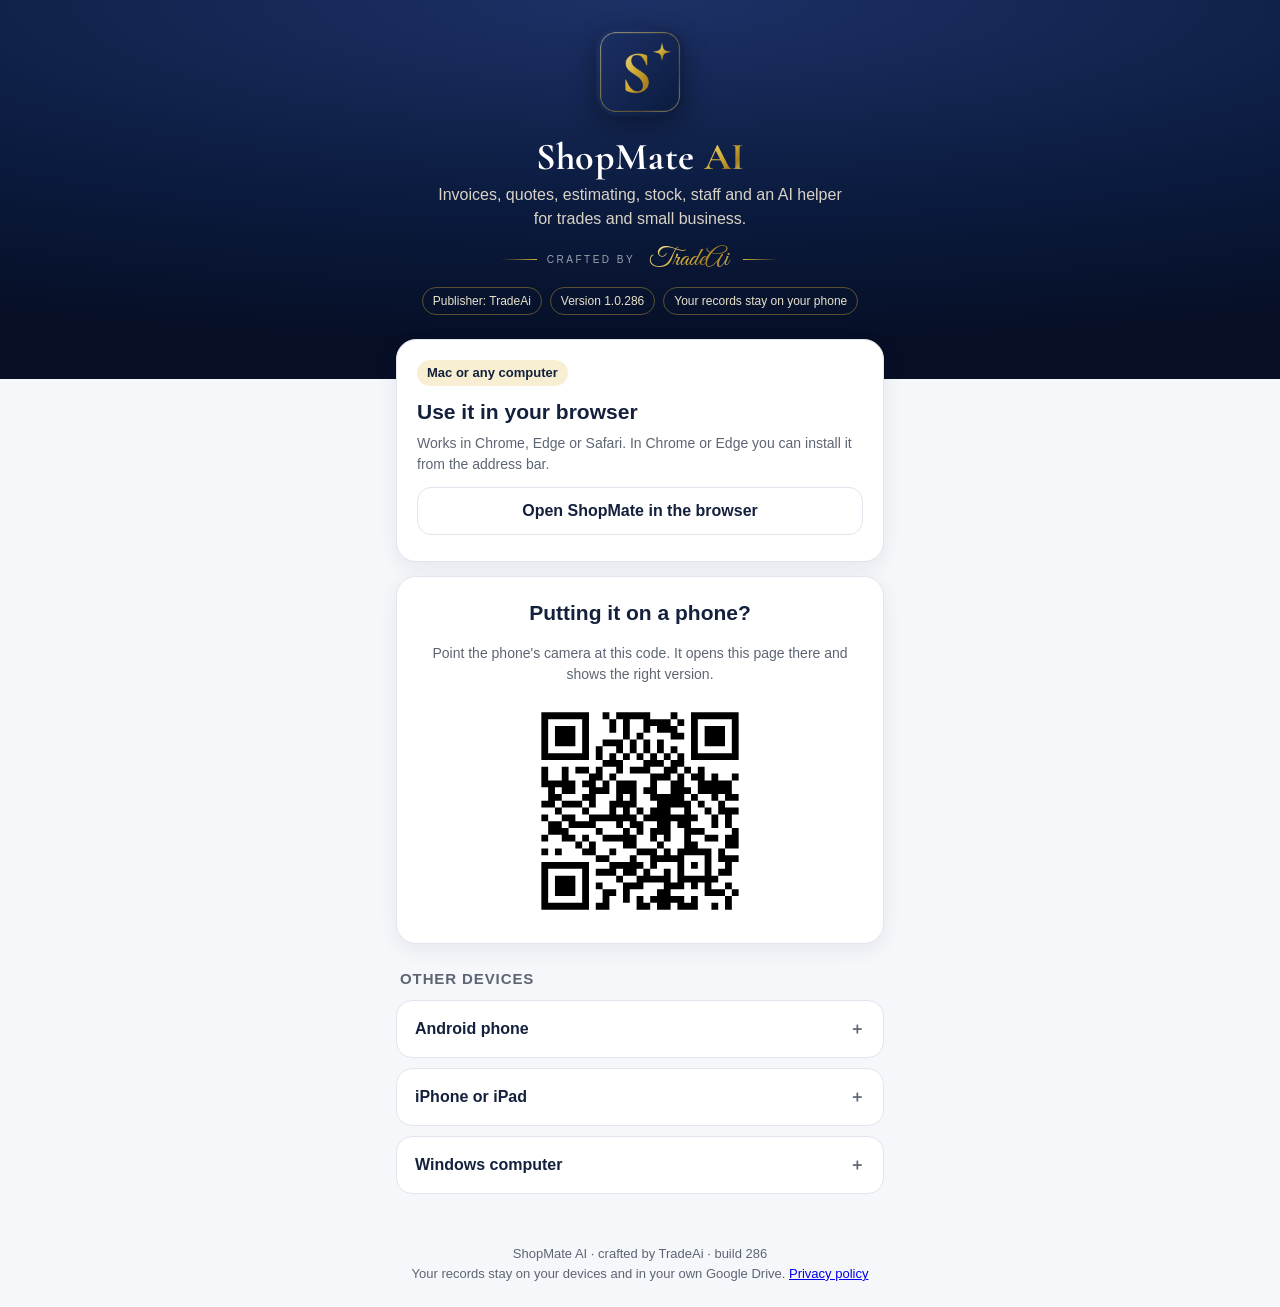
<file: index.html>
<!doctype html>
<html lang="en">
<head>
<meta charset="utf-8">
<meta name="viewport" content="width=device-width,initial-scale=1,viewport-fit=cover">
<title>Get ShopMate AI</title>
<meta name="description" content="ShopMate AI: invoices, sales, stock, staff, food safety and an AI helper for your shop. Get it for Android, iPhone or Windows.">
<meta name="theme-color" content="#0b1b3f">
<link rel="icon" href="app/icons/icon-192.png">
<link rel="apple-touch-icon" href="app/icons/apple-touch-icon.png">
<meta property="og:title" content="Get ShopMate AI">
<meta property="og:description" content="Open this link on your phone or computer. It shows the right version for it.">
<meta property="og:image" content="app/icons/icon-512.png">
<style>
@font-face{font-family:"Cormorant";src:url(app/fonts/cormorant-700.woff2) format("woff2");font-weight:700;font-display:swap}
@font-face{font-family:"GreatVibes";src:url(app/fonts/greatvibes-400.woff2) format("woff2");font-display:swap}
:root{--bg:#F6F7FB;--surface:#FFFFFF;--ink:#14213D;--muted:#5D6573;--line:#E2E5EE;--gold:#D4AF37;--goldg:linear-gradient(135deg,#f7e7a6 0%,#d4af37 45%,#a8801f 70%,#f3dc8c 100%);--gold-soft:#F8EFD2;--dark:#0b1b3f}
@media (prefers-color-scheme:dark){:root:not([data-theme="light"]){--bg:#15110B;--surface:#1F1912;--ink:#F3EEE3;--muted:#B5AC9C;--line:#3A3226;--gold-soft:#3A2D12}}
*{box-sizing:border-box}
body{margin:0;background:var(--bg);color:var(--ink);font:16px/1.5 -apple-system,BlinkMacSystemFont,"Segoe UI",Roboto,Arial,sans-serif;-webkit-text-size-adjust:100%}
.hero{background:radial-gradient(120% 90% at 50% 0%,#1d3166 0%,#0b1b3f 60%,#060f26 100%);color:#fff;padding:calc(28px + env(safe-area-inset-top,0px)) 16px 64px;text-align:center}
.hero img{width:88px;height:88px;border-radius:22px;box-shadow:0 8px 24px rgba(0,0,0,.35)}
.hero h1{margin:14px 0 4px;font:700 38px/1.1 Cormorant,Georgia,serif;letter-spacing:.3px}.hero h1 span,.gold{background:var(--goldg);-webkit-background-clip:text;background-clip:text;color:transparent}
.sig{display:flex;align-items:center;justify-content:center;gap:10px;margin-top:14px}.sig i{width:36px;height:1px;background:linear-gradient(90deg,transparent,#d4af37)}.sig i:last-child{background:linear-gradient(270deg,transparent,#d4af37)}.sig small{font-size:10px;letter-spacing:2.5px;text-transform:uppercase;color:rgba(255,255,255,.6)}.sig b{font:400 26px/1.1 GreatVibes,cursive;background:var(--goldg);-webkit-background-clip:text;background-clip:text;color:transparent;padding:0 4px}
.trust{display:flex;flex-wrap:wrap;justify-content:center;gap:8px;margin-top:14px}.trust span{font-size:12px;color:#E8E2CC;border:1px solid rgba(212,175,55,.4);border-radius:999px;padding:4px 10px}
.hero p{margin:0 auto;max-width:420px;color:#D9D3C6}
main{max-width:520px;margin:-40px auto 0;padding:0 16px calc(32px + env(safe-area-inset-bottom,0px))}
.card{background:var(--surface);border:1px solid var(--line);border-radius:20px;padding:20px;margin-bottom:14px;box-shadow:0 6px 20px rgba(27,34,48,.07)}
.card h2{margin:0 0 6px;font-size:21px}
.tag{display:inline-block;background:var(--gold-soft);color:var(--ink);font-size:13px;font-weight:700;border-radius:999px;padding:3px 10px;margin-bottom:10px}
.btn{display:flex;align-items:center;justify-content:center;gap:8px;width:100%;min-height:54px;border-radius:14px;background:var(--goldg);color:#1a1406;font-weight:800;font-size:17px;text-decoration:none;border:0;margin:12px 0 6px}
.btn.alt{background:transparent;border:1.5px solid var(--line);color:var(--ink);font-weight:700;min-height:48px;font-size:16px}
ol{margin:10px 0 0;padding-left:22px}ol li{margin:6px 0}
.muted{color:var(--muted);font-size:14px}
.warn{background:var(--gold-soft);border-radius:12px;padding:12px;margin-top:10px;font-size:15px}
details{background:var(--surface);border:1px solid var(--line);border-radius:16px;margin-bottom:10px}
summary{cursor:pointer;padding:16px 18px;font-weight:700;list-style:none;display:flex;justify-content:space-between;align-items:center;min-height:48px}
summary::after{content:"＋";color:var(--muted)}details[open] summary::after{content:"－"}
details .in{padding:0 18px 16px}
.qr{display:none;text-align:center}.qr div{display:inline-block;background:#fff;padding:12px;border-radius:14px;line-height:0}
.desk .qr{display:block}
h3{font-size:15px;color:var(--muted);text-transform:uppercase;letter-spacing:.06em;margin:24px 4px 10px}
footer{text-align:center;color:var(--muted);font-size:13px;padding:8px 16px 24px}
kbd{font:inherit;font-weight:700}
</style>
</head>
<body>
<div class="hero">
  <img src="app/icons/icon-512.png" alt="">
  <h1>ShopMate <span>AI</span></h1>
  <p>Invoices, quotes, estimating, stock, staff and an AI helper for trades and small business.</p>
  <div class="sig"><i></i><small>Crafted by</small><b>TradeAi</b><i></i></div>
  <div class="trust"><span>Publisher: TradeAi</span><span>Version 1.0.286</span><span>Your records stay on your phone</span></div>
</div>
<main>
  <div id="mine"></div>
  <div class="card" id="buyCard" hidden><span class="tag">Subscription</span><h2>Use ShopMate for your business</h2><p class="muted" id="buyPrice" style="margin:0"></p>
    <a class="btn" id="buyBtn" href="#">Subscribe</a>
    <p class="muted">Try it free first: every new install has a free trial. After you subscribe, your licence key arrives by email within about 10 minutes. In the app: Settings → Licence &amp; subscription.</p></div>
  <div class="card qr" id="qrCard"><h2>Putting it on a phone?</h2><p class="muted">Point the phone's camera at this code. It opens this page there and shows the right version.</p><div id="qr"></div></div>
  <h3 id="otherTitle">Other devices</h3>
  <div id="others"></div>
</main>
<footer>ShopMate AI · crafted by TradeAi · build 286<br>Your records stay on your devices and in your own Google Drive. <a href="privacy.html">Privacy policy</a></footer>

<template id="t-android">
  <div class="card"><span class="tag">Android phone</span><h2>ShopMate AI for Android</h2>
    <a class="btn" href="download/ShopMate-AI.apk" download>⬇ Download the app</a>
    <ol>
      <li>Tap <b>Download the app</b>. If the phone warns about the file, tap <b>Download anyway</b>.</li>
      <li>Open the downloaded file, then tap <b>Install</b>.</li>
      <li>If it asks, allow <b>Install unknown apps</b> for your browser, then go back and tap <b>Install</b>.</li>
    </ol>
    <p class="muted">Already have it? Installing this updates it and keeps all your records.</p>
    <details><summary>Why does Android warn me?</summary><div class="in"><p class="muted" style="margin-top:0">Android shows a warning for every app that doesn't come from the Play Store yet. ShopMate AI is signed by TradeAi and doesn't read your messages or contacts, send texts by itself or install other apps. If <b>Play Protect</b> asks, tap <b>More details</b> → <b>Install anyway</b>. The Play Store version is on its way.</p></div></details>
  </div>
</template>
<template id="t-iphone">
  <div class="card"><span class="tag">iPhone &amp; iPad</span><h2>ShopMate AI for iPhone</h2>
    <a class="btn" href="app/index.html">Open ShopMate</a>
    <ol>
      <li>Tap <b>Open ShopMate</b>.</li>
      <li>Tap the <b>Share</b> button <span aria-hidden="true">(the square with an arrow)</span> at the bottom of Safari.</li>
      <li>Scroll down and tap <b>Add to Home Screen</b>, then <b>Add</b>.</li>
      <li>From now on, open ShopMate from its new icon on your Home Screen.</li>
    </ol>
    <div class="warn" id="iosWarn" hidden>This page is open inside another app. Tap <b>⋯</b> or <b>Share</b> and choose <b>Open in Safari</b> first, so you can add ShopMate to your Home Screen.</div>
    <p class="muted">Use the Home Screen icon, not Safari: iPhone keeps their data separate. Updates arrive by themselves.</p>
  </div>
</template>
<template id="t-windows">
  <div class="card"><span class="tag">Windows computer</span><h2>ShopMate AI for Windows</h2>
    <a class="btn" href="download/ShopMate-AI-Setup.exe" download>⬇ Download for Windows</a>
    <ol>
      <li>Run <b>ShopMate-AI-Setup.exe</b> once it has downloaded.</li>
      <li>If Windows says <b>Windows protected your PC</b>, click <b>More info</b>, then <b>Run anyway</b>.</li>
      <li>Follow the steps. ShopMate appears on your desktop and Start menu.</li>
    </ol>
  </div>
</template>
<template id="t-browser">
  <div class="card"><span class="tag">Mac or any computer</span><h2>Use it in your browser</h2>
    <p class="muted" style="margin:0">Works in Chrome, Edge or Safari. In Chrome or Edge you can install it from the address bar.</p>
    <a class="btn alt" href="app/index.html">Open ShopMate in the browser</a>
  </div>
</template>

<script src="app/qrcode.js"></script>
<script>
(function () {
  var ua = navigator.userAgent || "";
  var ios = /iPhone|iPad|iPod/.test(ua) || (navigator.platform === "MacIntel" && navigator.maxTouchPoints > 1);
  var android = /Android/.test(ua);
  var windows = /Windows/.test(ua);
  var inApp = /FBAN|FBAV|Instagram|Line\/|Snapchat|GSA\/|; wv\)/.test(ua);
  var mine = ios ? "iphone" : android ? "android" : windows ? "windows" : "browser";
  var all = ["android", "iphone", "windows", "browser"];
  var names = { android: "Android phone", iphone: "iPhone or iPad", windows: "Windows computer", browser: "Mac or other computer (browser)" };
  function tpl(k) { return document.getElementById("t-" + k).content.cloneNode(true); }
  document.getElementById("mine").appendChild(tpl(mine));
  if (ios && inApp) { var w = document.getElementById("iosWarn"); if (w) w.hidden = false; }
  var others = document.getElementById("others");
  all.filter(function (k) { return k !== mine; }).forEach(function (k) {
    var d = document.createElement("details"), s = document.createElement("summary"), i = document.createElement("div");
    s.textContent = names[k]; i.className = "in";
    var t = tpl(k), c = t.querySelector(".card"); while (c.firstChild) i.appendChild(c.firstChild);
    var tag = i.querySelector(".tag"); if (tag) tag.remove();
    d.appendChild(s); d.appendChild(i); others.appendChild(d);
  });
  fetch("licence.json?t=" + Date.now()).then(function (r) { return r.json(); }).then(function (c) {
    if (!c || !c.buy) return;
    document.getElementById("buyBtn").href = c.buy;
    document.getElementById("buyPrice").textContent = [c.price, c.priceNote].filter(Boolean).join(" · ");
    document.getElementById("buyCard").hidden = false;
  }).catch(function () { });
  if (!ios && !android) {
    document.body.classList.add("desk");
    try { var q = qrcode(0, "M"); q.addData(location.href.split("#")[0]); q.make(); document.getElementById("qr").innerHTML = q.createSvgTag({ cellSize: 5, margin: 1, scalable: true }).replace("<svg ", '<svg style="width:200px;height:auto" '); } catch (e) { document.getElementById("qrCard").style.display = "none"; }
  }
})();
</script>
</body>
</html>
</file>
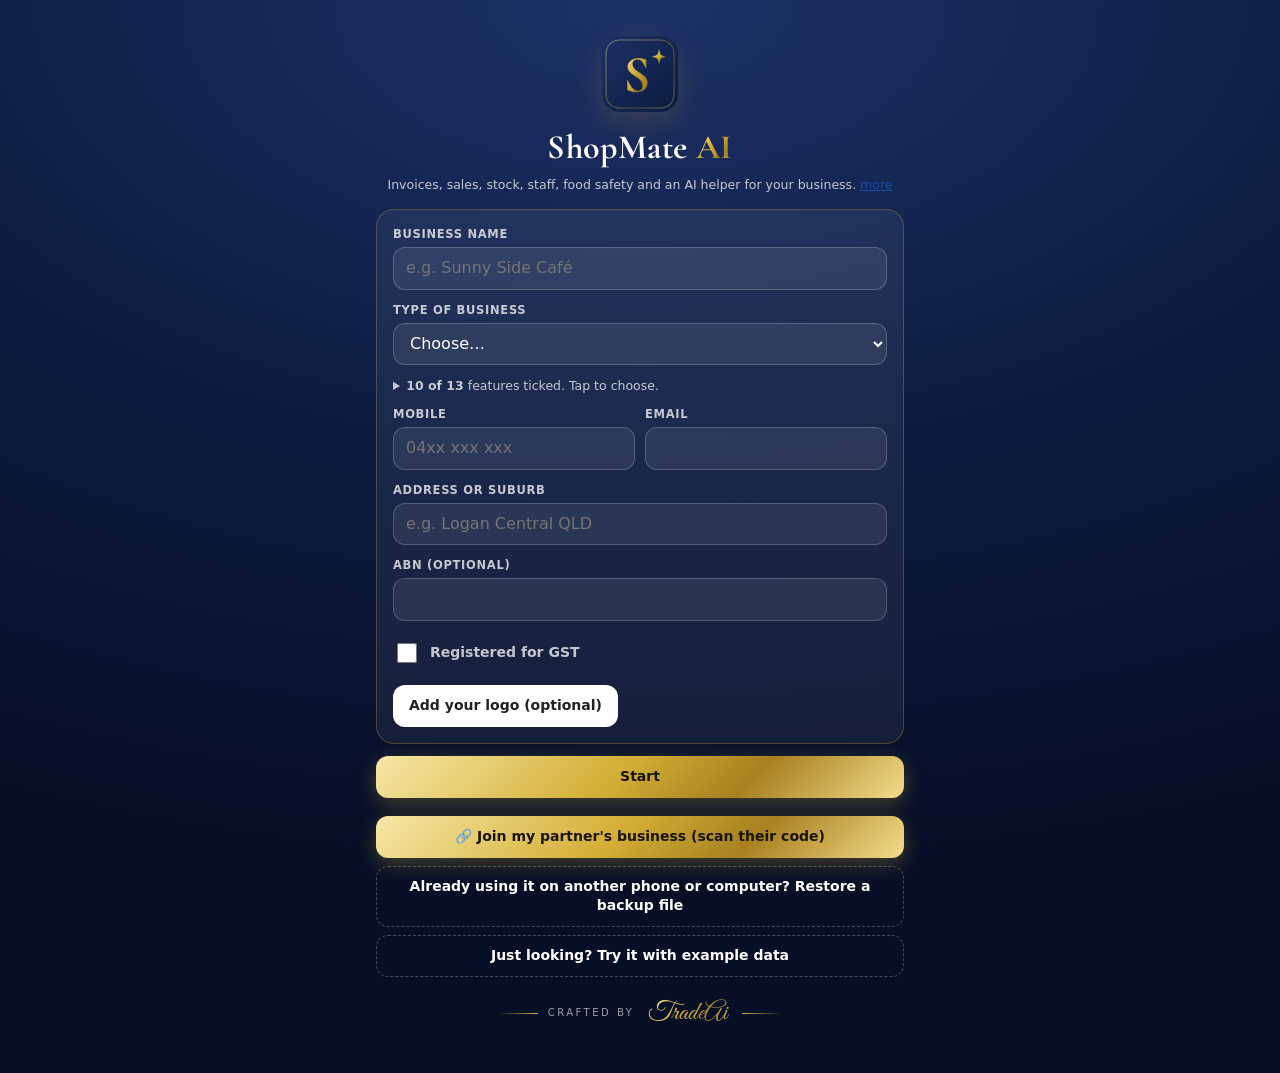
<file: app/index.html>
<!doctype html>
<html lang="en">
<head>
<script src="bridge.js?v=286"></script><script src="pdf.js?v=286"></script>
<link rel="manifest" href="manifest.webmanifest">
<link rel="apple-touch-icon" href="icons/apple-touch-icon.png">
<link rel="icon" href="icons/icon-192.png">
<meta name="apple-mobile-web-app-capable" content="yes">
<meta name="mobile-web-app-capable" content="yes">
<meta name="apple-mobile-web-app-title" content="ShopMate">
<meta name="apple-mobile-web-app-status-bar-style" content="default">
<meta name="theme-color" content="#F8F9FA">
<meta name="format-detection" content="telephone=no">
<meta charset="utf-8">
<meta name="viewport" content="width=device-width,initial-scale=1,viewport-fit=cover">
<title>ShopMate AI</title>
<link rel="stylesheet" href="css/app.css">
</head>
<body>
<script>/* "TradeAi presents": once each time the app starts, then it fades away */try{if(!sessionStorage.getItem("taiShown")){sessionStorage.setItem("taiShown","1");document.write('<div class="tai-splash" id="taiSplash" aria-hidden="true"><i></i><b>TradeAi</b><small>PRESENTS</small><i></i></div>');setTimeout(function(){var s=document.getElementById("taiSplash");if(s)s.remove();},2400);}}catch(e){}</script>
<div class="app">
  <div id="topHead"></div>
  <div id="banner"></div>
  <main id="main"></main>
</div>

<div class="dock" id="dock">
  <button class="dock-search" id="dockSearch" type="button" data-act="openSearch" data-ico="search"><span id="dockLbl">Search anything</span></button>
  <button class="dock-more" id="dockMore" type="button" data-act="pageMenu" aria-label="More for this page" title="More for this page" hidden>⋯</button>
  <button class="fab" id="fab" type="button" data-act="openFab" aria-label="Create new" title="Create new"><span aria-hidden="true">＋</span></button>
</div>

<nav class="tabs" aria-label="Sections"><div class="in">
  <button class="tab" type="button" data-tab="invoices" data-ico="home">Home</button>
  <button class="tab" type="button" data-invtab="1" data-ico="invoice">Invoices</button>
  <button class="tab" type="button" data-tab="customers" data-ico="people">Customers</button>
  <button class="tab" type="button" data-tab="reports" data-ico="chart">Reports</button>
  <button class="tab" type="button" data-act="openMore" data-more="1" data-ico="grid">More</button>
  <button class="tab ai" type="button" data-act="openAi" aria-label="Ask AI"><span class="ai-chip"><b>AI</b><span class="spark">✦</span></span><span>AI</span></button>
</div></nav>

<div id="sheet"></div>
<div id="toast" class="toast" hidden></div>

<script src="js/app.js"></script>
</body>
</html>
</file>
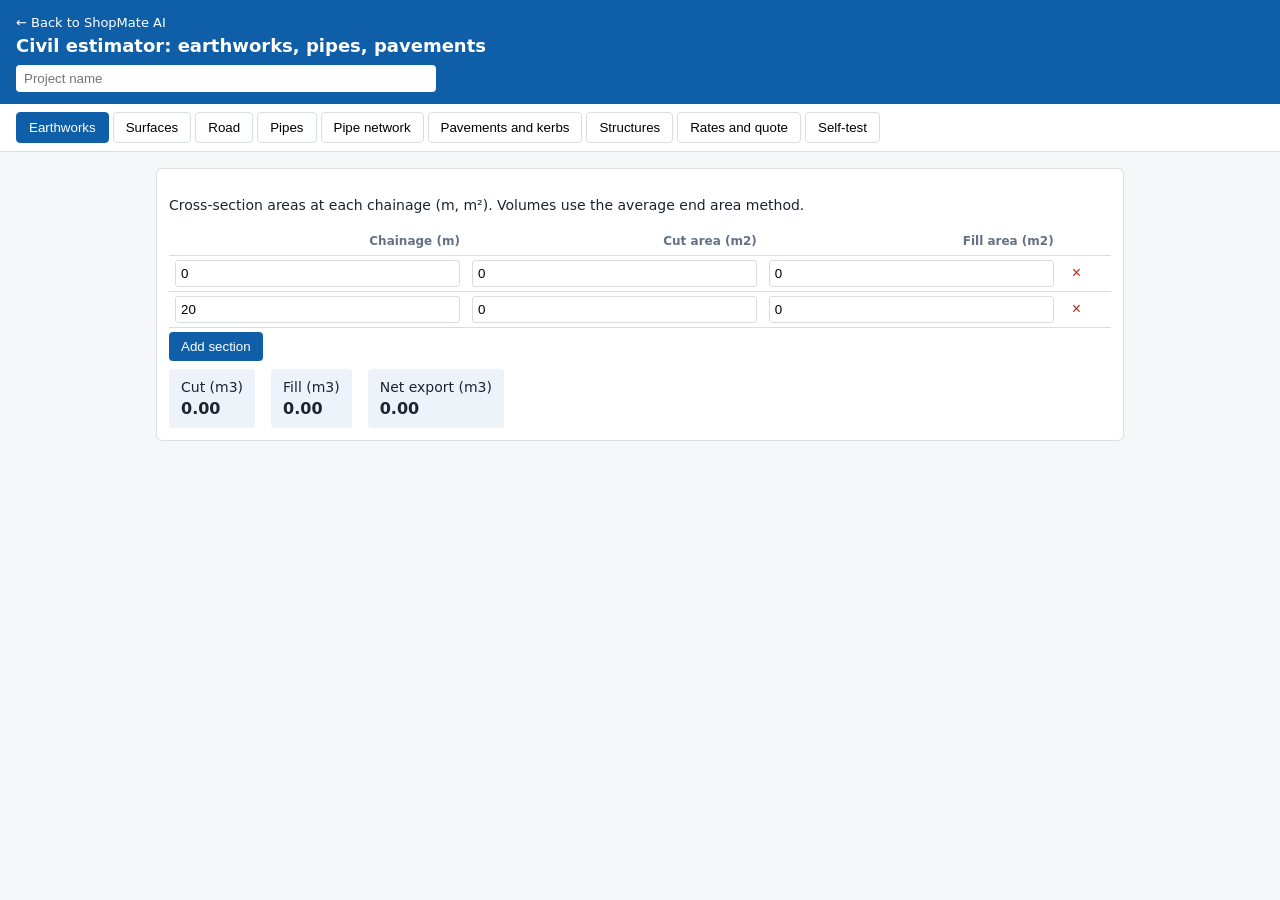
<file: app/civil/index.html>
<!doctype html>
<html lang="en">
<head>
<meta charset="utf-8">
<meta name="viewport" content="width=device-width,initial-scale=1,viewport-fit=cover"><meta name="theme-color" content="#0F5FA8">
<title>ShopMate AI · Civil Estimator</title>
<style>
:root{--bg:#f5f6f8;--card:#fff;--ink:#1c2430;--mute:#667085;--line:#d9dde3;--acc:#0f5fa8;--ok:#1a7f4b;--bad:#b42318}
*{box-sizing:border-box}
body{margin:0;font:14px/1.45 system-ui,Segoe UI,Arial,sans-serif;background:var(--bg);color:var(--ink)}
header{background:var(--acc);color:#fff;padding:12px 16px}
header h1{margin:0;font-size:18px}
header input{margin-top:6px;width:min(420px,100%);padding:6px 8px;border:0;border-radius:4px}
nav{display:flex;flex-wrap:wrap;gap:4px;padding:8px 16px;background:#fff;border-bottom:1px solid var(--line)}
nav button{border:1px solid var(--line);background:#fff;padding:7px 12px;border-radius:4px;cursor:pointer}
nav button.on{background:var(--acc);color:#fff;border-color:var(--acc)}
main{padding:16px;max-width:1000px;margin:auto}
.tab{display:none}.tab.active{display:block}
.card{background:var(--card);border:1px solid var(--line);border-radius:6px;padding:12px;margin-bottom:12px;overflow-x:auto}
table{border-collapse:collapse;width:100%}
th,td{padding:4px 6px;text-align:left;border-bottom:1px solid var(--line);white-space:nowrap}
th{font-size:12px;color:var(--mute);font-weight:600}
td input{width:100%;min-width:70px;padding:5px;border:1px solid var(--line);border-radius:3px}
td.num,th.num{text-align:right}
button.btn{background:var(--acc);color:#fff;border:0;padding:7px 12px;border-radius:4px;cursor:pointer;margin:4px 6px 0 0}
button.x{background:none;border:0;color:var(--bad);cursor:pointer;font-size:16px}
.sum{display:flex;gap:16px;flex-wrap:wrap;margin-top:8px}
.sum div{background:#eef3f9;padding:8px 12px;border-radius:4px}
.sum b{display:block;font-size:16px}
.tot td{font-weight:700;border-top:2px solid var(--ink)}
.ok{color:var(--ok)}.bad{color:var(--bad)}
textarea{width:100%;padding:6px;border:1px solid var(--line);border-radius:4px;font:12px/1.4 monospace;margin:4px 0}
@media print{header input,nav,.noprint{display:none!important}body{background:#fff}.card{border:0}}
</style>
</head>
<body>
<header>
  <a href="../index.html" style="color:#fff;text-decoration:none;font-size:13px">&larr; Back to ShopMate AI</a>
  <h1>Civil estimator: earthworks, pipes, pavements</h1>
  <input id="project" placeholder="Project name">
</header>
<nav class="noprint" id="nav">
  <button data-t="earth" class="on">Earthworks</button>
  <button data-t="surf">Surfaces</button>
  <button data-t="road">Road</button>
  <button data-t="pipes">Pipes</button>
  <button data-t="net">Pipe network</button>
  <button data-t="pave">Pavements and kerbs</button>
  <button data-t="struct">Structures</button>
  <button data-t="quote">Rates and quote</button>
  <button data-t="test">Self-test</button>
</nav>
<main>
  <section class="tab active" id="tab-earth">
    <div class="card">
      <p>Cross-section areas at each chainage (m, m²). Volumes use the average end area method.</p>
      <div id="t-sections"></div>
      <button class="btn noprint" data-add="sections">Add section</button>
      <div class="sum" id="s-earth"></div>
    </div>
  </section>
  <section class="tab" id="tab-surf">
    <div class="card">
      <p>Survey surfaces: paste points as <b>X, Y, Z</b> (or <b>ID, X, Y, Z</b>), one per line, or load a .csv, .txt or .dxf file (DXF points, 3D faces and 3D polyline vertices).</p>
      <p><b>Existing ground</b></p>
      <textarea id="eg" rows="6" data-surf="egText" placeholder="X, Y, Z"></textarea>
      <input type="file" id="egFile" accept=".csv,.txt,.xyz,.dxf" class="noprint">
      <p><b>Design surface</b></p>
      <label><input type="radio" name="dm" value="level" data-surf="dmode" checked> Flat level (pad)</label>
      <input id="dgLevel" data-surf="dgLevel" type="number" step="any" style="width:110px;padding:5px">
      <br>
      <label><input type="radio" name="dm" value="pts" data-surf="dmode"> Design points</label>
      <textarea id="dg" rows="4" data-surf="dgText" placeholder="X, Y, Z"></textarea>
      <input type="file" id="dgFile" accept=".csv,.txt,.xyz,.dxf" class="noprint">
      <p><label>Contour every (m) <input id="ci" data-surf="contourInt" type="number" step="any" style="width:80px;padding:5px"></label> <label>Grid size (m) <input id="cs" data-surf="cs" type="number" step="any" value="1" style="width:80px;padding:5px"></label></p>
      <button class="btn noprint" id="b-surf">Calculate cut and fill</button>
      <label class="noprint"><input type="checkbox" id="useSurf"> Use these volumes in the quote</label>
      <div class="sum" id="s-surf"></div>
      <canvas id="plan" width="640" height="420" style="width:100%;max-width:640px;border:1px solid var(--line);margin-top:8px"></canvas>
      <p class="noprint" style="color:var(--mute);font-size:12px">Red = cut (ground above design), blue = fill. Grey lines are the triangles of the existing ground surface, green lines are contours.</p>
    </div>
  </section>
  <section class="tab" id="tab-road">
    <div class="card">
      <p><b>Alignment</b>: East and North in m, set a curve radius at a point to put a circular curve there. Uses the existing ground from the Surfaces tab.</p>
      <div id="t-al"></div><button class="btn noprint" data-add="al">Add point</button>
      <input type="file" id="alFile" accept=".dxf" class="noprint"> <span class="noprint" style="color:var(--mute);font-size:12px">Load an alignment from a DXF polyline</span>
      <p><b>Design profile</b>: chainage and finished centreline level, straight grades between points, or set a curve length at a point for a parabolic vertical curve.</p>
      <div id="t-vp"></div><button class="btn noprint" data-add="vp">Add point</button>
      <p><b>Road template</b></p>
      <p>
        <label>Half width (m) <input data-tpl="w" type="number" step="any" style="width:80px;padding:5px"></label>
        <label>Crossfall % <input data-tpl="cross" type="number" step="any" style="width:70px;padding:5px"></label>
        <label>Cut batter H:1 <input data-tpl="cutH" type="number" step="any" style="width:70px;padding:5px"></label>
        <label>Fill batter H:1 <input data-tpl="fillH" type="number" step="any" style="width:70px;padding:5px"></label>
        <label>Station every (m) <input data-tpl="interval" type="number" step="any" style="width:70px;padding:5px"></label>
        <label>Start chainage <input data-tpl="startCh" type="number" step="any" style="width:80px;padding:5px"></label>
        <label>Superelevation % on curves <input data-tpl="superE" type="number" step="any" style="width:70px;padding:5px"></label>
        <label>Runoff length (m) <input data-tpl="runoff" type="number" step="any" style="width:70px;padding:5px"></label>
        <label><input data-tpl="kerb" type="checkbox"> Kerb both sides</label>
      </p>
      <p><b>Pavement layers</b> (thickness in mm, over the full carriageway width)</p>
      <div id="t-layers"></div><button class="btn noprint" data-add="layers">Add layer</button>
      <p><button class="btn noprint" id="b-road">Calculate road</button>
      <label class="noprint"><input type="checkbox" id="useRoad"> Use these quantities in the quote</label></p>
      <div class="sum" id="s-road"></div>
      <canvas id="prof" width="640" height="260" style="width:100%;max-width:640px;border:1px solid var(--line);margin-top:8px"></canvas>
      <div id="road-table"></div>
    </div>
  </section>
  <section class="tab" id="tab-pipes">
    <div class="card">
      <p>One row per pipe run. Length in m, diameter in mm, trench width, depth and bedding depth in m.</p>
      <div id="t-pipes"></div>
      <button class="btn noprint" data-add="pipes">Add pipe run</button> <button class="btn noprint" data-cam="pipes" data-kind="line">Measure run with camera</button>
      <div class="sum" id="s-pipes"></div>
    </div>
  </section>
  <section class="tab" id="tab-net">
    <div class="card">
      <p>Pipe network: one row per run, with ground and invert levels at the upstream (US) and downstream (DS) pit. Trench width is pipe diameter plus 0.6 m (minimum 0.75 m); pipe wall allowance 0.1 m; checks for grade under 0.5% and cover under 0.6 m.</p>
      <div id="t-net"></div>
      <button class="btn noprint" data-add="net">Add pipe run</button>
      <div class="sum" id="s-net"></div>
      <div id="net-out"></div>
    </div>
  </section>
  <section class="tab" id="tab-pave">
    <div class="card">
      <p>Pavement layers: length and width in m, thickness in mm. Use the same layer name to group layers.</p>
      <div id="t-pave"></div>
      <button class="btn noprint" data-add="pave">Add layer</button> <button class="btn noprint" data-cam="pave" data-kind="area">Measure area with camera</button>
      <div class="sum" id="s-pave"></div>
    </div>
    <div class="card">
      <p>Kerbs (length in m)</p>
      <div id="t-kerbs"></div>
      <button class="btn noprint" data-add="kerbs">Add kerb</button> <button class="btn noprint" data-cam="kerbs" data-kind="line">Measure kerb with camera</button>
    </div>
  </section>
  <section class="tab" id="tab-struct">
    <div class="card"><p><b>Retaining walls</b></p><div id="t-walls"></div><button class="btn noprint" data-add="walls">Add wall</button></div>
    <div class="card"><p><b>Culverts</b> (pipe or box, length each and number)</p><div id="t-culverts"></div><button class="btn noprint" data-add="culverts">Add culvert</button></div>
    <div class="card"><p><b>Bridges</b></p><div id="t-bridges"></div><button class="btn noprint" data-add="bridges">Add bridge</button></div>
    <div class="card"><p><b>Piling</b></p><div id="t-piles"></div><button class="btn noprint" data-add="piles">Add pile group</button></div>
  </section>
  <section class="tab" id="tab-quote">
    <div class="card">
      <table id="quote-table"></table>
      <div class="sum" id="s-quote"></div>
      <label class="noprint">Margin % <input id="margin" type="number" step="0.1" style="width:80px"></label>
      <label class="noprint">GST % <input id="gst" type="number" step="0.1" style="width:80px"></label>
      <div class="noprint">
        <button class="btn" id="b-xls">Export Excel</button>
        <button class="btn" id="b-pdf">Export PDF</button>
        <button class="btn" id="b-json">Send to ShopMate Quotes</button>
        <button class="btn" id="b-job">Export job for DesignAI / BuildersAI</button>
        <button class="btn" id="b-save">Save job file</button>
        <label style="background:var(--acc);color:#fff;padding:7px 12px;border-radius:4px;cursor:pointer;margin:4px 6px 0 0;display:inline-block">Open job file <input type="file" id="jobFile" accept=".tjob,.json" hidden></label>
      </div>
    </div>
  </section>
  <section class="tab" id="tab-test">
    <div class="card">
      <button class="btn" id="b-test">Run self-test</button>
      <div id="test-out"></div>
    </div>
  </section>
</main>

<script src="../live-cam.js"></script><script src="../ar-lite.js"></script>
<script id="calc">
const C = {
  sections(rows) {
    const r = rows.slice().sort((a, b) => a.ch - b.ch);
    let cut = 0, fill = 0;
    for (let i = 0; i < r.length - 1; i++) {
      const L = r[i + 1].ch - r[i].ch;
      cut += (r[i].cut + r[i + 1].cut) / 2 * L;
      fill += (r[i].fill + r[i + 1].fill) / 2 * L;
    }
    return { cut, fill, net: cut - fill };
  },
  pipe(p) {
    const exc = p.len * p.w * p.d;
    const bed = p.len * p.w * p.b;
    const disp = Math.PI * Math.pow(p.dia / 2000, 2) * p.len;
    return { exc, bed, disp, back: exc - bed - disp };
  },
  pave(p) {
    const area = p.len * p.w;
    return { area, vol: area * p.t / 1000 };
  },
  totals(S) {
    const earth = C.sections(S.sections);
    const pipes = { exc: 0, bed: 0, back: 0, byDia: {} };
    S.pipes.forEach(p => {
      const c = C.pipe(p);
      pipes.exc += c.exc; pipes.bed += c.bed; pipes.back += c.back;
      pipes.byDia[p.dia] = (pipes.byDia[p.dia] || 0) + p.len;
    });
    const pave = { area: 0, byName: {} };
    S.pave.forEach(p => {
      const c = C.pave(p);
      pave.area += c.area;
      const n = p.name || 'Layer';
      pave.byName[n] = (pave.byName[n] || 0) + c.vol;
    });
    const kerb = S.kerbs.reduce((a, k) => a + k.len, 0);
    return { earth, pipes, pave, kerb };
  },
  lines(S) {
    const t = C.totals(S);
    const L = [];
    L.push({ key: 'earth_cut', label: 'Bulk excavation (cut)', unit: 'm3', qty: t.earth.cut });
    L.push({ key: 'earth_fill', label: 'Bulk fill', unit: 'm3', qty: t.earth.fill });
    if (S.surf && S.surf.use) {
      L.push({ key: 'surf_cut', label: 'Bulk cut (surface model)', unit: 'm3', qty: S.surf.cut });
      L.push({ key: 'surf_fill', label: 'Bulk fill (surface model)', unit: 'm3', qty: S.surf.fill });
    }
    L.push({ key: 'trench_exc', label: 'Trench excavation', unit: 'm3', qty: t.pipes.exc });
    L.push({ key: 'bedding', label: 'Pipe bedding', unit: 'm3', qty: t.pipes.bed });
    L.push({ key: 'backfill', label: 'Trench backfill', unit: 'm3', qty: t.pipes.back });
    Object.keys(t.pipes.byDia).forEach(d =>
      L.push({ key: 'pipe_' + d, label: 'Supply and lay pipe DN' + d, unit: 'm', qty: t.pipes.byDia[d] }));
    Object.keys(t.pave.byName).forEach(n =>
      L.push({ key: 'pave_' + n, label: 'Pavement: ' + n, unit: 'm3', qty: t.pave.byName[n] }));
    L.push({ key: 'kerb', label: 'Kerb and channel', unit: 'm', qty: t.kerb });
    return L.concat(C.extraLines(S)).filter(l => l.qty > 0);
  },
  quote(lines, rates, margin, gst) {
    const sub = lines.reduce((a, l) => a + l.qty * (rates[l.key] || 0), 0);
    const withMargin = sub * (1 + margin / 100);
    const gstAmt = withMargin * gst / 100;
    return { sub, margin: withMargin - sub, gst: gstAmt, total: withMargin + gstAmt };
  },
  parsePoints(text) {
    const out = [];
    String(text || '').split(/\r?\n/).forEach(l => {
      const t = l.trim().split(/[\s,;]+/).filter(Boolean);
      const n = t.map(Number);
      if (t.length >= 4 && n.slice(1, 4).every(Number.isFinite)) out.push({ x: n[1], y: n[2], z: n[3] });
      else if (t.length >= 3 && n.slice(0, 3).every(Number.isFinite)) out.push({ x: n[0], y: n[1], z: n[2] });
    });
    return out;
  },
  parseDxf(text) {
    const L = String(text || '').split(/\r?\n/), out = [];
    let ent = null, cur = null;
    const flush = () => {
      if (!cur) return;
      const v = (a, b, c) => { if (cur[a] !== undefined && cur[b] !== undefined && cur[c] !== undefined) out.push({ x: +cur[a], y: +cur[b], z: +cur[c] }); };
      if (ent === 'POINT' || ent === 'VERTEX') v(10, 20, 30);
      else if (ent === '3DFACE') { v(10, 20, 30); v(11, 21, 31); v(12, 22, 32); v(13, 23, 33); }
      cur = null; ent = null;
    };
    for (let i = 0; i + 1 < L.length; i += 2) {
      const code = parseInt(L[i].trim(), 10), val = L[i + 1].trim();
      if (code === 0) { flush(); if (val === 'POINT' || val === 'VERTEX' || val === '3DFACE') { ent = val; cur = {}; } }
      else if (cur) cur[code] = val;
    }
    flush();
    return out.filter(p => Number.isFinite(p.x) && Number.isFinite(p.y) && Number.isFinite(p.z));
  },
  bbox(pts) {
    let x0 = Infinity, y0 = Infinity, x1 = -Infinity, y1 = -Infinity;
    pts.forEach(p => { if (p.x < x0) x0 = p.x; if (p.x > x1) x1 = p.x; if (p.y < y0) y0 = p.y; if (p.y > y1) y1 = p.y; });
    return { x0, y0, x1, y1 };
  },
  tin(points) {
    const seen = new Set(), P = [];
    points.forEach(p => { const k = p.x.toFixed(4) + '|' + p.y.toFixed(4); if (!seen.has(k)) { seen.add(k); P.push(p); } });
    if (P.length < 3) return { pts: P, tris: [] };
    const b = C.bbox(P), d = Math.max(b.x1 - b.x0, b.y1 - b.y0) || 1, mx = (b.x0 + b.x1) / 2, my = (b.y0 + b.y1) / 2;
    const q = P.map(p => ({ x: (p.x - mx) / d, y: (p.y - my) / d }));
    const n = q.length;
    q.push({ x: -20, y: -20 }, { x: 0, y: 20 }, { x: 20, y: -20 });
    const inCirc = (t, p) => {
      const a = q[t[0]], bb = q[t[1]], c = q[t[2]];
      const ax = a.x - p.x, ay = a.y - p.y, bx = bb.x - p.x, by = bb.y - p.y, cx = c.x - p.x, cy = c.y - p.y;
      const det = (ax * ax + ay * ay) * (bx * cy - cx * by) - (bx * bx + by * by) * (ax * cy - cx * ay) + (cx * cx + cy * cy) * (ax * by - bx * ay);
      const o = (bb.x - a.x) * (c.y - a.y) - (bb.y - a.y) * (c.x - a.x);
      return o > 0 ? det > 1e-12 : det < -1e-12;
    };
    let tris = [[n, n + 1, n + 2]];
    for (let i = 0; i < n; i++) {
      const bad = [], keep = [], edges = new Map();
      tris.forEach(t => (inCirc(t, q[i]) ? bad : keep).push(t));
      bad.forEach(t => [[t[0], t[1]], [t[1], t[2]], [t[2], t[0]]].forEach(e => {
        const k = e[0] < e[1] ? e[0] + '_' + e[1] : e[1] + '_' + e[0];
        edges.set(k, edges.has(k) ? null : e);
      }));
      tris = keep;
      edges.forEach(e => { if (e) tris.push([e[0], e[1], i]); });
    }
    return { pts: P, tris: tris.filter(t => t[0] < n && t[1] < n && t[2] < n) };
  },
  raster(tin, g) {
    const z = new Float64Array(g.nx * g.ny).fill(NaN), P = tin.pts;
    tin.tris.forEach(t => {
      const a = P[t[0]], b = P[t[1]], c = P[t[2]];
      const den = (b.y - c.y) * (a.x - c.x) + (c.x - b.x) * (a.y - c.y);
      if (Math.abs(den) < 1e-12) return;
      const i0 = Math.max(0, Math.floor((Math.min(a.x, b.x, c.x) - g.x0) / g.cs)), i1 = Math.min(g.nx - 1, Math.ceil((Math.max(a.x, b.x, c.x) - g.x0) / g.cs));
      const j0 = Math.max(0, Math.floor((Math.min(a.y, b.y, c.y) - g.y0) / g.cs)), j1 = Math.min(g.ny - 1, Math.ceil((Math.max(a.y, b.y, c.y) - g.y0) / g.cs));
      for (let j = j0; j <= j1; j++) for (let i = i0; i <= i1; i++) {
        const px = g.x0 + (i + 0.5) * g.cs, py = g.y0 + (j + 0.5) * g.cs;
        const l1 = ((b.y - c.y) * (px - c.x) + (c.x - b.x) * (py - c.y)) / den;
        const l2 = ((c.y - a.y) * (px - c.x) + (a.x - c.x) * (py - c.y)) / den;
        const l3 = 1 - l1 - l2, e = -1e-9;
        if (l1 >= e && l2 >= e && l3 >= e) z[j * g.nx + i] = l1 * a.z + l2 * b.z + l3 * c.z;
      }
    });
    return z;
  },
  cutFill(egPts, design, cs) {
    const tin = C.tin(egPts);
    if (!tin.tris.length) return null;
    const b = C.bbox(tin.pts), w = b.x1 - b.x0, h = b.y1 - b.y0;
    let step = cs > 0 ? cs : 1;
    while ((w / step) * (h / step) > 2e6) step *= 2;
    const g = { x0: b.x0, y0: b.y0, cs: step, nx: Math.max(1, Math.ceil(w / step)), ny: Math.max(1, Math.ceil(h / step)) };
    const ze = C.raster(tin, g), zd = design.tin ? C.raster(design.tin, g) : null;
    const dz = new Float64Array(ze.length).fill(NaN), cell = step * step;
    let cut = 0, fill = 0, area = 0;
    for (let k = 0; k < ze.length; k++) {
      const d = zd ? zd[k] : design.level;
      if (!Number.isFinite(ze[k]) || !Number.isFinite(d)) continue;
      const v = ze[k] - d; dz[k] = v; area += cell;
      if (v > 0) cut += v * cell; else fill -= v * cell;
    }
    return { cut, fill, net: cut - fill, area, g, dz, tin };
  },
  zAt(tin, x, y) {
    if (!tin._bb) tin._bb = tin.tris.map(t => { const a = tin.pts[t[0]], b = tin.pts[t[1]], c = tin.pts[t[2]]; return [Math.min(a.x, b.x, c.x), Math.max(a.x, b.x, c.x), Math.min(a.y, b.y, c.y), Math.max(a.y, b.y, c.y)]; });
    for (let k = 0; k < tin.tris.length; k++) {
      const bb = tin._bb[k];
      if (x < bb[0] || x > bb[1] || y < bb[2] || y > bb[3]) continue;
      const t = tin.tris[k], a = tin.pts[t[0]], b = tin.pts[t[1]], c = tin.pts[t[2]];
      const den = (b.y - c.y) * (a.x - c.x) + (c.x - b.x) * (a.y - c.y);
      if (Math.abs(den) < 1e-12) continue;
      const l1 = ((b.y - c.y) * (x - c.x) + (c.x - b.x) * (y - c.y)) / den, l2 = ((c.y - a.y) * (x - c.x) + (a.x - c.x) * (y - c.y)) / den, l3 = 1 - l1 - l2, e = -1e-9;
      if (l1 >= e && l2 >= e && l3 >= e) return l1 * a.z + l2 * b.z + l3 * c.z;
    }
    return NaN;
  },
  alignment(pts) {
    const segs = []; let ch = 0;
    const unit = (a, b) => { const dx = b.x - a.x, dy = b.y - a.y, l = Math.hypot(dx, dy); return l < 1e-9 ? null : { x: dx / l, y: dy / l, l }; };
    const line = (a, b) => { const u = unit(a, b); if (!u) return; segs.push({ type: 'line', x: a.x, y: a.y, dx: u.x, dy: u.y, len: u.l, ch0: ch }); ch += u.l; };
    const n = pts.length;
    if (n < 2) return { segs, length: 0 };
    let cur = pts[0];
    for (let i = 1; i < n - 1; i++) {
      const R = pts[i].r || 0, u1 = unit(pts[i - 1], pts[i]), u2 = unit(pts[i], pts[i + 1]);
      let done = false;
      if (R > 0 && u1 && u2) {
        const delta = Math.acos(Math.max(-1, Math.min(1, u1.x * u2.x + u1.y * u2.y)));
        if (delta > 1e-6 && delta < Math.PI - 1e-6) {
          let LS = pts[i].ls || 0, ths = LS > 0 ? LS / (2 * R) : 0;
          if (delta <= 2 * ths + 1e-6) { LS = 0; ths = 0; }
          const sp = LS > 0; let T = R * Math.tan(delta / 2);
          if (sp) { const f = C.clo(LS, R, LS); T = (R + f.y - R * (1 - Math.cos(ths))) * Math.tan(delta / 2) + f.x - R * Math.sin(ths); }
          const avail1 = Math.hypot(pts[i].x - cur.x, pts[i].y - cur.y), avail2 = u2.l * ((pts[i + 1].r || 0) > 0 && i + 1 < n - 1 ? 0.5 : 1);
          if (T <= avail1 + 1e-9 && T <= avail2 + 1e-9) {
            const dir = (u1.x * u2.y - u1.y * u2.x) > 0 ? 1 : -1, h0 = Math.atan2(u1.y, u1.x), h1 = Math.atan2(u2.y, u2.x);
            const ts = { x: pts[i].x - u1.x * T, y: pts[i].y - u1.y * T }; let sc = ts, hs = h0;
            line(cur, ts);
            if (sp) {
              segs.push({ type: 'spiral', x: ts.x, y: ts.y, h: h0, r: R, ls: LS, dir, back: false, len: LS, ch0: ch }); ch += LS;
              const f = C.clo(LS, R, LS);
              sc = { x: ts.x + f.x * Math.cos(h0) - dir * f.y * Math.sin(h0), y: ts.y + f.x * Math.sin(h0) + dir * f.y * Math.cos(h0) }; hs = h0 + dir * ths;
            }
            const ux = Math.cos(hs), uy = Math.sin(hs), nx = dir > 0 ? -uy : uy, ny = dir > 0 ? ux : -ux, cx = sc.x + nx * R, cy = sc.y + ny * R, arcLen = R * (delta - 2 * ths);
            segs.push({ type: 'arc', cx, cy, r: R, a0: Math.atan2(sc.y - cy, sc.x - cx), dir, len: arcLen, ch0: ch, sp }); ch += arcLen;
            const st = { x: pts[i].x + u2.x * T, y: pts[i].y + u2.y * T };
            if (sp) { segs.push({ type: 'spiral', x: st.x, y: st.y, h: h1 + Math.PI, r: R, ls: LS, dir: -dir, back: true, len: LS, ch0: ch }); ch += LS; }
            cur = st; done = true;
          }
        }
      }
      if (!done) { line(cur, pts[i]); cur = pts[i]; }
    }
    line(cur, pts[n - 1]);
    return { segs, length: ch };
  },
  clo(t, R, ls) { const f = t * t / (2 * R * ls); return { x: t * (1 - f * f / 10 + Math.pow(f, 4) / 216), y: t * (f / 3 - Math.pow(f, 3) / 42 + Math.pow(f, 5) / 1320), phi: f }; },
  pointAt(al, d) {
    const s = al.segs.find(g => d <= g.ch0 + g.len + 1e-9) || al.segs[al.segs.length - 1], t = Math.min(Math.max(d - s.ch0, 0), s.len);
    if (s.type === 'spiral') {
      const f = C.clo(s.back ? s.len - t : t, s.r, s.ls), c = Math.cos(s.h), n = Math.sin(s.h), hd = s.back ? s.h - Math.PI + s.dir * f.phi : s.h + s.dir * f.phi;
      return { x: s.x + f.x * c - s.dir * f.y * n, y: s.y + f.x * n + s.dir * f.y * c, dx: Math.cos(hd), dy: Math.sin(hd) };
    }
    if (s.type === 'arc') {
      const a = s.a0 + s.dir * t / s.r;
      return { x: s.cx + s.r * Math.cos(a), y: s.cy + s.r * Math.sin(a), dx: -s.dir * Math.sin(a), dy: s.dir * Math.cos(a) };
    }
    return { x: s.x + s.dx * t, y: s.y + s.dy * t, dx: s.dx, dy: s.dy };
  },
  superAt(al, d, ro) {
    let best = { t: 0, dir: 1 };
    al.segs.forEach(s => {
      if (s.type === 'spiral') { if (d >= s.ch0 && d <= s.ch0 + s.len) { const u = (d - s.ch0) / s.len, t = s.back ? 1 - u : u; if (t > best.t) best = { t, dir: s.back ? -s.dir : s.dir }; } return; }
      if (s.type !== 'arc') return;
      let t = 0; const ro0 = s.sp ? 0 : ro;
      if (d >= s.ch0 && d <= s.ch0 + s.len) t = 1;
      else if (ro0 > 0 && d < s.ch0 && d >= s.ch0 - ro0) t = (d - (s.ch0 - ro0)) / ro0;
      else if (ro0 > 0 && d > s.ch0 + s.len && d <= s.ch0 + s.len + ro0) t = 1 - (d - (s.ch0 + s.len)) / ro0;
      if (t > best.t) best = { t, dir: s.dir };
    });
    return best;
  },
  levelAt(vp, ch) {
    const v = vp.slice().sort((a, b) => a.ch - b.ch);
    if (!v.length) return NaN;
    if (ch <= v[0].ch) return v[0].z;
    if (ch >= v[v.length - 1].ch) return v[v.length - 1].z;
    for (let i = 1; i + 1 < v.length; i++) {
      const L0 = Math.min(v[i].vc || 0, 2 * (v[i].ch - v[i - 1].ch), 2 * (v[i + 1].ch - v[i].ch));
      if (L0 > 0 && ch > v[i].ch - L0 / 2 && ch < v[i].ch + L0 / 2) {
        const g1 = (v[i].z - v[i - 1].z) / (v[i].ch - v[i - 1].ch), g2 = (v[i + 1].z - v[i].z) / (v[i + 1].ch - v[i].ch), x = ch - (v[i].ch - L0 / 2);
        return v[i].z - g1 * L0 / 2 + g1 * x + (g2 - g1) / (2 * L0) * x * x;
      }
    }
    for (let i = 0; i + 1 < v.length; i++) if (ch <= v[i + 1].ch) { const f = (ch - v[i].ch) / ((v[i + 1].ch - v[i].ch) || 1); return v[i].z + f * (v[i + 1].z - v[i].z); }
    return v[v.length - 1].z;
  },
  contours(tin, iv) {
    const out = [];
    if (!(iv > 0)) return out;
    tin.tris.forEach(t => {
      const p = [tin.pts[t[0]], tin.pts[t[1]], tin.pts[t[2]]];
      const zmin = Math.min(p[0].z, p[1].z, p[2].z), zmax = Math.max(p[0].z, p[1].z, p[2].z);
      for (let lv = Math.ceil(zmin / iv) * iv; lv <= zmax + 1e-9; lv += iv) {
        const q = [];
        for (let e = 0; e < 3; e++) {
          const a = p[e], b = p[(e + 1) % 3];
          if ((a.z - lv) * (b.z - lv) < 0) { const f = (lv - a.z) / (b.z - a.z); q.push({ x: a.x + f * (b.x - a.x), y: a.y + f * (b.y - a.y) }); }
        }
        if (q.length === 2) out.push({ z: lv, x1: q[0].x, y1: q[0].y, x2: q[1].x, y2: q[1].y });
      }
    });
    return out;
  },
  parseDxfPolyline(text) {
    const L = String(text || '').split(/\r?\n/), out = []; let ent = null, x = null;
    for (let i = 0; i + 1 < L.length; i += 2) {
      const code = parseInt(L[i].trim(), 10), val = L[i + 1].trim();
      if (code === 0) { if (out.length && (ent === 'LWPOLYLINE' || val === 'SEQEND' || val === 'ENDSEC')) break; ent = val; x = null; continue; }
      if (ent === 'LWPOLYLINE' || ent === 'VERTEX') {
        if (code === 10) x = parseFloat(val);
        else if (code === 20 && x !== null) { out.push({ x, y: parseFloat(val), r: 0 }); x = null; }
      }
    }
    return out.filter(p => Number.isFinite(p.x) && Number.isFinite(p.y));
  },
  corridor(tin, al, vp, tp, layers) {
    const w = tp.w, cr = (tp.cross || 0) / 100, st = tp.step > 0 ? tp.step : 0.5, maxN = Math.ceil((tp.maxOff || 30) / st), iv = tp.interval > 0 ? tp.interval : 10;
    const ds = []; for (let d = 0; d < al.length - 1e-9; d += iv) ds.push(d); ds.push(al.length);
    const rows = [], skipped = [];
    ds.forEach(d => {
      const p = C.pointAt(al, d), ch = (tp.startCh || 0) + d, L = C.levelAt(vp, ch), eg = C.zAt(tin, p.x, p.y);
      if (!Number.isFinite(eg) || !Number.isFinite(L)) { skipped.push(ch); return; }
      let cut = 0, fill = 0;
      const sup = C.superAt(al, d, tp.runoff == null ? 30 : tp.runoff), se = (tp.superE || 0) / 100;
      [1, -1].forEach(sd => {
        const kk = (1 - sup.t) * cr + sup.t * sup.dir * sd * se;
        const nx = -p.dy * sd, ny = p.dx * sd, G = o => C.zAt(tin, p.x + nx * o, p.y + ny * o);
        const nC = Math.max(1, Math.round(w / st)), sc = w / nC;
        for (let k = 0; k < nC; k++) {
          const o = (k + 0.5) * sc, g = G(o);
          if (!Number.isFinite(g)) continue;
          const dz = g - (L - kk * o);
          if (dz > 0) cut += dz * sc; else fill -= dz * sc;
        }
        const Fe = L - kk * w, ge = G(w);
        if (!Number.isFinite(ge)) return;
        const isCut = ge >= Fe;
        for (let k = 0; k < maxN; k++) {
          const o = w + (k + 0.5) * st, g = G(o);
          if (!Number.isFinite(g)) break;
          const dz = isCut ? g - (Fe + (o - w) / tp.cutH) : (Fe - (o - w) / tp.fillH) - g;
          if (dz <= 0) break;
          if (isCut) cut += dz * st; else fill += dz * st;
        }
      });
      rows.push({ ch, d, eg, dg: L, cut, fill });
    });
    const v = C.sections(rows.map(r => ({ ch: r.ch, cut: r.cut, fill: r.fill }))), area = al.length * 2 * w;
    return { rows, skipped, cut: v.cut, fill: v.fill, net: v.net, length: al.length, area, kerb: tp.kerb ? al.length * 2 : 0,
      layers: (layers || []).filter(l => l.t > 0).map(l => ({ name: l.name || 'Layer', vol: area * l.t / 1000 })) };
  },
  network(rows) {
    const o = { exc: 0, bed: 0, back: 0, byDia: {}, pits: [0, 0, 0], runs: [] };
    const pit = d => { if (d >= 0) o.pits[d <= 1.5 ? 0 : d <= 3 ? 1 : 2]++; };
    let first = true;
    rows.forEach(r => {
      if (!(r.len > 0)) return;
      const od = r.dia / 1000 + 0.1, dUS = r.gUS - r.iUS + od + r.bed, dDS = r.gDS - r.iDS + od + r.bed, avg = (dUS + dDS) / 2;
      const width = Math.max(0.75, r.dia / 1000 + 0.6), exc = r.len * width * avg, bed = r.len * width * r.bed, disp = Math.PI * Math.pow(r.dia / 2000, 2) * r.len;
      const grade = (r.iUS - r.iDS) / r.len * 100, cover = Math.min(r.gUS - r.iUS, r.gDS - r.iDS) - r.dia / 1000, flags = [];
      if (grade < 0.5) flags.push(grade <= 0 ? 'Falls the wrong way' : 'Grade under 0.5%');
      if (cover < 0.6) flags.push('Cover under 0.6 m');
      o.exc += exc; o.bed += bed; o.back += exc - bed - disp; o.byDia[r.dia] = (o.byDia[r.dia] || 0) + r.len;
      if (first) { pit(r.gUS - r.iUS); first = false; }
      pit(r.gDS - r.iDS);
      o.runs.push({ name: r.name, grade, avg, exc, cover, flags });
    });
    return o;
  },
  structures(S) {
    const L = [];
    let v = 0, a = 0; (S.walls || []).forEach(w => { v += w.len * w.h * w.t; a += w.len * w.h; });
    L.push({ key: 'wall_conc', label: 'Retaining wall concrete', unit: 'm3', qty: v }, { key: 'wall_face', label: 'Retaining wall face area (formwork)', unit: 'm2', qty: a });
    let cl = 0, hw = 0; (S.culverts || []).forEach(c => { cl += c.len * c.n; hw += 2 * c.n; });
    L.push({ key: 'culvert_len', label: 'Culvert pipe or box (supply and lay)', unit: 'm', qty: cl }, { key: 'culvert_hw', label: 'Culvert headwalls', unit: 'ea', qty: hw });
    let da = 0, pr = 0; (S.bridges || []).forEach(b => { da += b.span * b.w; pr += b.piers; });
    L.push({ key: 'bridge_deck', label: 'Bridge deck', unit: 'm2', qty: da }, { key: 'bridge_piers', label: 'Bridge piers and abutments', unit: 'ea', qty: pr });
    let pn = 0, pl = 0; (S.piles || []).forEach(p => { pn += p.n; pl += p.n * p.len; });
    L.push({ key: 'pile_ea', label: 'Piles (set up and drive or bore)', unit: 'ea', qty: pn }, { key: 'pile_len', label: 'Piling length', unit: 'm', qty: pl });
    return L;
  },
  extraLines(S) {
    const L = [], R = S.road;
    if (R && R.use) {
      L.push({ key: 'road_cut', label: 'Road bulk cut (corridor)', unit: 'm3', qty: R.cut }, { key: 'road_fill', label: 'Road bulk fill (corridor)', unit: 'm3', qty: R.fill },
        { key: 'road_trim', label: 'Subgrade trim and compaction', unit: 'm2', qty: R.area });
      (R.layers || []).forEach(l => L.push({ key: 'road_' + l.name, label: 'Road pavement: ' + l.name, unit: 'm3', qty: l.vol }));
      L.push({ key: 'road_kerb', label: 'Road kerb and channel', unit: 'm', qty: R.kerb });
    }
    const N = C.network(S.net || []);
    Object.keys(N.byDia).forEach(d => L.push({ key: 'net_pipe_' + d, label: 'Network pipe DN' + d, unit: 'm', qty: N.byDia[d] }));
    L.push({ key: 'net_exc', label: 'Network trench excavation', unit: 'm3', qty: N.exc }, { key: 'net_bed', label: 'Network pipe bedding', unit: 'm3', qty: N.bed }, { key: 'net_back', label: 'Network trench backfill', unit: 'm3', qty: N.back },
      { key: 'net_pit1', label: 'Pits to 1.5 m deep', unit: 'ea', qty: N.pits[0] }, { key: 'net_pit2', label: 'Pits 1.5 to 3 m deep', unit: 'ea', qty: N.pits[1] }, { key: 'net_pit3', label: 'Pits over 3 m deep', unit: 'ea', qty: N.pits[2] });
    return L.concat(C.structures(S));
  },
  selfTest() {
    const near = (a, b) => Math.abs(a - b) < 1e-3;
    const r = [];
    const e = C.sections([{ ch: 0, cut: 10, fill: 0 }, { ch: 20, cut: 20, fill: 4 }]);
    r.push({ name: 'Earthworks average end area', ok: near(e.cut, 300) && near(e.fill, 40) });
    const p = C.pipe({ len: 10, dia: 300, w: 1, d: 2, b: 0.1 });
    r.push({ name: 'Pipe trench volumes', ok: near(p.exc, 20) && near(p.bed, 1) && near(p.back, 18.2931) });
    const v = C.pave({ len: 100, w: 7, t: 300 });
    r.push({ name: 'Pavement volume', ok: near(v.area, 700) && near(v.vol, 210) });
    const q = C.quote([{ key: 'a', qty: 10 }], { a: 100 }, 10, 10);
    r.push({ name: 'Quote margin and GST', ok: near(q.sub, 1000) && near(q.total, 1210) });
    const t = C.totals({ sections: [], pipes: [{ len: 5, dia: 300, w: 1, d: 1, b: 0.1 }, { len: 5, dia: 300, w: 1, d: 1, b: 0.1 }], pave: [], kerbs: [{ len: 3 }] });
    r.push({ name: 'Pipe length grouped by diameter', ok: t.pipes.byDia[300] === 10 && t.kerb === 3 });
    const sq = [{ x: 0, y: 0, z: 10 }, { x: 10, y: 0, z: 10 }, { x: 10, y: 10, z: 10 }, { x: 0, y: 10, z: 10 }];
    const f1 = C.cutFill(sq, { level: 9 }, 1);
    r.push({ name: 'Surface cut over a flat design level', ok: !!f1 && near(f1.cut, 100) && near(f1.fill, 0) });
    const sl = [{ x: 0, y: 0, z: 0 }, { x: 10, y: 0, z: 10 }, { x: 10, y: 10, z: 10 }, { x: 0, y: 10, z: 0 }];
    const f2 = C.cutFill(sl, { level: 5 }, 1);
    r.push({ name: 'Sloped ground: cut equals fill', ok: !!f2 && near(f2.cut, 125) && near(f2.fill, 125) });
    const f3 = C.cutFill(sq, { tin: C.tin(sq.map(p => ({ x: p.x, y: p.y, z: 12 }))) }, 1);
    r.push({ name: 'Design surface above ground gives fill', ok: !!f3 && near(f3.fill, 200) && near(f3.cut, 0) });
    r.push({ name: 'DXF points and 3D faces read', ok: C.parseDxf('0\nPOINT\n10\n1\n20\n2\n30\n3\n0\n3DFACE\n10\n0\n20\n0\n30\n1\n11\n1\n21\n0\n31\n1\n12\n1\n22\n1\n32\n2\n13\n1\n23\n1\n33\n2\n0\nEOF').length === 5 });
    r.push({ name: 'Point text with and without IDs', ok: C.parsePoints('P1,1,2,3\n4 5 6').length === 2 });
    const flat = []; for (let x = -50; x <= 150; x += 25) for (let y = -50; y <= 50; y += 25) flat.push({ x, y, z: 10 });
    const rd = C.corridor(C.tin(flat), C.alignment([{ x: 0, y: 0 }, { x: 100, y: 0 }]), [{ ch: 0, z: 9 }, { ch: 100, z: 9 }], { w: 3.5, cross: 0, cutH: 1, fillH: 1, interval: 10, startCh: 0, step: 0.5, maxOff: 30, kerb: true }, [{ name: 'Base', t: 300 }]);
    r.push({ name: 'Road corridor cut (carriageway and batters)', ok: near(rd.cut, 800) && near(rd.fill, 0) && near(rd.area, 700) && near(rd.layers[0].vol, 210) && near(rd.kerb, 200) });
    r.push({ name: 'Design profile level by chainage', ok: near(C.levelAt([{ ch: 0, z: 0 }, { ch: 100, z: 10 }], 50), 5) });
    const nw = C.network([{ name: 'A', dia: 300, len: 50, gUS: 10, gDS: 9.5, iUS: 8.8, iDS: 8.55, bed: 0.15 }]);
    r.push({ name: 'Pipe network trench, grade and pits', ok: near(nw.exc, 73.125) && near(nw.runs[0].grade, 0.5) && nw.pits[0] === 2 && nw.runs[0].flags.length === 0 });
    r.push({ name: 'Structures: wall concrete', ok: near(C.structures({ walls: [{ len: 10, h: 2, t: 0.3 }] })[0].qty, 6) });
    const ac = C.alignment([{ x: 0, y: 0 }, { x: 100, y: 0, r: 20 }, { x: 100, y: 100 }]), mid = C.pointAt(ac, 80 + Math.PI * 5);
    r.push({ name: 'Horizontal curve length and position', ok: near(ac.length, 160 + Math.PI * 10) && near(mid.x, 80 + 20 * Math.SQRT1_2) && near(mid.y, 20 - 20 * Math.SQRT1_2) });
    r.push({ name: 'Vertical curve level at the VPI', ok: near(C.levelAt([{ ch: 0, z: 0 }, { ch: 100, z: 0, vc: 40 }, { ch: 200, z: 10 }], 100), 0.5) });
    { const as = C.alignment([{ x: 0, y: 0 }, { x: 100, y: 0, r: 50, ls: 30 }, { x: 100, y: 100 }]); let jump = 0, pv = C.pointAt(as, 0);
      for (let d = 0.5; d <= as.length; d += 0.5) { const q = C.pointAt(as, d); jump = Math.max(jump, Math.hypot(q.x - pv.x, q.y - pv.y) - 0.5); pv = q; }
      const sp = as.segs.filter(g => g.type === 'spiral').length, en = C.pointAt(as, as.length), tg = C.pointAt(as, as.length - 30);
      r.push({ name: 'Spiral transitions (continuous, tangent in and out)', ok: sp === 2 && jump < 0.02 && Math.abs(en.x - 100) < 0.05 && Math.abs(en.y - 100) < 0.05 && tg.dy > 0.999 }); }
    r.push({ name: 'Superelevation ramp', ok: near(C.superAt(ac, 65, 30).t, 0.5) && C.superAt(ac, 90, 30).t === 1 && C.superAt(ac, 90, 30).dir === 1 });
    const cs = C.contours(C.tin([{ x: 0, y: 0, z: 0 }, { x: 10, y: 0, z: 10 }, { x: 10, y: 10, z: 10 }, { x: 0, y: 10, z: 0 }]), 2);
    r.push({ name: 'Contour lines on a slope', ok: near(cs.reduce((a, s) => a + Math.hypot(s.x2 - s.x1, s.y2 - s.y1), 0), 40) });
    r.push({ name: 'DXF polyline alignment read', ok: C.parseDxfPolyline('0\nLWPOLYLINE\n90\n3\n10\n0\n20\n0\n10\n50\n20\n0\n10\n50\n20\n50\n0\nEOF').length === 3 });
    return r;
  }
};
</script>

<script>
const $ = s => document.querySelector(s);
const fmt = n => Number(n).toLocaleString('en-AU', { minimumFractionDigits: 2, maximumFractionDigits: 2 });
const DEF = {
  sections: () => ({ ch: 0, cut: 0, fill: 0 }),
  pipes: () => ({ name: '', len: 0, dia: 300, w: 1, d: 1.5, b: 0.15 }),
  pave: () => ({ name: 'Base', len: 0, w: 0, t: 0 }),
  kerbs: () => ({ name: 'Kerb', len: 0 }),
  al: () => ({ x: 0, y: 0, r: 0, ls: 0 }), vp: () => ({ ch: 0, z: 0, vc: 0 }), layers: () => ({ name: 'Base', t: 300 }),
  net: () => ({ name: '', dia: 300, len: 0, gUS: 0, gDS: 0, iUS: 0, iDS: 0, bed: 0.15 }),
  walls: () => ({ name: '', len: 0, h: 0, t: 0.3 }), culverts: () => ({ name: '', len: 0, size: 600, n: 1 }),
  bridges: () => ({ name: '', span: 0, w: 0, piers: 2 }), piles: () => ({ name: '', n: 0, len: 0, dia: 450 })
};
const COLS = {
  sections: [['ch', 'Chainage (m)', 'n'], ['cut', 'Cut area (m2)', 'n'], ['fill', 'Fill area (m2)', 'n']],
  pipes: [['name', 'Run', 't'], ['len', 'Length (m)', 'n'], ['dia', 'Dia (mm)', 'n'], ['w', 'Width (m)', 'n'], ['d', 'Depth (m)', 'n'], ['b', 'Bedding (m)', 'n']],
  pave: [['name', 'Layer', 't'], ['len', 'Length (m)', 'n'], ['w', 'Width (m)', 'n'], ['t', 'Thickness (mm)', 'n']],
  kerbs: [['name', 'Kerb', 't'], ['len', 'Length (m)', 'n']],
  al: [['x', 'East (m)', 'n'], ['y', 'North (m)', 'n'], ['r', 'Curve radius (m, 0 = none)', 'n'], ['ls', 'Spiral length (m, 0 = none)', 'n']], vp: [['ch', 'Chainage (m)', 'n'], ['z', 'Design level (m)', 'n'], ['vc', 'Vertical curve length (m, 0 = none)', 'n']], layers: [['name', 'Layer', 't'], ['t', 'Thickness (mm)', 'n']],
  net: [['name', 'Run', 't'], ['dia', 'Dia (mm)', 'n'], ['len', 'Length (m)', 'n'], ['gUS', 'Ground US', 'n'], ['gDS', 'Ground DS', 'n'], ['iUS', 'Invert US', 'n'], ['iDS', 'Invert DS', 'n'], ['bed', 'Bedding (m)', 'n']],
  walls: [['name', 'Wall', 't'], ['len', 'Length (m)', 'n'], ['h', 'Height (m)', 'n'], ['t', 'Thickness (m)', 'n']],
  culverts: [['name', 'Culvert', 't'], ['len', 'Length each (m)', 'n'], ['size', 'Size (mm)', 'n'], ['n', 'Number', 'n']],
  bridges: [['name', 'Bridge', 't'], ['span', 'Span (m)', 'n'], ['w', 'Width (m)', 'n'], ['piers', 'Piers and abutments', 'n']],
  piles: [['name', 'Pile group', 't'], ['n', 'Number', 'n'], ['len', 'Length each (m)', 'n'], ['dia', 'Dia (mm)', 'n']]
};
const HOST = { sections: 't-sections', pipes: 't-pipes', pave: 't-pave', kerbs: 't-kerbs', al: 't-al', vp: 't-vp', layers: 't-layers', net: 't-net', walls: 't-walls', culverts: 't-culverts', bridges: 't-bridges', piles: 't-piles' };

let S = load() || {
  project: '', sections: [DEF.sections(), Object.assign(DEF.sections(), { ch: 20 })],
  pipes: [], pave: [], kerbs: [], rates: {}, margin: 15, gst: 10
};
const SD = { al: [{ x: 0, y: 0 }, { x: 100, y: 0 }], vp: [{ ch: 0, z: 0 }, { ch: 100, z: 0 }], layers: [{ name: 'Base', t: 300 }, { name: 'Sub-base', t: 200 }, { name: 'Wearing course', t: 40 }], net: [], walls: [], culverts: [], bridges: [], piles: [] };
Object.keys(SD).forEach(k => { if (!Array.isArray(S[k])) S[k] = SD[k]; });
S.tpl = Object.assign({ w: 3.5, cross: 3, cutH: 2, fillH: 3, interval: 10, startCh: 0, step: 0.5, maxOff: 30, kerb: true, superE: 0, runoff: 30 }, S.tpl || {});
function load() { try { return JSON.parse(localStorage.getItem('shopmate-civil')); } catch (e) { return null; } }
ArLite.init((r, c) => {
  const nav = document.querySelector('#nav button[data-t="' + (c.k === 'pave' ? 'pave' : c.k === 'kerbs' ? 'pave' : 'pipes') + '"]'); if (nav) nav.click();
  if (r.cancel) return alert(r.msg || 'Live camera measuring was cancelled');
  const row = DEF[c.k](), m = Math.round((c.kind === 'line' ? +r.len : +r.area) * 100) / 100;
  if (!(m > 0)) return;
  if (c.kind === 'line') { row.len = m; row.name = (row.name || 'Camera') + ' (camera)'; } else { row.len = m; row.w = 1; row.t = 100; row.name = 'Base ' + m + ' m2 (camera)'; }
  S[c.k].push(row); save(); renderTable(c.k); update();
});
function save() { try { localStorage.setItem('shopmate-civil', JSON.stringify(S)); } catch (e) {} }

function renderTable(l) {
  const cols = COLS[l];
  let h = '<table><tr>' + cols.map(c => `<th class="${c[2] === 'n' ? 'num' : ''}">${c[1]}</th>`).join('') + '<th class="noprint"></th></tr>';
  S[l].forEach((row, i) => {
    h += '<tr>' + cols.map(c =>
      `<td><input data-l="${l}" data-i="${i}" data-k="${c[0]}" type="${c[2] === 'n' ? 'number' : 'text'}" step="any" value="${row[c[0]] ?? ''}"></td>`).join('') +
      `<td class="noprint"><button class="x" data-del="${l}" data-i="${i}" title="Remove">&times;</button></td></tr>`;
  });
  $('#' + HOST[l]).innerHTML = h + '</table>';
}
function renderTables() { Object.keys(HOST).forEach(renderTable); }

function sumBox(label, val) { return `<div>${label}<b>${val}</b></div>`; }

function update() {
  const t = C.totals(S);
  $('#s-earth').innerHTML = sumBox('Cut (m3)', fmt(t.earth.cut)) + sumBox('Fill (m3)', fmt(t.earth.fill)) +
    sumBox('Net export (m3)', fmt(t.earth.net));
  $('#s-pipes').innerHTML = sumBox('Trench excavation (m3)', fmt(t.pipes.exc)) + sumBox('Bedding (m3)', fmt(t.pipes.bed)) +
    sumBox('Backfill (m3)', fmt(t.pipes.back));
  $('#s-pave').innerHTML = sumBox('Pavement area (m2)', fmt(t.pave.area)) +
    Object.keys(t.pave.byName).map(n => sumBox(n + ' (m3)', fmt(t.pave.byName[n]))).join('') +
    sumBox('Kerb (m)', fmt(t.kerb));
  renderQuote();
  renderNet();
  save();
}

function renderQuote() {
  const lines = C.lines(S);
  const q = C.quote(lines, S.rates, S.margin, S.gst);
  let h = '<tr><th>Item</th><th>Unit</th><th class="num">Qty</th><th class="num">Rate ($)</th><th class="num">Amount ($)</th></tr>';
  lines.forEach(l => {
    const rate = S.rates[l.key] || 0;
    h += `<tr><td>${l.label}</td><td>${l.unit}</td><td class="num">${fmt(l.qty)}</td>` +
      `<td><input data-rate="${l.key}" type="number" step="any" value="${rate}" style="text-align:right"></td>` +
      `<td class="num">${fmt(l.qty * rate)}</td></tr>`;
  });
  if (!lines.length) h += '<tr><td colspan="5">Enter quantities on the other tabs first.</td></tr>';
  h += `<tr class="tot"><td colspan="4">Subtotal</td><td class="num">${fmt(q.sub)}</td></tr>` +
    `<tr><td colspan="4">Margin ${S.margin}%</td><td class="num">${fmt(q.margin)}</td></tr>` +
    `<tr><td colspan="4">GST ${S.gst}%</td><td class="num">${fmt(q.gst)}</td></tr>` +
    `<tr class="tot"><td colspan="4">Total (inc GST)</td><td class="num">${fmt(q.total)}</td></tr>`;
  const active = document.activeElement;
  const keep = active && active.dataset.rate;
  $('#quote-table').innerHTML = h;
  if (keep) { const el = document.querySelector(`[data-rate="${keep}"]`); if (el) { el.focus(); el.setSelectionRange && 0; } }
}

document.addEventListener('input', e => {
  const d = e.target.dataset;
  if (d.l) {
    const v = e.target.type === 'number' ? (parseFloat(e.target.value) || 0) : e.target.value;
    S[d.l][d.i][d.k] = v; update();
  } else if (d.rate) {
    S.rates[d.rate] = parseFloat(e.target.value) || 0; update();
  } else if (e.target.id === 'margin') { S.margin = parseFloat(e.target.value) || 0; update(); }
  else if (e.target.id === 'gst') { S.gst = parseFloat(e.target.value) || 0; update(); }
  else if (e.target.id === 'project') { S.project = e.target.value; save(); }
  else if (d.surf) { S[d.surf] = e.target.value; save(); }
  else if (d.tpl) { S.tpl[d.tpl] = e.target.type === 'checkbox' ? e.target.checked : (parseFloat(e.target.value) || 0); save(); }
});
document.addEventListener('click', e => {
  const d = e.target.dataset;
  if (d.add) { S[d.add].push(DEF[d.add]()); renderTable(d.add); update(); }
  if (d.cam) ArLite.measure({ kind: d.kind, title: 'Civil · ' + d.cam, ctx: { k: d.cam, kind: d.kind } });
  if (d.del) { S[d.del].splice(+d.i, 1); renderTable(d.del); update(); }
  if (d.t) {
    document.querySelectorAll('.tab').forEach(x => x.classList.remove('active'));
    document.querySelectorAll('#nav button').forEach(x => x.classList.remove('on'));
    $('#tab-' + d.t).classList.add('active'); e.target.classList.add('on');
  }
});

const SU = { r: null };
function surfMsg(t) { $('#s-surf').innerHTML = '<div>' + t + '</div>'; }
function loadFile(inp, ta, key) {
  const f = inp.files[0]; if (!f) return;
  const rd = new FileReader();
  rd.onload = () => {
    const t = String(rd.result);
    ta.value = /\.dxf$/i.test(f.name) ? C.parseDxf(t).map(p => p.x + ',' + p.y + ',' + p.z).join('\n') : t;
    S[key] = ta.value; save();
  };
  rd.readAsText(f);
}
function drawPlan(r) {
  const cv = $('#plan'), ctx = cv.getContext('2d'), W = cv.width, H = cv.height, g = r.g;
  const ww = g.nx * g.cs, hh = g.ny * g.cs, sc = Math.min((W - 20) / ww, (H - 20) / hh), ox = (W - ww * sc) / 2, oy = (H - hh * sc) / 2;
  let mx = 0; for (let k = 0; k < r.dz.length; k++) { const a = Math.abs(r.dz[k]); if (a > mx) mx = a; }
  ctx.fillStyle = '#fff'; ctx.fillRect(0, 0, W, H);
  const img = ctx.getImageData(0, 0, W, H), d = img.data;
  for (let y = 0; y < H; y++) for (let x = 0; x < W; x++) {
    const i = Math.floor((x - ox) / sc / g.cs), j = Math.floor((H - oy - y) / sc / g.cs);
    if (i < 0 || j < 0 || i >= g.nx || j >= g.ny) continue;
    const v = r.dz[j * g.nx + i]; if (!Number.isFinite(v)) continue;
    const t = mx ? Math.min(1, Math.abs(v) / mx) * 0.85 + 0.1 : 0.1, c = v >= 0 ? [220, 60, 50] : [40, 100, 220], o = (y * W + x) * 4;
    d[o] = 255 * (1 - t) + c[0] * t; d[o + 1] = 255 * (1 - t) + c[1] * t; d[o + 2] = 255 * (1 - t) + c[2] * t; d[o + 3] = 255;
  }
  ctx.putImageData(img, 0, 0);
  ctx.strokeStyle = 'rgba(0,0,0,.25)'; ctx.lineWidth = 1;
  const P = r.tin.pts, X = p => ox + (p.x - g.x0) * sc, Y = p => H - oy - (p.y - (g.y0)) * sc;
  const cl = C.contours(r.tin, parseFloat($('#ci').value) || 0);
  if (cl.length) { ctx.strokeStyle = '#1a7f4b'; ctx.lineWidth = 1.2; ctx.beginPath(); cl.slice(0, 20000).forEach(c => { ctx.moveTo(X({ x: c.x1 }), Y({ y: c.y1 })); ctx.lineTo(X({ x: c.x2 }), Y({ y: c.y2 })); }); ctx.stroke(); ctx.strokeStyle = 'rgba(0,0,0,.25)'; ctx.lineWidth = 1; }
  r.tin.tris.slice(0, 5000).forEach(t => { ctx.beginPath(); ctx.moveTo(X(P[t[0]]), Y(P[t[0]])); ctx.lineTo(X(P[t[1]]), Y(P[t[1]])); ctx.lineTo(X(P[t[2]]), Y(P[t[2]])); ctx.closePath(); ctx.stroke(); });
}
function calcSurf() {
  const eg = C.parsePoints($('#eg').value);
  if (eg.length < 3) return surfMsg('Add at least 3 existing ground points (X, Y, Z).');
  let design;
  if (document.querySelector('input[name=dm]:checked').value === 'level') {
    const lv = parseFloat($('#dgLevel').value);
    if (!Number.isFinite(lv)) return surfMsg('Enter the flat design level.');
    design = { level: lv };
  } else {
    const dp = C.parsePoints($('#dg').value);
    if (dp.length < 3) return surfMsg('Add at least 3 design points (X, Y, Z).');
    design = { tin: C.tin(dp) };
  }
  const r = C.cutFill(eg, design, parseFloat($('#cs').value) || 1);
  if (!r) return surfMsg('Could not build a surface. Check the points are not in a straight line.');
  SU.r = r;
  S.surf = { cut: r.cut, fill: r.fill, use: $('#useSurf').checked };
  $('#s-surf').innerHTML = sumBox('Cut (m3)', fmt(r.cut)) + sumBox('Fill (m3)', fmt(r.fill)) + sumBox('Net export (m3)', fmt(r.net)) +
    sumBox('Area (m2)', fmt(r.area)) + sumBox('Triangles', r.tin.tris.length) + sumBox('Grid (m)', fmt(r.g.cs));
  drawPlan(r); update();
}
$('#b-surf').onclick = calcSurf;
$('#egFile').onchange = e => loadFile(e.target, $('#eg'), 'egText');
$('#dgFile').onchange = e => loadFile(e.target, $('#dg'), 'dgText');
$('#useSurf').onchange = () => { if (S.surf) { S.surf.use = $('#useSurf').checked; update(); } };
$('#eg').value = S.egText || ''; $('#dg').value = S.dgText || ''; $('#dgLevel').value = S.dgLevel || ''; if (S.cs) $('#cs').value = S.cs;
if (S.dmode === 'pts') document.querySelector('input[name=dm][value=pts]').checked = true;
if (S.surf) $('#useSurf').checked = !!S.surf.use;
const SR = { r: null };
function roadMsg(t) { $('#s-road').innerHTML = '<div>' + t + '</div>'; }
function drawProfile(r) {
  const cv = $('#prof'), ctx = cv.getContext('2d'), W = cv.width, H = cv.height, pad = 36;
  ctx.fillStyle = '#fff'; ctx.fillRect(0, 0, W, H);
  const xs = r.rows.map(a => a.ch), ys = r.rows.flatMap(a => [a.eg, a.dg]);
  const x0 = Math.min(...xs), x1 = Math.max(...xs), y0 = Math.min(...ys) - 0.5, y1 = Math.max(...ys) + 0.5;
  const X = v => pad + (v - x0) / ((x1 - x0) || 1) * (W - pad - 10), Y = v => H - pad - (v - y0) / ((y1 - y0) || 1) * (H - pad - 10);
  ctx.strokeStyle = '#999'; ctx.lineWidth = 1; ctx.strokeRect(pad, 10, W - pad - 10, H - pad - 10);
  ctx.fillStyle = '#555'; ctx.font = '11px sans-serif';
  ctx.fillText(y1.toFixed(1), 2, 20); ctx.fillText(y0.toFixed(1), 2, H - pad); ctx.fillText(x0.toFixed(0), pad, H - 14); ctx.fillText(x1.toFixed(0), W - 40, H - 14);
  const line = (k, col) => { ctx.strokeStyle = col; ctx.lineWidth = 2; ctx.beginPath(); r.rows.forEach((a, i) => { if (i) ctx.lineTo(X(a.ch), Y(a[k])); else ctx.moveTo(X(a.ch), Y(a[k])); }); ctx.stroke(); };
  line('eg', '#8a6d3b'); line('dg', '#0f5fa8');
  ctx.fillStyle = '#8a6d3b'; ctx.fillText('Existing ground', pad + 6, 24); ctx.fillStyle = '#0f5fa8'; ctx.fillText('Design', pad + 110, 24);
}
function calcRoad() {
  const eg = C.parsePoints($('#eg').value);
  if (eg.length < 3) return roadMsg('Add existing ground points on the Surfaces tab first.');
  const al = C.alignment(S.al);
  if (!al.segs.length) return roadMsg('The alignment needs at least 2 different points.');
  if (!S.vp.length) return roadMsg('Add the design profile.');
  const r = C.corridor(C.tin(eg), al, S.vp, S.tpl, S.layers);
  if (!r.rows.length) return roadMsg('The alignment is outside the existing ground surface.');
  SR.r = r;
  S.road = { cut: r.cut, fill: r.fill, area: r.area, kerb: r.kerb, layers: r.layers, use: $('#useRoad').checked };
  $('#s-road').innerHTML = sumBox('Length (m)', fmt(r.length)) + sumBox('Cut (m3)', fmt(r.cut)) + sumBox('Fill (m3)', fmt(r.fill)) + sumBox('Net export (m3)', fmt(r.net)) +
    sumBox('Carriageway (m2)', fmt(r.area)) + sumBox('Kerb (m)', fmt(r.kerb)) + (r.skipped.length ? sumBox('Stations outside ground', r.skipped.length) : '');
  $('#road-table').innerHTML = '<table><tr><th class="num">Chainage</th><th class="num">Ground</th><th class="num">Design</th><th class="num">Cut area</th><th class="num">Fill area</th></tr>' +
    r.rows.slice(0, 300).map(a => `<tr><td class="num">${fmt(a.ch)}</td><td class="num">${fmt(a.eg)}</td><td class="num">${fmt(a.dg)}</td><td class="num">${fmt(a.cut)}</td><td class="num">${fmt(a.fill)}</td></tr>`).join('') + '</table>';
  drawProfile(r); update();
}
function renderNet() {
  const N = C.network(S.net);
  $('#s-net').innerHTML = sumBox('Trench (m3)', fmt(N.exc)) + sumBox('Bedding (m3)', fmt(N.bed)) + sumBox('Backfill (m3)', fmt(N.back)) +
    sumBox('Pits', N.pits[0] + N.pits[1] + N.pits[2]) + Object.keys(N.byDia).map(d => sumBox('DN' + d + ' (m)', fmt(N.byDia[d]))).join('');
  $('#net-out').innerHTML = N.runs.length ? '<table><tr><th>Run</th><th class="num">Grade %</th><th class="num">Avg depth (m)</th><th class="num">Trench (m3)</th><th>Check</th></tr>' +
    N.runs.map(r => `<tr><td>${r.name || ''}</td><td class="num">${fmt(r.grade)}</td><td class="num">${fmt(r.avg)}</td><td class="num">${fmt(r.exc)}</td><td class="${r.flags.length ? 'bad' : 'ok'}">${r.flags.length ? r.flags.join(', ') : 'OK'}</td></tr>`).join('') + '</table>' : '';
}
$('#b-road').onclick = calcRoad;
$('#ci').value = S.contourInt || '';
$('#alFile').onchange = e => { const f = e.target.files[0]; if (!f) return; f.text().then(t => { const pl = C.parseDxfPolyline(t); if (pl.length < 2) return roadMsg('No polyline found in that DXF.'); S.al = pl; renderTable('al'); save(); }); };
$('#b-save').onclick = () => { const a = document.createElement('a'); a.href = URL.createObjectURL(new Blob([JSON.stringify(Object.assign({ schema: 'rhc.civil-project/1' }, S))], { type: 'application/json' })); a.download = 'CivilAI-job-' + (S.project || 'job').replace(/[^\w-]+/g, '_') + '.tjob'; a.click(); };
$('#jobFile').onchange = e => { const f = e.target.files[0]; if (!f) return; f.text().then(t => { try { const o = JSON.parse(t); if (!o || !Array.isArray(o.sections)) throw 0; localStorage.setItem('shopmate-civil', JSON.stringify(o)); location.reload(); } catch (er) { alert('That is not a CivilAI job file.'); } }); };
$('#useRoad').onchange = () => { if (S.road) { S.road.use = $('#useRoad').checked; update(); } };
if (S.road) $('#useRoad').checked = !!S.road.use;
document.querySelectorAll('[data-tpl]').forEach(el => { const v = S.tpl[el.dataset.tpl]; if (el.type === 'checkbox') el.checked = !!v; else el.value = v; });
$('#b-json').onclick = () => {
  const lines = C.lines(S).map(l => ({ name: l.label, qty: Math.round(l.qty * 1000) / 1000, unit: l.unit, price: Math.round((S.rates[l.key] || 0) * (1 + S.margin / 100) * 100) / 100 }));
  const o = { app: 'CivilAI', title: S.project || 'Civil estimate', pricesIncludeGst: false, lines };
  const a = document.createElement('a');
  a.href = URL.createObjectURL(new Blob([JSON.stringify(o, null, 1)], { type: 'application/json' }));
  a.download = 'CivilAI-' + (S.project || 'estimate').replace(/[^\w-]+/g, '_') + '.json';
  a.click();
};
$('#b-job').onclick = () => {
  const U = { ea: 'No.', m: 'm', m2: 'm2', m3: 'm3' }, now = new Date(), id = 'CV-' + now.toISOString().slice(0, 10).replace(/-/g, '') + '-' + String(now.getTime()).slice(-4);
  const items = C.lines(S).map((l, i) => { const r = Math.round((S.rates[l.key] || 0) * (1 + S.margin / 100) * 100) / 100;
    return { item_id: 'C-' + String(i + 1).padStart(4, '0'), room: '', section: 'CIVIL WORKS', category: 'civil_' + l.key, desc: l.label, spec: '', qty: Math.round(l.qty * 1000) / 1000, unit: U[l.unit] || l.unit, waste_pct: 0, cost_rate: r > 0 ? r : null, hours: 0, labour: 0, materials: 0, supplier_code: '', notes: '', trade: 'civil' }; });
  if (!items.length) return alert('Nothing to export yet. Add some quantities first.');
  const o = { schema: 'rhc.estimate-job/1', schema_version: 1, trade: 'builders', generator: { app: 'CivilAI', kind: 'quantity-job', exported: now.toISOString() },
    job: { id, name: S.project || 'Civil estimate', client: { name: '', abn: '', email: '', phone: '' }, address: '', contact: '', source_drawing: '' },
    settings: { currency: 'AUD', gst_pct: S.gst, markup_pct: S.margin, units: { length: 'm', area: 'm2', volume: 'm3', mass: 'kg', angle: 'deg', thickness: 'mm', currency: 'AUD' } }, rooms: [], items };
  const a = document.createElement('a');
  a.href = URL.createObjectURL(new Blob([JSON.stringify(o, null, 1)], { type: 'application/json' }));
  a.download = id + '.tjob'; a.click();
};
$('#b-test').onclick = () => {
  $('#test-out').innerHTML = C.selfTest().map(r =>
    `<p class="${r.ok ? 'ok' : 'bad'}">${r.ok ? 'PASS' : 'FAIL'}: ${r.name}</p>`).join('');
};
$('#b-pdf').onclick = () => window.print();
$('#b-xls').onclick = () => {
  const lines = C.lines(S);
  const q = C.quote(lines, S.rates, S.margin, S.gst);
  const esc = s => String(s).replace(/&/g, '&amp;').replace(/</g, '&lt;');
  let h = '<html><head><meta charset="utf-8"></head><body><table border="1">' +
    `<tr><td colspan="5"><b>${esc(S.project || 'Civil quote')}</b></td></tr>` +
    '<tr><th>Item</th><th>Unit</th><th>Qty</th><th>Rate</th><th>Amount</th></tr>';
  lines.forEach(l => {
    const r = S.rates[l.key] || 0;
    h += `<tr><td>${esc(l.label)}</td><td>${l.unit}</td><td>${l.qty.toFixed(2)}</td><td>${r}</td><td>${(l.qty * r).toFixed(2)}</td></tr>`;
  });
  h += `<tr><td colspan="4">Subtotal</td><td>${q.sub.toFixed(2)}</td></tr>` +
    `<tr><td colspan="4">Margin ${S.margin}%</td><td>${q.margin.toFixed(2)}</td></tr>` +
    `<tr><td colspan="4">GST ${S.gst}%</td><td>${q.gst.toFixed(2)}</td></tr>` +
    `<tr><td colspan="4"><b>Total inc GST</b></td><td><b>${q.total.toFixed(2)}</b></td></tr></table></body></html>`;
  const a = document.createElement('a');
  a.href = URL.createObjectURL(new Blob([h], { type: 'application/vnd.ms-excel' }));
  a.download = (S.project || 'civil-quote').replace(/[^\w-]+/g, '_') + '.xls';
  a.click();
};

$('#project').value = S.project || '';
$('#margin').value = S.margin;
$('#gst').value = S.gst;
renderTables();
update();
</script>
</body>
</html>
</file>
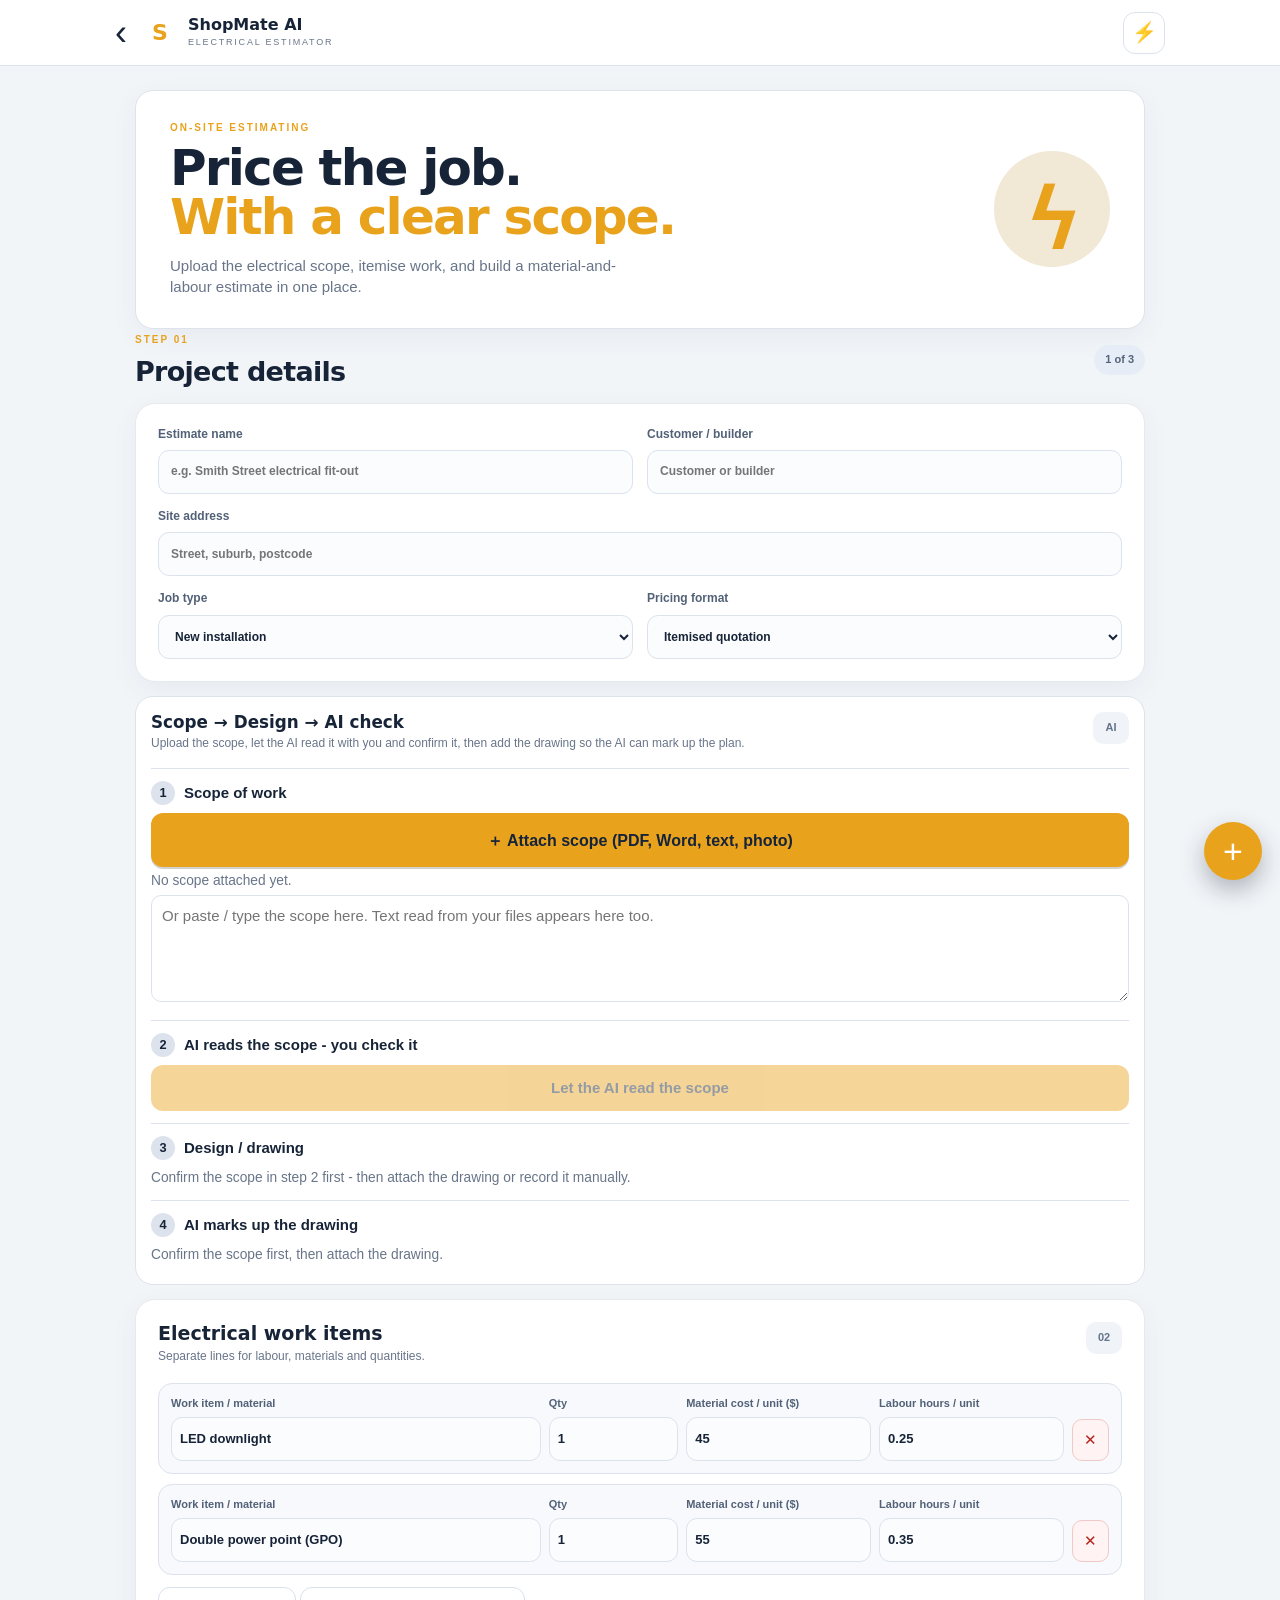
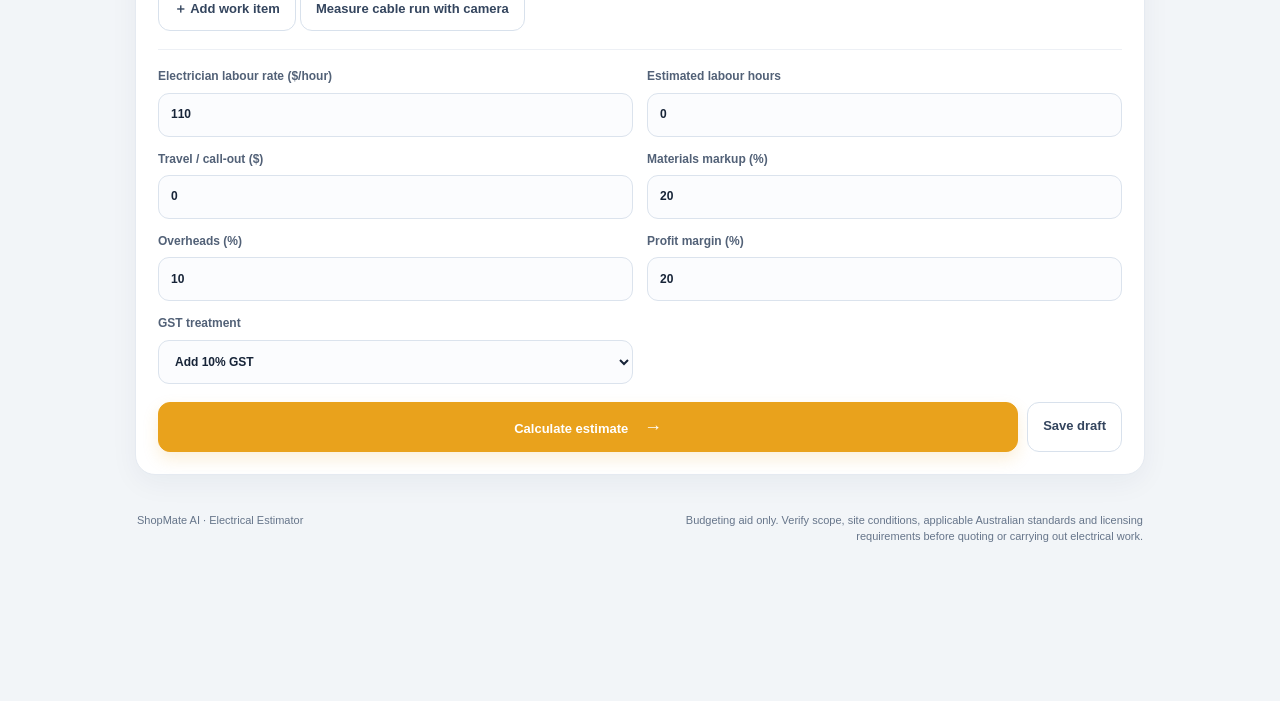
<file: app/electrical/index.html>
<!doctype html>
<html lang="en"><head><meta charset="utf-8"><meta name="viewport" content="width=device-width,initial-scale=1,viewport-fit=cover"><meta name="theme-color" content="#142338"><title>ShopMate AI · Electrical Estimator</title><link rel="stylesheet" href="electrical.css"><link rel="stylesheet" href="../scopeflow.css"></head><body>
<header class="topbar"><a class="back" href="../index.html" aria-label="Back to ShopMate">‹</a><div class="brand"><span class="brand-mark">S</span><span><b>ShopMate AI</b><small>ELECTRICAL ESTIMATOR</small></span></div><button id="settingsBtn" class="icon-btn" aria-label="Estimate settings">⚡</button></header>
<main class="wrap"><section class="hero"><div><p class="eyebrow">ON-SITE ESTIMATING</p><h1>Price the job.<br><em>With a clear scope.</em></h1><p class="hero-copy">Upload the electrical scope, itemise work, and build a material-and-labour estimate in one place.</p></div><div class="hero-art" aria-hidden="true"><span class="art-circle"></span><span class="art-bolt">ϟ</span></div></section>
<nav class="main-nav"><button class="nav-btn active" data-page="new">＋ New estimate</button><button class="nav-btn" data-page="saved">▤ Saved</button><button class="nav-btn" data-page="settings">⚙ Rates & settings</button></nav>
<section id="page-new" class="page active"><div class="section-head"><div><p class="eyebrow">STEP 01</p><h2>Project details</h2></div><span class="step-pill">1 of 3</span></div>
<div class="card"><div class="form-grid"><label>Estimate name<input id="project" placeholder="e.g. Smith Street electrical fit-out"></label><label>Customer / builder<input id="customer" placeholder="Customer or builder"></label><label class="wide">Site address<input id="address" placeholder="Street, suburb, postcode"></label><label>Job type<select id="jobType"><option>New installation</option><option>Renovation / upgrade</option><option>Maintenance / fault repair</option><option>Commercial fit-out</option><option>Inspection / compliance work</option></select></label><label>Pricing format<select id="format"><option value="itemised">Itemised quotation</option><option value="simple">Summary quotation</option></select></label></div></div>
<div id="scopeFlow" data-trade="electrical" data-textid="scopeText"></div>
<div class="card"><div class="card-head"><div><h3>Electrical work items</h3><p>Separate lines for labour, materials and quantities.</p></div><span class="number">02</span></div><div id="items" class="stack"></div><button id="addItem" class="secondary-btn">＋ Add work item</button> <button id="camCable" class="secondary-btn" type="button">Measure cable run with camera</button><div class="form-grid extra-fields"><label>Electrician labour rate ($/hour)<input id="labourRate" type="number" min="0" step="0.01" value="110"></label><label>Estimated labour hours<input id="hours" type="number" min="0" step="0.25" value="0"></label><label>Travel / call-out ($)<input id="callout" type="number" min="0" step="0.01" value="0"></label><label>Materials markup (%)<input id="markup" type="number" min="0" max="500" step="1" value="20"></label><label>Overheads (%)<input id="overhead" type="number" min="0" max="100" step="1" value="10"></label><label>Profit margin (%)<input id="margin" type="number" min="0" max="90" step="1" value="20"></label><label>GST treatment<select id="gst"><option value="add">Add 10% GST</option><option value="included">GST included</option><option value="none">No GST</option></select></label></div><div class="button-row"><button id="calculate" class="primary-btn">Calculate estimate <span>→</span></button><button id="save" class="secondary-btn">Save draft</button></div></div><section id="result" class="result-card" hidden></section></section>
<section id="page-saved" class="page" hidden><div class="section-head"><div><p class="eyebrow">YOUR WORK</p><h2>Saved estimates</h2></div></div><div id="savedList"></div></section>
<section id="page-settings" class="page" hidden><div class="section-head"><div><p class="eyebrow">YOUR BUSINESS</p><h2>Estimate defaults</h2></div></div><div class="notice"><b>Editable defaults</b><p>Rates can be adjusted on each estimate. Set values suitable for your business and region before issuing a quote.</p></div></section>
<footer>ShopMate AI · Electrical Estimator <span>Budgeting aid only. Verify scope, site conditions, applicable Australian standards and licensing requirements before quoting or carrying out electrical work.</span></footer></main><script src="../scopeflow-rules.js"></script><script src="../scopeflow.js"></script><script src="../live-cam.js"></script><script src="../ar-lite.js"></script><script src="electrical.js"></script><script src="../estimator-fab.js"></script></body></html>
</file>
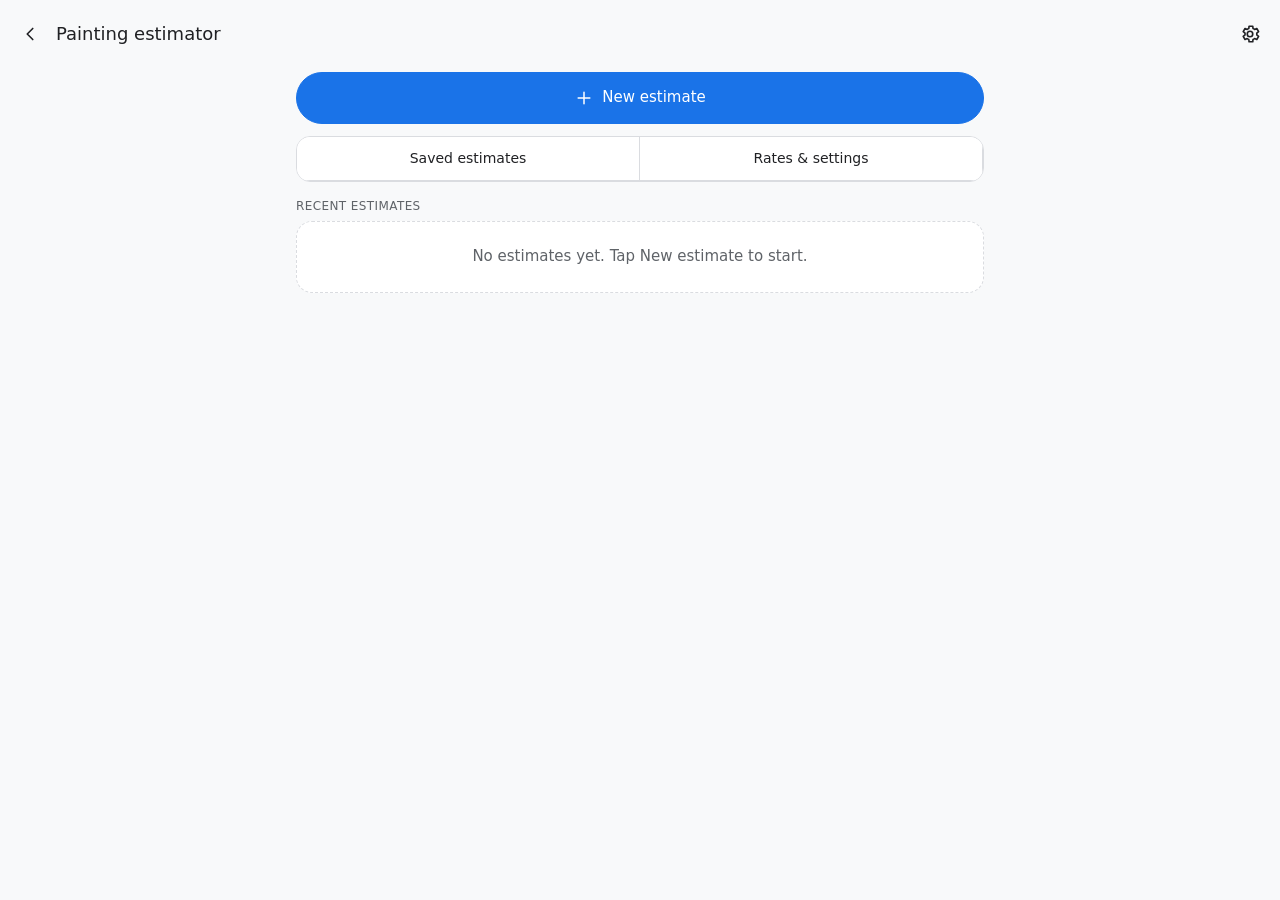
<file: app/painting/index.html>
<!doctype html>
<html lang="en">
<head>
<meta charset="utf-8"><meta name="viewport" content="width=device-width,initial-scale=1,viewport-fit=cover"><meta name="theme-color" content="#F8F9FA">
<title>ShopMate AI · Painting Estimator</title>
<link rel="stylesheet" href="../est/est.css"><link rel="stylesheet" href="../scopeflow.css">
</head>
<body>
<section class="view" data-view="home" id="vHome"></section>
<section class="view" data-view="saved" id="vSaved" hidden></section>
<section class="view" data-view="settings" id="vSettings" hidden></section>
<section class="view hasbar" data-view="est" hidden>
  <header class="eh" id="estHead"></header>
  <div id="estSteps"></div>
  <div class="eb">
    <div id="stepBody"></div>
    <div id="aiWrap" hidden><div id="scopeFlow" data-trade="painting"></div></div>
  </div>
  <div class="bar" id="estBar"></div>
</section>
<script src="../est/est.js"></script><script src="../live-cam.js"></script><script src="../est/measure.js"></script><script src="../est/job.js"></script>
<script src="../scopeflow-rules.js"></script><script src="../scopeflow.js"></script><script src="painting.js"></script>
</body>
</html>
</file>
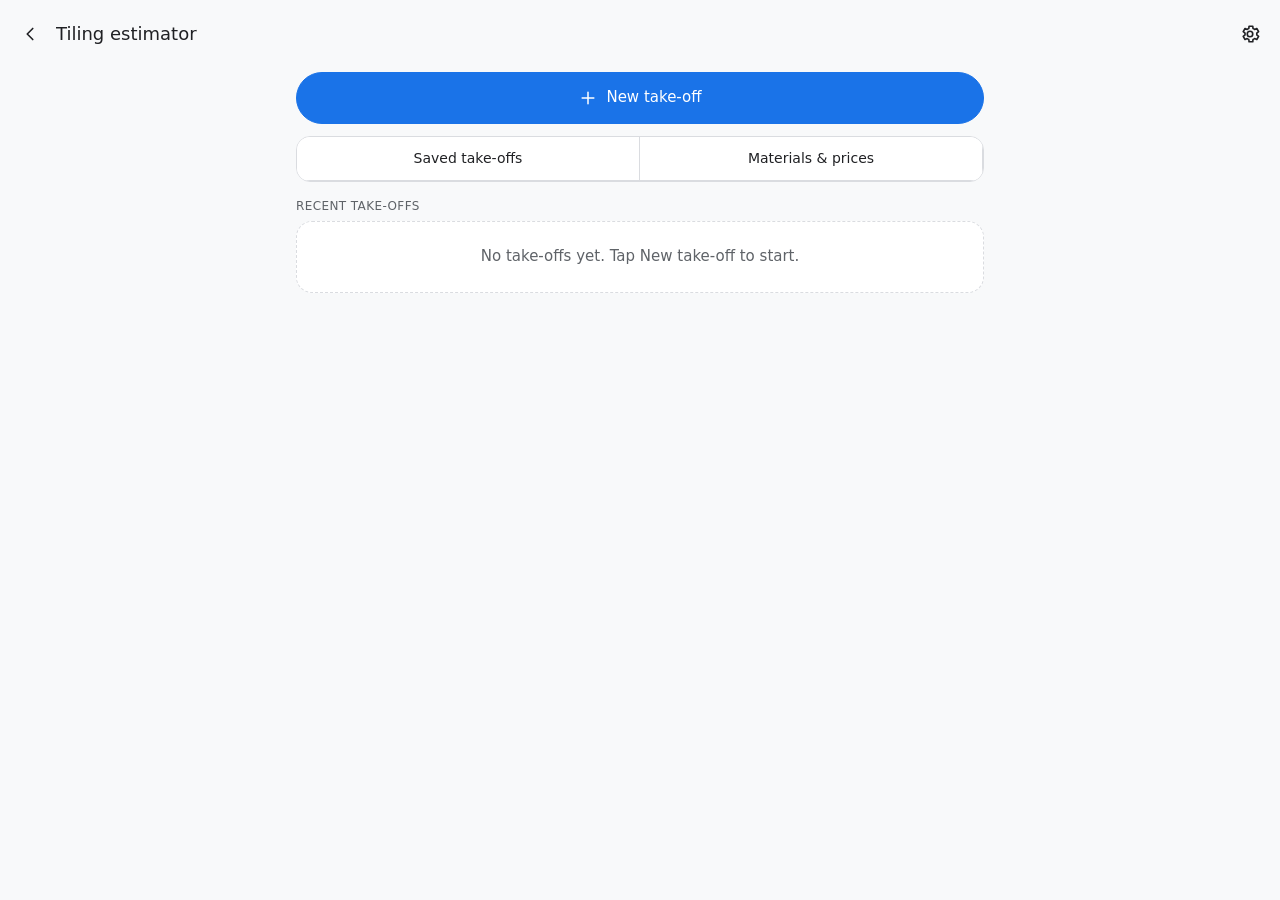
<file: app/tiling/index.html>
<!doctype html>
<html lang="en">
<head>
<meta charset="utf-8"><meta name="viewport" content="width=device-width,initial-scale=1,viewport-fit=cover"><meta name="theme-color" content="#F8F9FA">
<title>ShopMate AI · Tiling Estimator</title>
<link rel="stylesheet" href="../est/est.css"><link rel="stylesheet" href="../scopeflow.css">
</head>
<body>
<section class="view" data-view="home" id="vHome"></section>
<section class="view" data-view="saved" id="vSaved" hidden></section>
<section class="view" data-view="materials" id="vMat" hidden></section>
<section class="view hasbar" data-view="est" hidden>
  <header class="eh" id="estHead"></header>
  <div id="estSteps"></div>
  <div class="eb">
    <div id="stepBody"></div>
    <div id="aiWrap" hidden><div id="scopeFlow" data-trade="tiling"></div></div>
  </div>
  <div class="bar" id="estBar"></div>
</section>
<script src="../est/est.js"></script><script src="../live-cam.js"></script><script src="../est/measure.js"></script><script src="../est/job.js"></script>
<script src="../scopeflow-rules.js"></script><script src="../sheetpick.js"></script><script src="../scopeflow.js"></script><script src="tiling.js"></script>
</body>
</html>
</file>
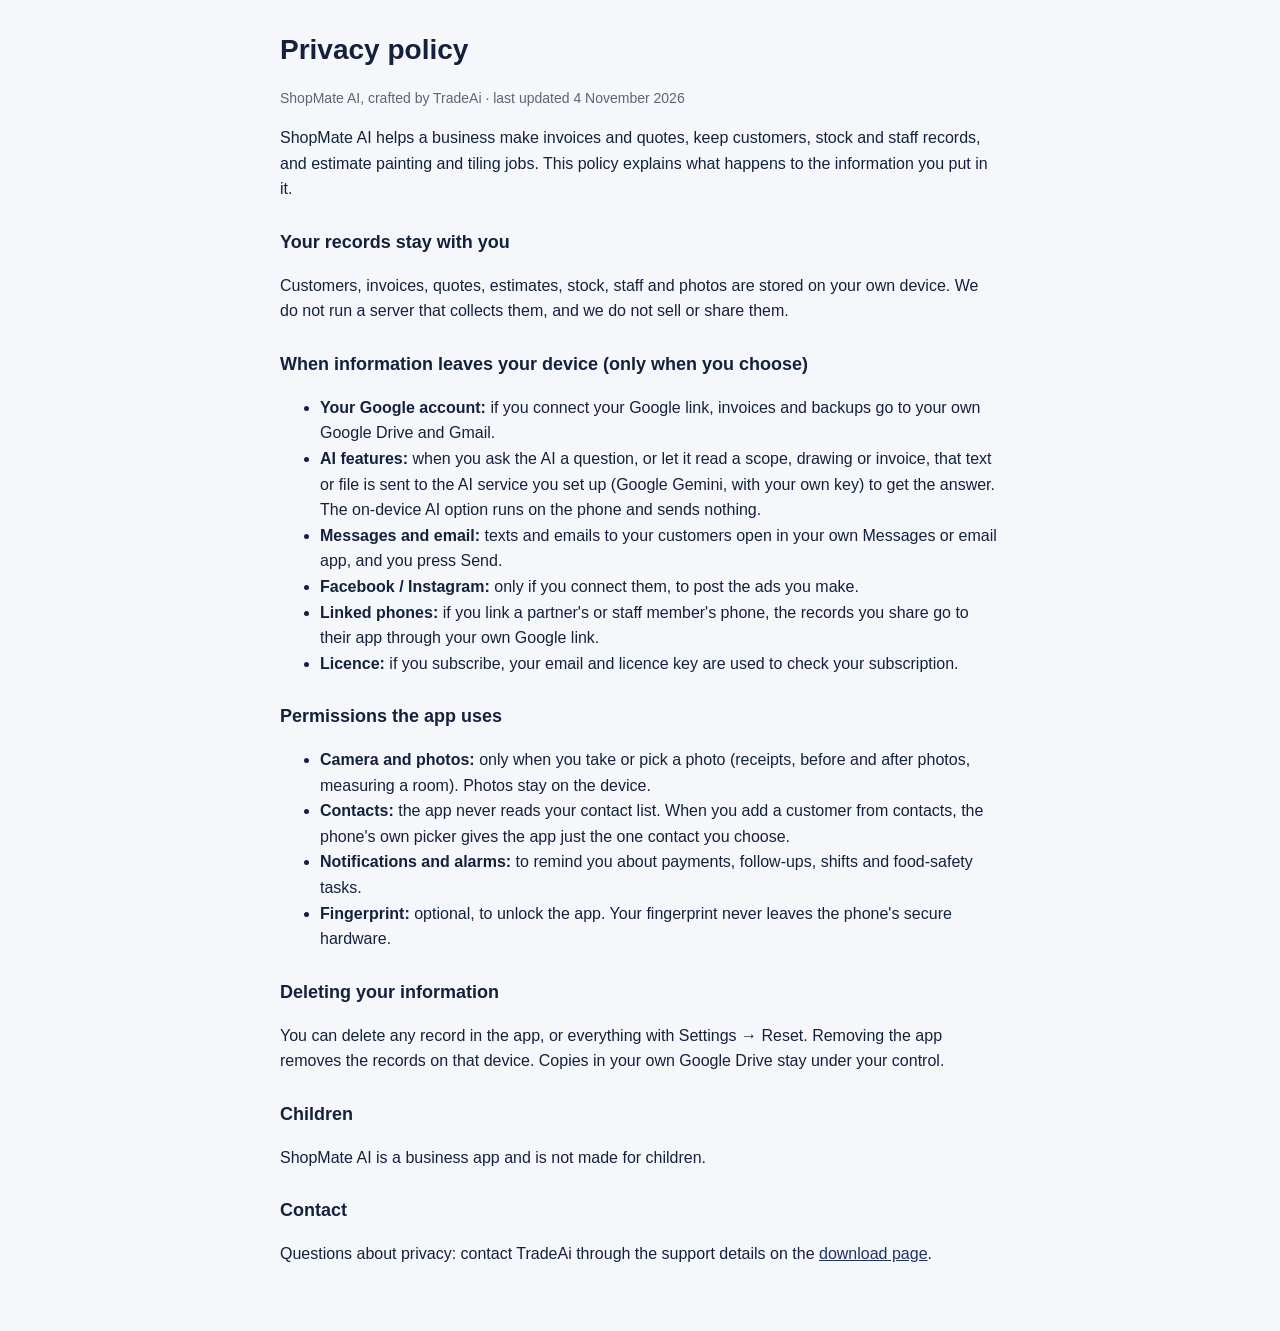
<file: privacy.html>
<!doctype html>
<html lang="en"><head><meta charset="utf-8"><meta name="viewport" content="width=device-width,initial-scale=1">
<title>Privacy policy · ShopMate AI</title>
<style>body{margin:0;background:#F6F7FB;color:#14213D;font:16px/1.6 -apple-system,BlinkMacSystemFont,"Segoe UI",Roboto,Arial,sans-serif}main{max-width:720px;margin:0 auto;padding:28px 16px 48px}h1{font-size:28px;margin:0 0 4px}h2{font-size:18px;margin:26px 0 6px}.m{color:#5D6573;font-size:14px}a{color:#1d3166}</style></head>
<body><main>
<h1>Privacy policy</h1><p class="m">ShopMate AI, crafted by TradeAi · last updated 4 November 2026</p>
<p>ShopMate AI helps a business make invoices and quotes, keep customers, stock and staff records, and estimate painting and tiling jobs. This policy explains what happens to the information you put in it.</p>
<h2>Your records stay with you</h2>
<p>Customers, invoices, quotes, estimates, stock, staff and photos are stored on your own device. We do not run a server that collects them, and we do not sell or share them.</p>
<h2>When information leaves your device (only when you choose)</h2>
<ul>
<li><b>Your Google account:</b> if you connect your Google link, invoices and backups go to your own Google Drive and Gmail.</li>
<li><b>AI features:</b> when you ask the AI a question, or let it read a scope, drawing or invoice, that text or file is sent to the AI service you set up (Google Gemini, with your own key) to get the answer. The on-device AI option runs on the phone and sends nothing.</li>
<li><b>Messages and email:</b> texts and emails to your customers open in your own Messages or email app, and you press Send.</li>
<li><b>Facebook / Instagram:</b> only if you connect them, to post the ads you make.</li>
<li><b>Linked phones:</b> if you link a partner's or staff member's phone, the records you share go to their app through your own Google link.</li>
<li><b>Licence:</b> if you subscribe, your email and licence key are used to check your subscription.</li>
</ul>
<h2>Permissions the app uses</h2>
<ul>
<li><b>Camera and photos:</b> only when you take or pick a photo (receipts, before and after photos, measuring a room). Photos stay on the device.</li>
<li><b>Contacts:</b> the app never reads your contact list. When you add a customer from contacts, the phone's own picker gives the app just the one contact you choose.</li>
<li><b>Notifications and alarms:</b> to remind you about payments, follow-ups, shifts and food-safety tasks.</li>
<li><b>Fingerprint:</b> optional, to unlock the app. Your fingerprint never leaves the phone's secure hardware.</li>
</ul>
<h2>Deleting your information</h2>
<p>You can delete any record in the app, or everything with Settings → Reset. Removing the app removes the records on that device. Copies in your own Google Drive stay under your control.</p>
<h2>Children</h2><p>ShopMate AI is a business app and is not made for children.</p>
<h2>Contact</h2><p>Questions about privacy: contact TradeAi through the support details on the <a href="./">download page</a>.</p>
</main></body></html>
</file>
<file: app/css/app.css>
/* ===================================================================
   ShopMate AI — Soft gradient design system (v2)
   One consolidated stylesheet, replacing the v1 "ledger" pass. Visual
   language: light, airy fintech-app surfaces — soft diffuse shadows,
   generous rounded corners, a gradient "hero" treatment for the
   primary stat/button/active nav built from the business's own chosen
   accent colour (see ACCENTS / themeCss() in the script — unchanged),
   and colourful tinted icon chips instead of flat monochrome ones.
   Every selector below is a class/id the markup already uses — no JS
   or HTML changed, only how things look. Colour VALUES for --bg,
   --surface, --ink, --gold, --gold-2, --shadow etc. are supplied at
   runtime by themeCss()/applyTheme() in the script (per the user's
   theme + accent-colour choice); the :root block here is only the
   pre-JS fallback paint and should stay visually consistent with it.
   =================================================================== */
:root{
  --bg:#F8F9FA; --surface:#FFFFFF; --sunk:#F1F3F4; --ink:#202124; --muted:#5F6368; --line:#DADCE0;
  --gold:#1A73E8; --gold-2:#4C8DF0; --gold-soft:#E8F0FE; --gold-ink:#174EA6; --cow:#185ABC; --gold-hi:#D2E3FC;
  --ok:#1F9D6E; --ok-soft:#DEF5EA; --warn:#C9870C; --warn-soft:#FDEFD2; --bad:#E04F45; --bad-soft:#FCE2DF;
  --plain:#3E6FD1; --mint:#1F9D6E;
  --appbar:#1C2230; --appbar-ink:#FFFFFF; --appbar-muted:#A9B0C0; --on-gold:#FFFFFF;
  --shadow:0 1px 2px rgba(23,26,43,.07);
  --shadow-lg:0 16px 32px -12px rgba(23,26,43,.22),0 32px 64px -28px rgba(23,26,43,.26);
  --r-sm:12px; --r-md:18px; --r-lg:24px;
  --f-head:-apple-system,BlinkMacSystemFont,"Segoe UI",Roboto,system-ui,sans-serif;
  --f-body:-apple-system,BlinkMacSystemFont,"Segoe UI",Roboto,system-ui,sans-serif;
  --f-display:var(--f-head);
  color-scheme:light;
}
@media (prefers-color-scheme: dark){:root{
  --bg:#13151F; --surface:#1C1F2E; --sunk:#242837; --ink:#F3F4FA; --muted:#B7BBCF; --line:#2E3242;
  --gold:#F2B640; --gold-2:#F7CF6E; --gold-soft:#3B2D10; --gold-ink:#F8DA94; --cow:#E08A30; --gold-hi:#FFE3A0;
  --ok:#4FD69C; --ok-soft:#153327; --warn:#F2BE5D; --warn-soft:#382B10; --bad:#F38A80; --bad-soft:#3A1E1B;
  --plain:#7FA6F0; --mint:#4FD69C;
  --appbar:#0F1119; --appbar-ink:#FFFFFF; --appbar-muted:#8187A0; --on-gold:#2A1A00;
  --shadow:0 2px 6px -2px rgba(0,0,0,.35),0 20px 44px -20px rgba(0,0,0,.55);
  --shadow-lg:0 20px 40px -16px rgba(0,0,0,.6),0 36px 72px -24px rgba(0,0,0,.65);
  color-scheme:dark}}

/* keep the Bricolage webfont loaded for the marketing/ad-image canvas generator */
@font-face{font-family:"Bricolage";src:url(fonts/bricolage-600.woff2) format("woff2");font-weight:600;font-display:swap}
@font-face{font-family:"Bricolage";src:url(fonts/bricolage-800.woff2) format("woff2");font-weight:700 900;font-display:swap}

/* ---------- base ---------- */
*{box-sizing:border-box;-webkit-tap-highlight-color:transparent}
html,body{height:100%;margin:0}
body{background:var(--bg);color:var(--ink);font-family:var(--f-body);font-size:14px;line-height:1.4;-webkit-font-smoothing:antialiased;padding-top:0}
img{max-width:100%}
[hidden]{display:none!important}
button,input,select,textarea{font:inherit;color:inherit}
select{pointer-events:none}
.field select,.dd{cursor:pointer}
.num{font-variant-numeric:tabular-nums}
.app{max-width:560px;margin:0 auto;padding-inline:16px;padding-block:0 170px}
h1,h2,h3{font-family:var(--f-head);margin:0;text-wrap:balance;letter-spacing:-.02em;font-weight:800}

/* ---------- app bar ---------- */
.top,.appbar{display:flex;align-items:center;gap:12px;margin:0 0 16px;padding:16px 0 4px;border-bottom:0}
.top.appbar{align-items:center}
.top h1,.appbar h1{font-size:22px;font-weight:900;letter-spacing:-.03em;line-height:1.12;color:var(--ink);white-space:nowrap;overflow:hidden;text-overflow:ellipsis;max-width:100%}
.top p,.appbar p{margin:0;color:var(--muted)!important;font-size:12.5px;font-weight:500}
.top .grow,.appbar .grow{flex:1;min-width:0}
.mark,.appbar .mark,.bizbtn .mark{width:42px;height:42px;border-radius:14px;flex:none;overflow:hidden;border:0;background:#fff;box-shadow:var(--shadow)}
.bizswitch{display:inline-flex;align-items:center;gap:4px;margin-top:3px;font-size:12px;font-weight:700;color:var(--gold-ink);background:var(--gold-soft);border-radius:999px;padding:3px 9px}
.gearbtn{flex:none;width:42px;height:42px;border-radius:14px;border:0;display:grid;place-items:center;background:var(--surface);color:var(--ink);cursor:pointer;box-shadow:var(--shadow)}
.gearbtn:active{transform:scale(.95)}
.gearbtn .ico{width:22px;height:22px}
.aibtn{flex:none;width:42px;height:42px;border-radius:14px;border:0;display:grid;place-items:center;cursor:pointer;background:linear-gradient(135deg,var(--gold-2),var(--gold));color:var(--on-gold);box-shadow:0 6px 16px -6px color-mix(in srgb,var(--gold) 60%,transparent)}
.aibtn:active{transform:scale(.95)}
.aibtn .ico{width:22px;height:22px}
.avbtn{flex:none;width:42px;height:42px;border-radius:50%;border:0;padding:2px;display:grid;place-items:center;cursor:pointer;background:linear-gradient(135deg,var(--gold-2),var(--gold) 55%,var(--cow));box-shadow:0 6px 16px -6px color-mix(in srgb,var(--gold) 60%,transparent)}
.avbtn:active{transform:scale(.95)}
.avbtn .avimg{width:100%;height:100%;border-radius:50%;object-fit:cover;background:var(--surface)}
.avbtn .avico{width:100%;height:100%;border-radius:50%;background:var(--surface);display:grid;place-items:center;color:var(--ink)}
.avbtn .avico .ico{width:22px;height:22px}
.avbtn.has .avico{display:none}
.ic-lg{width:40px;height:40px}

/* ---------- banner ---------- */
.banner{background:var(--warn-soft);color:var(--ink);border:0;border-radius:var(--r-md);padding:12px 14px;font-size:13.5px;margin-bottom:14px;display:flex;gap:10px;align-items:center;justify-content:space-between;box-shadow:var(--shadow)}
.banner.bad{background:var(--bad-soft)}

/* ---------- summary: gradient hero stat + two plain stats ---------- */
.summary{display:grid;grid-template-columns:repeat(3,1fr);gap:10px;margin-bottom:18px;padding-bottom:16px;border-bottom:1px solid var(--line)}
.stat{background:transparent;border-radius:0;padding:0;box-shadow:none;min-width:0;border:0}
.stat .k{font-size:11.5px;letter-spacing:.02em;color:var(--muted);font-weight:700}
.stat .v{font-family:var(--f-head);font-size:19px;font-weight:800;letter-spacing:-.02em;white-space:nowrap;overflow:hidden;text-overflow:ellipsis;margin-top:3px}
.stat .s{font-size:12px;color:var(--muted)}
.stat.bad .v{color:var(--bad)}
.kpis{display:grid;grid-template-columns:1fr 1fr;gap:14px 10px}
.kpis .stat{box-shadow:none;padding-bottom:12px;border-bottom:1px solid var(--line)}
.kpis .stat .v{font-size:18px}

/* ---------- chips / filters ---------- */
.chip{border:0;background:var(--surface);box-shadow:var(--shadow);border-radius:999px;padding:6px 12px;font-size:12.5px;font-weight:700;white-space:nowrap;cursor:pointer}

/* ---------- lists / rows ---------- */
.list{display:flex;flex-direction:column;background:var(--surface);border-radius:var(--r-md);overflow:hidden;box-shadow:var(--shadow)}
.list:empty{display:none}
.row{display:flex;align-items:center;gap:12px;background:var(--surface);border:0;border-bottom:1px solid var(--line);border-radius:0;padding:13px 14px;cursor:pointer;text-align:left;width:100%}
.list .row:last-child{border-bottom:0}
.row:focus-visible,.btn:focus-visible,.chip:focus-visible,.tab:focus-visible{outline:2px solid var(--gold);outline-offset:2px}
.row:active{background:var(--sunk)}
.row .main{flex:1;min-width:0}
.row .t{font-weight:700;font-size:14.5px;white-space:nowrap;overflow:hidden;text-overflow:ellipsis}
.row .sub{font-size:12px;color:var(--muted);white-space:nowrap;overflow:hidden;text-overflow:ellipsis}
.row .amt{text-align:right;flex:none}
.row .amt b{font-family:var(--f-head);font-size:15px;font-weight:800;display:block}
.row.row-hl{box-shadow:0 0 0 2px var(--gold) inset;background:color-mix(in srgb,var(--gold) 9%,var(--surface))}
.row.row-flash{animation:rowflash 1.5s ease-out}
@keyframes rowflash{0%{background:color-mix(in srgb,var(--gold) 32%,var(--surface))}100%{background:color-mix(in srgb,var(--gold) 9%,var(--surface))}}

/* ---------- status pills ---------- */
.pill{display:inline-block;font-size:11.5px;font-weight:700;letter-spacing:0;border-radius:999px;padding:3px 10px;white-space:nowrap}
.p-paid{background:var(--ok-soft);color:var(--ok)}.p-over{background:var(--bad-soft);color:var(--bad)}
.p-due{background:var(--warn-soft);color:var(--warn)}.p-draft{background:var(--sunk);color:var(--muted)}
.p-sample{background:var(--gold-soft);color:var(--gold-ink)}

/* ---------- empty state ---------- */
.empty{text-align:center;color:var(--muted);padding:40px 16px;background:var(--surface);border-radius:var(--r-md);border:0;box-shadow:var(--shadow)}
.empty h3{color:var(--ink);font-size:17px;font-weight:800;margin-bottom:4px}

/* ---------- section heading ---------- */
.sec{display:flex;align-items:baseline;justify-content:space-between;margin:22px 2px 10px;gap:8px}
.sec h2{font-size:18px;font-weight:800;letter-spacing:-.01em;line-height:1.2}
.sec small{color:var(--muted)}
.sethead{display:flex;align-items:center;gap:10px;margin:2px 0 14px}
.sethead h2{font-size:19px}

/* ---------- bottom nav: flat bar, filled-pill active state ---------- */
.tabs{position:fixed;left:0;right:0;bottom:0;background:var(--surface);border-top:0;box-shadow:0 -8px 24px -16px rgba(23,26,43,.18);display:flex;justify-content:center;padding-bottom:env(safe-area-inset-bottom,0px);z-index:20}
.tabs .in{display:grid;grid-template-columns:repeat(6,minmax(0,1fr));max-width:560px;width:100%}
.tab{position:relative;background:none;border:0;padding:9px 4px 8px;display:flex;flex-direction:column;align-items:center;gap:3px;font-size:11.5px;font-weight:700;color:var(--muted);cursor:pointer;min-height:56px}
.tab svg,.tab .ico{width:21px;height:21px;stroke:currentColor;fill:none;stroke-width:1.7}
.tab .ico .f{display:none}
.tab>svg:not(.ico){display:none}
.tab .ico{padding:4px 10px;border-radius:999px;box-sizing:content-box;transition:background .15s}
.tab,.chip,.seg button,.btn,.row{transition:transform .12s ease,background .15s,color .15s,box-shadow .15s,filter .12s;-webkit-user-select:none;user-select:none}
.tab .ico{transition:background .15s,transform .15s cubic-bezier(.3,1.6,.5,1)}
.tab[aria-current="page"] .ico{animation:tabpop .28s cubic-bezier(.3,1.6,.5,1)}
@keyframes tabpop{0%{transform:scale(.82)}100%{transform:scale(1)}}
.tab.pr .ico,.tab:active .ico{transform:scale(.88);background:var(--gold-soft)}
.tab.pr,.tab:active{color:var(--gold-ink)}
.chip.pr,.chip:active{background:var(--gold-soft)!important;color:var(--gold-ink)!important;transform:scale(.97)}
.seg button.pr,.seg button:active{background:var(--sunk);transform:scale(.97)}
.btn.pr,.btn:active,.row.pr{transform:scale(.985);filter:brightness(.96)}
.row.pr{background:var(--sunk)}
.chip[aria-pressed="true"]{background:var(--ink);color:var(--surface)}
@media (prefers-reduced-motion:reduce){.tab .ico,.chip,.seg button,.btn,.row{transition:none;animation:none!important}}
.tab[aria-current="page"]{color:var(--ink)}
.tab[aria-current="page"] .ico{background:var(--gold-soft);color:var(--gold-ink)}
.ai-chip{width:49px;height:29px;box-sizing:border-box;border-radius:11px;border:2px solid;border-image:linear-gradient(135deg,#19c3e6,#8b5cf6) 1;display:grid;place-items:center;font:900 13px var(--f-head,inherit);background:var(--surface);position:relative}
.ai-chip b{background:linear-gradient(135deg,#19c3e6,#8b5cf6);-webkit-background-clip:text;background-clip:text;color:transparent}
.ai-chip .spark{position:absolute;top:-5px;right:-5px;font-size:10px;color:#8b5cf6}

/* ---------- bottom dock: search bar + create button, above the tab bar ---------- */
.dock{position:fixed;left:0;right:0;bottom:calc(64px + env(safe-area-inset-bottom,0px));z-index:21;display:flex;gap:10px;align-items:center;max-width:560px;margin:0 auto;padding:0 16px 10px;pointer-events:none}
.dock[hidden]{display:none}
.dock>*{pointer-events:auto}
.dock-search{flex:1;min-width:0;height:52px;border-radius:26px;background:var(--surface);border:1px solid var(--line);box-shadow:0 2px 8px rgba(60,64,67,.18);display:flex;align-items:center;gap:10px;padding:0 18px;color:var(--muted);font-size:15px;text-align:left;cursor:pointer}
.dock-search svg{width:21px;height:21px;stroke:currentColor;fill:none;stroke-width:1.8;flex:none}.dock-search svg .f{display:none}
.dock-search span{overflow:hidden;text-overflow:ellipsis;white-space:nowrap}
.fab{flex:none;width:52px;height:52px;padding:0;border-radius:50%;background:var(--gold);color:var(--on-gold);border:0;font-size:28px;font-weight:500;line-height:1;box-shadow:0 3px 8px rgba(60,64,67,.3);cursor:pointer;display:flex;justify-content:center;align-items:center}
.fab:active{transform:scale(.94)}
.fabmenu-ov{position:fixed;inset:0;z-index:71;background:transparent}
.fabmenu{position:fixed;right:max(16px,calc(50% - 264px));bottom:calc(132px + env(safe-area-inset-bottom,0px));z-index:72;background:var(--surface);border-radius:16px;box-shadow:0 12px 32px -10px rgba(23,26,43,.35);padding:6px;display:flex;flex-direction:column;min-width:200px;max-width:260px;animation:up .15s ease-out}
.fabmenu button{display:flex;align-items:center;gap:10px;border:0;background:transparent;text-align:left;padding:10px 12px;border-radius:10px;font-size:14px;font-weight:700;color:var(--ink);cursor:pointer}
.fabmenu button:active{background:var(--bg)}
.fabmenu .dot{width:9px;height:9px;border-radius:50%;flex:none}

/* ---------- buttons ---------- */
.btn{border:0;background:var(--surface);box-shadow:var(--shadow);border-radius:var(--r-sm);padding:10px 16px;font-weight:700;cursor:pointer;display:inline-flex;align-items:center;justify-content:center;gap:6px;min-height:42px;font-size:14px;text-align:center;text-decoration:none;color:var(--ink)}
.btn:active{transform:scale(.98)}
.btn.pri{background:var(--gold);color:var(--on-gold);box-shadow:none}
.btn.dark{background:var(--ink);color:var(--bg);box-shadow:var(--shadow)}
.btn.danger{color:var(--bad)}
.btn.danger.armed{background:var(--bad);color:#fff;box-shadow:0 12px 24px -10px color-mix(in srgb,var(--bad) 55%,transparent)}
.btn:disabled,.btn[aria-disabled="true"]{opacity:.5;cursor:default;pointer-events:none;box-shadow:none}
.btn.sm{min-height:32px;padding:5px 11px;font-size:12.5px;border-radius:999px}
.btn .ico{width:18px;height:18px;vertical-align:-3px}
.btn .sub2{display:block;font-size:12px;font-weight:500;opacity:.75}
.linkbtn{border:0;background:none;color:var(--gold-ink);font-weight:700;text-decoration:underline;padding:0;cursor:pointer;font:inherit}

/* ---------- forms / fields ---------- */
.field{display:flex;flex-direction:column;gap:5px;min-width:0}
.field label,.lbl{font-size:11.5px;font-weight:700;letter-spacing:.06em;text-transform:uppercase;color:var(--muted)}
.field input,.field select,.field textarea{background:var(--sunk);border:1.5px solid transparent;border-radius:var(--r-sm);padding:9px 12px;min-height:42px;width:100%;font-size:14.5px}
.field textarea{min-height:76px;resize:vertical}
.field input:focus,.field select:focus,.field textarea:focus{outline:none;border-color:var(--gold);background:var(--surface);box-shadow:0 0 0 4px var(--gold-soft)}
.grid2{display:grid;grid-template-columns:1fr 1fr;gap:10px}
.stack{display:flex;flex-direction:column;gap:12px}
.toggle{display:flex;align-items:center;gap:10px;cursor:pointer;font-weight:700;min-height:40px}
.toggle input{width:20px;height:20px;accent-color:var(--gold)}
.ctrow input[type=checkbox]{width:22px;height:22px;flex:none;margin-right:4px}

/* ---------- card ---------- */
.card{background:var(--surface);border:0;border-radius:var(--r-md);padding:16px;box-shadow:var(--shadow)}
.card h3{font-size:15px;font-weight:800}
.hint{font-size:12.5px;color:var(--muted);margin:0}
.sub-card{border:1px solid var(--line);border-radius:var(--r-sm);padding:12px;display:flex;flex-direction:column;gap:8px}
.formula{background:var(--sunk);border-radius:var(--r-sm);padding:10px 12px;font-size:13.5px;line-height:1.5}

/* ---------- today / AI briefing card ---------- */
.today{position:relative;border:0;border-radius:var(--r-lg);padding:18px;margin-bottom:18px;background:linear-gradient(160deg,var(--surface),color-mix(in srgb,var(--surface) 80%,var(--gold-soft)));box-shadow:var(--shadow-lg)}
.today h2{font-size:17px;font-weight:800;display:flex;align-items:center;gap:8px;margin-bottom:2px}
.today .date{color:var(--muted);font-size:13px;margin-bottom:8px}
.today .item{display:flex;align-items:center;gap:10px;width:100%;background:none;border:0;border-top:1px solid var(--line);padding:11px 0;text-align:left;cursor:pointer;color:var(--ink);font-size:14.5px}
.today .item .dot{width:9px;height:9px;border-radius:50%;flex:none}
.today .item.more{color:var(--gold-ink);font-weight:700}
.today .item .go{margin-left:auto;color:var(--muted);font-size:13px;flex:none}
.today .allgood{border-top:1px solid var(--line);padding:10px 0;color:var(--ok);font-weight:700}
.today .ask{display:flex;align-items:center;gap:8px;margin-top:12px;width:100%;border:0;background:linear-gradient(135deg,var(--gold-2),var(--gold));color:var(--on-gold);border-radius:var(--r-sm);padding:13px 16px;font-size:15px;font-weight:700;cursor:pointer;text-align:left;box-shadow:0 10px 22px -10px color-mix(in srgb,var(--gold) 65%,transparent)}

/* ---------- quick-action hero + tiles (Home) ---------- */
.qhero{display:flex;align-items:center;gap:14px;width:100%;margin:0 0 4px;padding:12px 2px;border:0;border-bottom:1px solid var(--line);border-radius:0;background:transparent;color:var(--ink);text-align:left;cursor:pointer;box-shadow:none}
.qhero .qh-plus{display:grid;place-items:center;width:40px;height:40px;border-radius:0;background:transparent;color:var(--gold);font-size:30px;font-weight:800;flex:none}
.qhero b{display:block;font-family:var(--f-head);font-size:15px;font-weight:800;color:var(--ink)}
.qhero small{display:block;font-size:12.5px;color:var(--muted);margin-top:1px}
.qtiles{display:flex;flex-direction:column;margin:0 0 10px}
.qtile{display:flex;align-items:center;gap:12px;width:100%;padding:11px 2px;border:0;border-bottom:1px solid var(--line);border-radius:0;background:transparent;color:var(--ink);cursor:pointer;text-align:left;box-shadow:none}
.qtile:last-child{border-bottom:0}
.qtile .qe{display:grid;place-items:center;width:30px;height:30px;border-radius:9px;font-size:16px;flex:none;background:color-mix(in srgb,var(--c,var(--gold)) 16%,transparent)}
.qtile b{font-size:13.5px;font-weight:600;line-height:1.2}
.qhero:active,.qtile:active{opacity:.55}

/* ---------- Home: business details + feature launcher (flat, no card chrome) ---------- */
.bizhero{display:block;width:100%;text-align:left;border:0;padding:4px 2px 18px;background:transparent;box-shadow:none;cursor:pointer;margin-bottom:2px;position:relative}
.bh-top{display:flex;align-items:center;gap:14px;position:relative}
.bh-logo{width:56px;height:56px;border-radius:16px;object-fit:contain;background:#fff;flex:none}
.bh-ph{display:grid;place-items:center;color:var(--gold);font-family:var(--f-head);font-weight:800;font-size:30px;background:transparent}
.bh-eyebrow{font-size:11px;font-weight:700;letter-spacing:.07em;text-transform:uppercase;color:var(--muted);margin-bottom:3px}
.bh-main{min-width:0}
.bh-main h2{font-family:var(--f-head);font-size:20px;font-weight:800;margin:0;color:var(--ink)}
.bh-main p{margin:2px 0 0;font-size:13px;color:var(--muted)}
.bh-rows{display:flex;flex-wrap:wrap;gap:6px 14px;margin:12px 0 0;font-size:12.5px;color:var(--muted);position:relative}
.bh-statrow{display:flex;gap:24px;margin-top:16px;padding-bottom:16px;border-bottom:1px solid var(--line);position:relative}
.bh-statrow .k{font-size:11px;color:var(--muted)}
.bh-statrow .v{font-family:var(--f-head);font-weight:800;font-size:16px;color:var(--ink);margin-top:2px}
.bh-statrow .v.bad{color:var(--bad)}
.bh-statrow .v.ok{color:var(--ok)}
.bh-stats{display:flex;align-items:center;gap:10px;margin-top:10px;font-size:13px;font-weight:700;position:relative;flex-wrap:wrap}
.bh-stats .chev{margin-left:auto;color:var(--muted);font-weight:600;font-size:12.5px}
.sec-eyebrow{font-size:11px;font-weight:700;letter-spacing:.07em;text-transform:uppercase;color:var(--muted);margin:0 2px 8px}

/* ---------- top head: business tabs + banner/logo ---------- */
.biztabs{position:relative;display:flex;align-items:center;padding:calc(10px + env(safe-area-inset-top,0px)) 14px 10px;gap:0;overflow:hidden}
.biztabs .t{border:0;background:none;font-family:var(--f-head);font-weight:800;font-size:16px;color:var(--muted);opacity:.55;padding:0 11px 0 0;white-space:nowrap;cursor:pointer;flex:none}
.biztabs .t.active{color:var(--ink);opacity:1}
.biztabs .t+.t{border-left:1px solid var(--line);padding-left:11px}
.biztabs .more{flex:none;width:26px;height:26px;margin-right:12px;border-radius:50%;border:1px solid var(--line);background:var(--surface);display:grid;place-items:center;color:var(--muted);font-weight:800;font-size:15px;cursor:pointer;padding:0}
.bp-row{display:flex;align-items:center;gap:12px}.bp-row span{width:22px;text-align:center;font-size:18px;color:var(--muted)}.bp-row input{flex:1}
.bizdrop{position:fixed;z-index:40;background:var(--surface);border-radius:14px;box-shadow:var(--shadow-lg);padding:6px;flex-direction:column;width:max-content;max-width:calc(100vw - 28px)}
.bizdrop:not([hidden]){display:flex}
.bizdrop button{border:0;background:none;padding:10px 14px;font:700 15px var(--f-head);color:var(--ink);text-align:left;white-space:nowrap;border-radius:10px;cursor:pointer}
.bizdrop button:active{background:var(--sunk)}
.bannerwrap{position:relative;margin:0 14px 14px;border-radius:18px;overflow:hidden;min-height:150px;background:linear-gradient(135deg,var(--gold-soft),var(--surface));box-shadow:var(--shadow);}
.bannerwrap img.bphoto{width:100%;height:150px;object-fit:cover;display:block}
.bannerwrap .biz-logo{position:absolute;left:12px;top:12px;width:56px;height:56px;border-radius:50%;background:rgba(255,255,255,.85);display:grid;place-items:center;box-shadow:0 6px 16px rgba(23,26,43,.15);overflow:hidden}
.rl-row{display:flex;gap:14px;align-items:center}.bannerwrap .biz-logo.rl-prev,.rl-prev{position:static;flex:none;width:84px;height:84px;border-radius:50%;background:rgba(255,255,255,.85);display:grid;place-items:center;overflow:hidden;box-shadow:0 6px 16px rgba(23,26,43,.15)}.rl-prev img{width:100%;height:100%;object-fit:cover;border-radius:50%}
.bannerwrap .biz-logo img{width:100%;height:100%;object-fit:cover;border-radius:50%}
.amt .hint{display:block;font-size:11px;white-space:nowrap}.kv{display:flex;justify-content:space-between;gap:10px;align-items:baseline}
.stp{display:flex;align-items:center;gap:9px;font-weight:800;font-size:15px;margin:6px 2px -2px}.stp span{width:24px;height:24px;border-radius:50%;background:var(--gold);color:#1B2230;display:grid;place-items:center;font-size:13px}
.bcx .toggle{padding:9px 12px;border:1px solid var(--line);border-radius:12px;background:var(--sunk)}
.bcx #bcCount{font-weight:700;color:var(--ink);background:color-mix(in srgb,var(--ok) 14%,var(--surface));border-radius:10px;padding:8px 12px}
.bcx #bcPreview{background:color-mix(in srgb,var(--ok) 13%,var(--surface));border:1px solid color-mix(in srgb,var(--ok) 35%,transparent);border-radius:16px 16px 16px 4px;padding:10px 14px;font-size:14px}
.sttiles{display:grid;grid-template-columns:repeat(3,1fr);gap:8px;margin-bottom:12px}
.sttiles>div{background:var(--surface);border-radius:14px;padding:10px 10px;box-shadow:var(--shadow);border-top:4px solid var(--muted)}
.sttiles .ok{border-top-color:var(--ok)}.sttiles .bad{border-top-color:var(--bad)}
.sttiles small{display:block;font-size:11.5px;font-weight:700;color:var(--muted);text-transform:uppercase;letter-spacing:.04em}
.sttiles b{display:block;font-size:16px;font-weight:800;margin-top:2px}.sttiles .bad b{color:var(--bad)}.sttiles .ok b{color:var(--ok)}
.row,.hold,.hold .hd,[data-open-inv],[data-open-cust]{-webkit-user-select:none;user-select:none;-webkit-touch-callout:none}
.adlg{position:fixed;inset:0;z-index:9999;background:rgba(15,18,28,.55);display:flex;align-items:center;justify-content:center;padding:20px}
.adbox{background:var(--surface);color:var(--ink);border-radius:20px;padding:22px 20px 18px;max-width:360px;width:100%;box-shadow:0 20px 50px rgba(0,0,0,.4);text-align:center}
.adi{font-size:34px;line-height:1;margin-bottom:8px}.adbox h3{margin:0 0 8px;font-size:19px}.adbox p{margin:0 0 16px;color:var(--muted);font-size:14.5px;line-height:1.45}.adbox p b{color:var(--ink)}
.adbtns{display:flex;gap:10px}.adbtns .btn{flex:1;justify-content:center;min-height:46px;font-weight:800}
.adbtns .danger{background:var(--bad);color:#fff;border-color:var(--bad)}
.dbanner .dres{display:flex;align-items:center;gap:12px;flex:1;min-width:0;background:none;border:0;color:inherit;text-align:left;cursor:pointer;padding:0}.dbanner .ddis{flex:none;width:34px;height:34px;border-radius:50%;border:0;background:rgba(255,255,255,.25);color:#fff;font-size:16px;font-weight:800;cursor:pointer}
.dbanner{display:flex;align-items:center;gap:10px;width:100%;margin:0 0 12px;padding:13px 12px 13px 14px;border:0;border-radius:var(--r-md);background:linear-gradient(135deg,#E8344F,#FF7A45);color:#fff;text-align:left;box-shadow:0 6px 16px rgba(232,52,79,.35)}
.dbanner .di{font-size:26px}.dbanner .dm{flex:1;min-width:0}.dbanner b{display:block;font-size:15px}.dbanner span{font-size:12.5px;opacity:.95}.dbanner .dgo{font-weight:800;white-space:nowrap}
.cv-acts{display:flex;gap:8px;margin:2px 0 10px}.cv-acts .btn{flex:1;text-decoration:none;justify-content:center}
.histmore summary{cursor:pointer;color:var(--muted);font-weight:700;font-size:13px;margin-top:8px}
.pnotice{background:var(--warn-soft);border-left:4px solid var(--warn);padding:8px 10px;border-radius:6px;font-weight:600}
.todaystrip{margin:-6px 2px 12px;color:var(--muted);font-size:13.5px}.todaystrip span{font-weight:800;text-transform:uppercase;letter-spacing:.06em;font-size:11px;margin-right:6px}.todaystrip b{color:var(--ink)}
.pghd{display:flex;align-items:center;gap:8px;margin:2px 2px 14px}.pghd h2{font-size:22px;font-weight:800;letter-spacing:-.02em;margin:0}.pghd small{color:var(--muted);font-weight:700;font-size:13px}.pghd .btn{margin-left:auto}
#main [data-open-inv]{touch-action:pan-y}
.homebtns{position:relative;z-index:1;display:flex;gap:10px;margin:0 0 18px}.homebtns .newinv{margin:0;flex:1;padding:10px 8px;font-size:15px;white-space:nowrap;border-radius:var(--r-sm)}
.qsgrid{display:grid;grid-template-columns:repeat(2,1fr);gap:8px}.qsgrid button{border:0;border-radius:var(--r-md);background:var(--surface);box-shadow:var(--shadow);padding:14px 10px;text-align:left;cursor:pointer;color:var(--ink);min-height:64px}.qsgrid button b{display:block;font-size:14.5px}.qsgrid button span{color:var(--muted);font-size:13px}.qsgrid button:active{transform:scale(.97)}
.qsl{display:flex;align-items:center;gap:8px;padding:8px 0;border-bottom:1px solid var(--line)}.qsl .n{flex:1;font-weight:700}.qsl .step button{width:34px;height:34px}.qsl .step span{min-width:26px;text-align:center}
.newinv{position:relative;z-index:1;display:flex;align-items:center;justify-content:center;gap:8px;width:100%;margin:0 0 18px;padding:15px;border:0;border-radius:var(--r-md);background:var(--gold);color:var(--on-gold);font-size:16.5px;font-weight:800;cursor:pointer;box-shadow:var(--shadow)}
.newinv:active{transform:scale(.98)}.newinv span{font-size:20px;line-height:1}
.go-head{display:flex;align-items:center;justify-content:space-between;margin:0 2px 8px}
.go-head .sec-eyebrow{margin:0}
.go-head .icons{display:flex;align-items:center;gap:16px}
.bareicon{border:0;background:none;box-shadow:none;padding:0;display:grid;place-items:center;color:var(--ink);cursor:pointer}
.bareicon svg{width:27px;height:27px;stroke:currentColor;stroke-width:1.5;fill:none}
.list-wrap{position:relative}
.home-art{position:relative;overflow:hidden}
.art-layer{position:absolute;right:-40px;top:0;width:320px;opacity:var(--decor-op,.22);pointer-events:none;z-index:0}
.dk .art-layer{filter:invert(1) brightness(1.15);mix-blend-mode:screen;opacity:calc(var(--decor-op,.22) * .8)}
.home-art .go-head,.home-art .list-wrap{position:relative;z-index:1}
.list-wrap .featgrid{position:relative;z-index:1}
.featgrid{display:flex;flex-direction:column;margin-bottom:10px}
.home-art.fit{display:flex;flex-direction:column}.home-art.fit .list-wrap{flex:1;display:flex;flex-direction:column}.home-art.fit .featgrid{flex:1;margin-bottom:0}.home-art.fit .feat.hf{flex:1}
.feat{display:flex;align-items:center;gap:14px;width:100%;padding:clamp(1px,.5vh,5px) 2px;border:0;border-bottom:1px solid var(--line);border-radius:0;background:transparent;color:var(--ink);cursor:pointer;text-align:left;box-shadow:none}
.feat:last-child{border-bottom:0}
.feat:active{opacity:.55}
.feat .feat-dot{width:11px;height:11px;border-radius:50%;flex:none}
.feat .ft{flex:1;min-width:0;font-size:16.5px;font-weight:600;color:var(--ink)}
.feat .chev{margin-left:auto;color:var(--muted);font-size:12px;font-weight:600;flex:none}
.feat.hf{cursor:default;border-bottom:0}
.feat.hf:active{opacity:1}
.home-art,.home-art .art-layer{-webkit-user-select:none;user-select:none;-webkit-touch-callout:none;-webkit-user-drag:none}
.feat.hf .featlbl{display:inline-flex;align-items:center;gap:14px;border:0;background:transparent;padding:2px 4px;margin-left:-4px;border-radius:10px;cursor:pointer;color:inherit;text-align:left;min-width:0}
.feat.hf .featlbl:active{opacity:.55}
.feat.hf .featlbl .ft{font-size:16.5px;font-weight:600;color:var(--ink)}
@media (min-width:520px){.featgrid{display:grid;grid-template-columns:repeat(2,1fr);column-gap:18px}}
.today-more{display:flex;align-items:center;justify-content:center;gap:8px;width:100%;margin:8px 0 2px;padding:10px 12px;border:1px dashed var(--line);border-radius:999px;background:transparent;color:var(--muted);font-weight:700;font-size:14px;cursor:pointer}
.today-more span{font-size:11px}
.dobox{display:flex;align-items:center;gap:8px;margin-top:12px;border:0;background:var(--gold-soft);border-radius:999px;padding:6px 6px 6px 16px;box-shadow:var(--shadow)}
.dobox input{flex:1;min-width:0;border:0;background:transparent;font-size:16px;color:var(--ink);padding:9px 0;outline:none}
.dobox input::placeholder{color:var(--gold-ink);opacity:.8;font-weight:700}
.dobox .btn{flex:none;min-height:40px}
.dohint{font-size:12px;color:var(--muted);margin:6px 4px 0}
.invfacts{display:grid;grid-template-columns:repeat(4,auto);justify-content:space-between;gap:8px;margin:10px 0 4px;padding:12px 14px;border:0;border-radius:var(--r-md);background:var(--surface);box-shadow:var(--shadow)}
.invfacts span{display:flex;flex-direction:column;min-width:0}.invfacts small{font-size:11px;color:var(--muted);font-weight:700}.invfacts b{font-size:14px;white-space:nowrap}

/* ---------- more / settings tile grid & list: colourful icon chips ---------- */
.moregrid{display:grid;grid-template-columns:1fr 1fr;gap:10px}
.featgrid .more-x{display:none}.featgrid .more-x.show{display:flex}
.tile{display:flex;flex-direction:column;align-items:flex-start;gap:8px;text-align:left;background:var(--surface);border:0;border-radius:var(--r-md);padding:16px;cursor:pointer;color:var(--ink);min-height:112px;box-shadow:var(--shadow)}
.tile .ico{width:32px;height:32px;padding:6px;border-radius:13px;background:var(--gold-soft);color:var(--gold-ink)}
.tile b{font-family:var(--f-head);font-size:15px;font-weight:800}
.tile span{font-size:12.5px;color:var(--muted);line-height:1.3}
.tile[data-morego="staff"] .ico{background:color-mix(in srgb,#2F80ED 16%,var(--surface));color:#2F80ED}
.tile[data-morego="reminders"] .ico{background:color-mix(in srgb,#1F9D6E 16%,var(--surface));color:#1F9D6E}
.tile[data-morego="marketing"] .ico{background:color-mix(in srgb,#D9467A 16%,var(--surface));color:#D9467A}
.tile[data-morego="orders"] .ico{background:color-mix(in srgb,#8B5E34 16%,var(--surface));color:#8B5E34}
.tile[data-morego="shop"] .ico{background:color-mix(in srgb,#6B7280 16%,var(--surface));color:#6B7280}
.tile[data-morego="share"] .ico{background:color-mix(in srgb,#0E9F9A 16%,var(--surface));color:#0E9F9A}
.tile[data-morego="ordermsg"] .ico{background:color-mix(in srgb,#7B5CD6 16%,var(--surface));color:#7B5CD6}
.tile[data-morego="importold"] .ico{background:color-mix(in srgb,#C2410C 16%,var(--surface));color:#C2410C}
.tile[data-morego="labels"] .ico{background:color-mix(in srgb,#E07B24 16%,var(--surface));color:#E07B24}
.tile[data-morego="quotes"] .ico{background:color-mix(in srgb,#7B5CD6 16%,var(--surface));color:#7B5CD6}
.tile[data-morego="jobs"] .ico{background:color-mix(in srgb,#E07B24 16%,var(--surface));color:#E07B24}
.tile[data-morego="painting"] .ico{background:color-mix(in srgb,#2F7DD1 16%,var(--surface));color:#2F7DD1}

.setlist{display:flex;flex-direction:column;background:var(--surface);border-radius:var(--r-md);overflow:hidden;box-shadow:var(--shadow)}
.setrow{display:flex;align-items:center;gap:12px;width:100%;border:0;border-top:1px solid var(--line);background:none;padding:14px;text-align:left;cursor:pointer;color:var(--ink)}
.setrow:first-child{border-top:0}
.setrow:active{background:var(--sunk)}
.setrow .si{flex:none;width:38px;height:38px;border-radius:13px;display:grid;place-items:center;background:var(--gold-soft);color:var(--gold-ink)}
.setrow .si .ico{width:21px;height:21px}
.setrow .st{flex:1;min-width:0;display:flex;flex-direction:column}
.setrow .st b{font-size:15px;font-weight:700}
.setrow .st span{font-size:13px;color:var(--muted);white-space:nowrap;overflow:hidden;text-overflow:ellipsis}
.setrow .sc{color:var(--muted);font-size:20px;flex:none}
.setrow[data-setsec="licence"] .si{background:color-mix(in srgb,#7B5CD6 16%,var(--surface));color:#7B5CD6}
.setrow[data-setsec="look"] .si{background:color-mix(in srgb,#D9467A 16%,var(--surface));color:#D9467A}
.setrow[data-setsec="lock"] .si{background:color-mix(in srgb,#6B7280 16%,var(--surface));color:#6B7280}
.setrow[data-setsec="features"] .si{background:color-mix(in srgb,#1F9D6E 16%,var(--surface));color:#1F9D6E}
.setrow[data-setsec="biz"] .si{background:color-mix(in srgb,var(--gold) 16%,var(--surface));color:var(--gold-ink)}
.setrow[data-setsec="print"] .si{background:color-mix(in srgb,#8B5E34 16%,var(--surface));color:#8B5E34}
.setrow[data-setsec="import"] .si{background:color-mix(in srgb,#C2410C 16%,var(--surface));color:#C2410C}
.setrow[data-setsec="backup"] .si{background:color-mix(in srgb,#2F80ED 16%,var(--surface));color:#2F80ED}
.setrow[data-setsec="people"] .si{background:color-mix(in srgb,#0E9F9A 16%,var(--surface));color:#0E9F9A}
.setrow[data-setsec="google"] .si{background:color-mix(in srgb,#2F80ED 16%,var(--surface));color:#2F80ED}
.setrow[data-setsec="storage"] .si{background:color-mix(in srgb,#2F80ED 16%,var(--surface));color:#2F80ED}
.setrow[data-setsec="sending"] .si{background:color-mix(in srgb,#1F9D6E 16%,var(--surface));color:#1F9D6E}
.setrow[data-setsec="auto"] .si{background:color-mix(in srgb,#D9534F 16%,var(--surface));color:#D9534F}
.setrow[data-setsec="prep"] .si{background:color-mix(in srgb,#E07B24 16%,var(--surface));color:#E07B24}
.setrow[data-setsec="food"] .si{background:color-mix(in srgb,#0E9F9A 16%,var(--surface));color:#0E9F9A}
.setrow[data-setsec="ai"] .si{background:color-mix(in srgb,#7B5CD6 16%,var(--surface));color:#7B5CD6}
.setrow[data-setsec="share"] .si{background:color-mix(in srgb,#0E9F9A 16%,var(--surface));color:#0E9F9A}
.setrow[data-setsec="about"] .si{background:color-mix(in srgb,#6B7280 16%,var(--surface));color:#6B7280}
.setrow[data-setsec="reset"] .si{background:color-mix(in srgb,#D9534F 16%,var(--surface));color:#D9534F}

/* ---------- dropdown row ---------- */
.ddrow{display:flex;gap:8px;margin-bottom:12px}
.dd{position:relative;flex:1;min-width:0;display:flex;flex-direction:column;gap:1px;background:var(--surface);border:0;box-shadow:var(--shadow);border-radius:var(--r-sm);padding:8px 34px 8px 14px}
.dd span{font-size:11.5px;color:var(--muted);font-weight:700}
.dd select{appearance:none;-webkit-appearance:none;border:0;background:transparent;font:inherit;font-weight:800;font-size:15px;color:var(--ink);padding:0;width:100%;outline:none;cursor:pointer}
.dd::after{content:"";position:absolute;right:14px;top:50%;width:8px;height:8px;border-right:2px solid var(--muted);border-bottom:2px solid var(--muted);transform:translateY(-70%) rotate(45deg)}
.dd:focus-within{box-shadow:0 0 0 3px var(--gold-soft)}
.cv-sum{padding:4px 2px 14px;border-bottom:1px solid var(--line)}
.cv-top{display:flex;align-items:flex-end;justify-content:space-between;gap:12px}
.cv-amt{font-size:30px;line-height:1.1;font-weight:800;letter-spacing:-.02em;margin-top:2px}
.cv-det{border:0;background:none;color:var(--gold-ink);font-weight:600;font-size:13px;padding:8px 0 8px 12px;cursor:pointer}
.cv-bits{font-size:12.5px;color:var(--muted);margin-top:8px;line-height:1.45}
.utabs{display:flex;border-bottom:1px solid var(--line);margin:0}
.utabs button{flex:1;border:0;background:none;padding:12px 4px 11px;font-size:14px;font-weight:600;color:var(--muted);border-bottom:2.5px solid transparent;margin-bottom:-1px;cursor:pointer}
.utabs button[aria-pressed="true"]{color:var(--ink);font-weight:700;border-bottom-color:var(--gold)}
.utabs button:active{opacity:.6}
.fseg{display:flex;background:var(--sunk);border-radius:10px;padding:3px;gap:2px}
.fseg button{flex:1;border:0;background:none;border-radius:8px;padding:7px 2px;font-size:12px;font-weight:600;color:var(--muted);cursor:pointer;white-space:nowrap}
.fseg button i{font-style:normal;font-weight:700;opacity:.75}
.fseg button[aria-pressed="true"]{background:var(--surface);color:var(--ink);box-shadow:0 1px 2px rgba(23,26,43,.12)}
.cv-link{display:flex;justify-content:space-between;align-items:center;width:100%;border:0;background:none;padding:2px 2px;font-size:13px;font-weight:600;color:var(--muted);cursor:pointer;text-align:left}
#custPane{gap:12px}
.pvwrap{position:sticky;top:0;z-index:6;background:var(--surface);padding:6px 0 8px;margin:0 0 8px}
.pv{zoom:.58;border:1px solid var(--line);border-radius:14px;overflow:hidden;background:var(--bg);pointer-events:none}
.pv-h{padding:10px 16px;font-size:17px;font-weight:700;background:var(--surface);border-bottom:1px solid var(--line)}
.pv-b{padding:14px 16px;background:var(--bg)}
.invprev{zoom:.78;pointer-events:none}
.colgrid{display:grid;grid-template-columns:1fr 1fr;gap:8px}
.colrow{display:flex;align-items:center;justify-content:space-between;gap:8px;font-size:12.5px;font-weight:600;border:1px solid var(--line);border-radius:10px;padding:6px 8px}
.colsw{display:block;width:34px;height:28px;border-radius:6px;border:1px solid var(--line);flex:none}
.colrow{background:none;color:var(--ink);text-align:left;cursor:pointer}
.colrow.on{border-color:var(--gold);box-shadow:0 0 0 2px var(--gold-soft)}
#colEd{padding-top:6px}
.ced-h{display:flex;align-items:center;gap:10px;font-size:13px;margin-bottom:2px}.ced-h b{flex:1}.ced-h span{color:var(--muted);font-variant-numeric:tabular-nums}
.ced-r{display:flex;align-items:center;gap:10px;font-size:12px;color:var(--muted)}.ced-r span{width:74px;flex:none}.ced-r input{flex:1;min-width:0}
html.flat .card,html.flat .list,html.flat .row{background:transparent;box-shadow:none}
html.flat .card{padding-left:2px;padding-right:2px;border-radius:0}
html.flat .list{border-top:1px solid var(--line);border-radius:0}
html.flat .btn:not(.pri),html.flat .chip{background:transparent;box-shadow:none;border:1px solid var(--line)}
html.flat .sheet,html.flat .sheet-f,html.flat .sheet-h,html.flat .tabs{background:var(--bg)}

/* ---------- sheets (slide-up modal) ---------- */
.sheet{position:fixed;inset:0;z-index:40;background:var(--sunk);display:flex;flex-direction:column;padding-top:env(safe-area-inset-top,0px);animation:up .2s ease-out}
@keyframes up{from{transform:translateY(20px);opacity:.7}to{transform:none;opacity:1}}
.sheet.noanim{animation:none}
@media (prefers-reduced-motion:reduce){.sheet{animation:none}}
.sheet-h{display:flex;align-items:center;gap:10px;padding:10px 16px;border-bottom:1px solid var(--line);background:var(--surface)}
.sheet-h h2{flex:1;font-size:17px;font-weight:700;letter-spacing:-.01em;min-width:0;white-space:nowrap;overflow:hidden;text-overflow:ellipsis}
.x{width:36px;height:36px;border-radius:50%;border:0;background:var(--sunk);cursor:pointer;font-size:19px;line-height:1}
.sheet-b{flex:1;overflow-y:auto;padding:16px;-webkit-overflow-scrolling:touch}
.sheet-b>.in{max-width:560px;margin:0 auto;display:flex;flex-direction:column;gap:14px}
.sheet-f{border-top:1px solid var(--line);background:var(--surface);padding:12px 16px calc(12px + env(safe-area-inset-bottom,0px))}
.sheet-f .in{max-width:560px;margin:0 auto;display:flex;flex-wrap:wrap;gap:6px 8px}.sheet-f .btn{white-space:nowrap}
.sheet-f .btn{flex:1}
#sheet.ro .sheet-f .btn.pri,#sheet.ro .btn.danger,#sheet.ro [data-act="fDel"]{display:none!important}

/* ---------- picker sheet ---------- */
.pk-back{position:fixed;inset:0;z-index:90;background:rgba(14,16,28,.5);display:flex;align-items:flex-end;justify-content:center;animation:pkf .15s ease-out}
.pk{width:100%;max-width:560px;max-height:78vh;display:flex;flex-direction:column;background:var(--surface);border-radius:26px 26px 0 0;padding:8px 0 calc(10px + env(safe-area-inset-bottom,0px));box-shadow:var(--shadow-lg);animation:pku .2s ease-out}
@keyframes pku{from{transform:translateY(28px);opacity:.7}to{transform:none;opacity:1}}
@keyframes pkf{from{opacity:0}to{opacity:1}}
@media (prefers-reduced-motion:reduce){.pk,.pk-back{animation:none}}
.pk .grab{width:36px;height:4px;border-radius:2px;background:var(--line);margin:6px auto 6px}
.pk h3{font-size:16px;font-weight:800;padding:4px 20px 10px}
.pk .srch{margin:0 16px 8px;min-height:46px;border:0;background:var(--sunk);border-radius:var(--r-sm);padding:9px 14px;font-size:16px}
.pk .opts{overflow-y:auto;padding:0 8px;-webkit-overflow-scrolling:touch}
.pk .grp{font-size:12px;font-weight:800;color:var(--muted);padding:12px 12px 4px}
.pk .opt{display:flex;align-items:center;gap:12px;width:100%;min-height:50px;border:0;background:none;border-radius:var(--r-sm);padding:10px 12px;text-align:left;font-size:16px;color:var(--ink);cursor:pointer}
.pk .opt:active,.pk .opt:focus-visible{background:var(--sunk);outline:none}
.pk .opt[aria-selected="true"]{background:var(--gold-soft);font-weight:700}
.pk .opt .tick{margin-left:auto;width:20px;height:20px;flex:none;color:var(--gold-ink)}
.pk .opt[disabled]{opacity:.45}

/* ---------- invoice editor: product picks, line items, totals ---------- */
.pick{display:flex;flex-wrap:wrap;gap:8px}
.pick button{border:0;background:var(--surface);box-shadow:var(--shadow);border-radius:var(--r-sm);padding:9px 12px;cursor:pointer;text-align:left;display:flex;flex-direction:column;min-width:0;max-width:100%}
.pick button b{font-size:13.5px}
.pick button span{font-size:12px;color:var(--muted)}
.pick button .dot{display:inline-block;width:8px;height:8px;border-radius:50%;margin-right:5px;vertical-align:1px}
.line{display:grid;grid-template-columns:1fr auto;gap:2px 8px;padding:6px 0;border-bottom:1px solid var(--line)}
.line .nm{border:0;background:transparent;font-weight:700;padding:0;min-width:0;width:100%;font-size:14px}
.line .ctrls{display:flex;align-items:center;gap:6px;grid-column:1/-1;flex-wrap:nowrap}.line .ctrls .toggle{flex:none;white-space:nowrap}.line .tot{white-space:nowrap;font-size:14px}.line .iconbtn{width:30px;height:30px}
.step{display:flex;align-items:center;background:var(--sunk);border-radius:999px;overflow:hidden}
.ftot{display:flex;align-items:baseline;justify-content:space-between;flex:0 0 100%;padding:0 4px;font-weight:700;color:var(--muted)}.ftot b{font-family:var(--f-head);font-size:22px;color:var(--ink)}
.step button{width:38px;height:38px;border:0;background:transparent;cursor:pointer;font-size:16px;font-weight:800}
.step input{width:40px;height:38px;border:0;text-align:center;background:transparent;font-size:14px}
.price{display:flex;align-items:center;background:var(--sunk);border-radius:999px;padding-left:10px}
.price input{width:60px;height:34px;border:0;background:transparent;padding:0 6px;font-size:16px}
.line .tot{font-family:var(--f-head);font-weight:800;margin-left:auto}
.totals{display:flex;flex-direction:column;gap:4px;padding-top:12px;border-top:2px solid var(--ink)}
.totals div{display:flex;justify-content:space-between}
.totals .big{font-family:var(--f-head);font-size:20px;font-weight:800}
.kv{display:flex;justify-content:space-between;gap:10px;font-size:13px;padding:7px 0;border-bottom:1px solid var(--line);align-items:center}
.kv:last-child{border-bottom:0}
.kv span:first-child{color:var(--muted)}
.pl .kv b{font-family:var(--f-head)}
.pl .kv.tot{border-top:2px solid var(--ink);font-size:16px}
.prod{display:grid;grid-template-columns:1fr 92px auto auto;gap:6px;align-items:center}
.prod input[type=text],.prod input[type=number],.spec-ed input{background:var(--sunk);border:0;border-radius:var(--r-sm);padding:9px 11px;min-height:44px;width:100%;min-width:0;font-size:16px}
.prod label{font-size:12px;font-weight:700;display:flex;align-items:center;gap:4px}
.iconbtn{width:34px;height:34px;border-radius:var(--r-sm);border:0;background:var(--sunk);cursor:pointer;color:var(--muted);flex:none}
.spec-ed{display:flex;flex-direction:column;gap:6px;padding:12px;border:0;background:var(--sunk);border-radius:var(--r-sm)}
.spec-ed .hd{display:flex;gap:6px}
.step-list{margin:0;padding-left:20px;display:flex;flex-direction:column;gap:4px;font-size:14px}
@media (max-width:380px){.summary .stat .v{font-size:16px}.prod{grid-template-columns:1fr 78px auto auto}}
.qline{border-top:1px solid var(--line);padding-top:10px;display:grid;gap:6px}.qline:first-child{border-top:0;padding-top:0}
.qlrow{display:grid;grid-template-columns:1fr 1fr auto auto;gap:8px;align-items:end}
.qvar{border-top:1px solid var(--line);padding-top:8px;display:grid;gap:6px}
.qopt input{margin-top:3px;width:20px;height:20px;flex:none}

/* ---------- printed invoice preview (inside business editor) ---------- */
.paper{background:#fff;color:#171A2B;border-radius:var(--r-sm);border:1px solid #ECEEF6;box-shadow:var(--shadow);overflow:hidden;font-size:12.5px}
.paper .ph{position:relative;background:var(--gold);padding:14px 16px;display:flex;justify-content:space-between;gap:10px;border-bottom:3px solid var(--cow)}
.paper .ph b{font-family:var(--f-head);font-size:18px;color:#fff}
.paper .pb{padding:14px 16px;display:flex;flex-direction:column;gap:10px}
.paper table{width:100%;border-collapse:collapse}
.paper td,.paper th{padding:5px 0;text-align:left;border-bottom:1px solid #E6E6E0}
.paper th{font-size:10.5px;color:#787E97}
.paper .r{text-align:right;padding-left:12px;white-space:nowrap}.paper td:first-child{padding-right:6px;line-height:1.25}.paper td.r{font-size:13.5px}
.paper .box{background:#F6F3EA;border-radius:6px;padding:8px 10px}
.paper .spec{background:#FFF4D6;border-left:3px solid var(--cow);padding:8px 10px;border-radius:0 6px 6px 0}
.paper .muted{color:#787E97}

/* ---------- action grids ---------- */
.actions{display:grid;grid-template-columns:repeat(2,1fr);gap:10px}
.actions .btn{flex-direction:column;gap:2px;min-height:64px;font-size:13px}
.actions .btn svg{width:19px;height:19px;stroke:currentColor;fill:none;stroke-width:1.7}
.actions .wide{grid-column:1/-1;flex-direction:row;min-height:52px}
.exp-opt{display:flex;gap:12px;align-items:flex-start;text-align:left;width:100%;border:0;background:var(--surface);box-shadow:var(--shadow);border-radius:var(--r-md);padding:15px;cursor:pointer;color:var(--ink);font-size:14px;line-height:1.4}
.exp-opt .ico{flex:none;width:28px;height:28px;color:var(--gold-ink)}

/* ---------- misc small components ---------- */
.hist{font-size:13px;color:var(--muted);display:flex;flex-direction:column;gap:2px}
.toast{position:fixed;left:50%;transform:translateX(-50%);bottom:calc(140px + env(safe-area-inset-bottom,0px));z-index:60;background:var(--ink);color:var(--bg);padding:11px 18px;border-radius:16px;font-weight:700;max-width:calc(100% - 32px);width:max-content;text-align:center;box-shadow:var(--shadow-lg)}
.toast.err{background:var(--bad);color:#fff}
.msgbox{width:100%;min-height:150px}
.ftlist{display:flex;flex-direction:column;gap:8px}.ftrow{display:flex;align-items:center;gap:10px;padding:12px 14px;border:0;background:var(--surface);box-shadow:var(--shadow);border-radius:var(--r-sm);cursor:pointer;width:100%;text-align:left;font:inherit;color:inherit}.ftrow input{width:22px;height:22px;flex:none;accent-color:var(--gold)}.ftrow .ftem{font-size:20px;flex:none}.ftrow b{display:block}.ftrow small{display:block;color:var(--muted);font-size:13px;line-height:1.3}
.ftx{flex:none;width:30px;height:30px;border-radius:50%;border:0;background:var(--sunk);color:var(--muted);font-size:14px}
.ftadd summary{list-style:none;cursor:pointer}.ftadd summary::-webkit-details-marker{display:none}
.jphotos{display:flex;flex-wrap:wrap;gap:8px}.jph{position:relative}.jph img{width:76px;height:76px;object-fit:cover;border-radius:var(--r-sm);border:0;display:block;cursor:pointer}.jphx{position:absolute;top:-6px;right:-6px;width:26px;height:26px;border-radius:50%;border:0;background:var(--ink);color:var(--bg);font-size:13px}.jthumb{width:44px;height:44px;object-fit:cover;border-radius:10px;flex:none}.jatt{display:grid;grid-template-columns:1fr 1fr;gap:6px}.jatt button{min-height:44px;border-radius:var(--r-sm);border:0;background:var(--sunk);color:var(--ink);font-weight:700}.jatt button[aria-pressed=true]{background:var(--gold-soft);color:var(--gold-ink);box-shadow:0 0 0 2px var(--gold) inset}.jcrew input{min-height:42px;border:0;background:var(--sunk);border-radius:var(--r-sm);padding:9px 11px;color:var(--ink);width:100%;box-sizing:border-box}.jview{position:fixed;inset:0;z-index:200;background:rgba(0,0,0,.92);display:grid;place-items:center;padding:16px}.jview-in{color:#fff;text-align:center;max-width:100%}.jview-in img{max-width:100%;max-height:85vh;border-radius:8px}.jview-x{position:fixed;top:calc(12px + env(safe-area-inset-top,0px));right:12px;width:44px;height:44px;border-radius:50%;border:0;background:rgba(255,255,255,.2);color:#fff;font-size:20px}
.aitxt{font-size:14.5px;line-height:1.45}.aitxt p{margin:0 0 2px}.aitxt .aih{font-weight:700;margin-top:4px}.aitxt .aigap{height:8px}.aitxt ul.aimd,.aitxt ol.aimd{margin:2px 0 4px;padding-left:20px}.aitxt li{margin:2px 0}
.aiacts{display:flex;flex-wrap:wrap;gap:8px;margin-top:10px}.aiacts .btn{width:auto;flex:none}
#ptr{position:fixed;top:-46px;left:50%;transform:translate(-50%,0);opacity:0;z-index:60;display:flex;gap:8px;align-items:center;background:var(--surface);color:var(--ink);border:0;box-shadow:var(--shadow-lg);border-radius:999px;padding:8px 14px;font-size:14px;font-weight:700;pointer-events:none}
#ptr .ptr-ic{display:inline-block;font-size:18px;color:var(--gold)}#ptr.spin .ptr-ic{animation:ptrspin .8s linear infinite}@keyframes ptrspin{to{transform:rotate(360deg)}}
#memBar{margin-bottom:10px}
.bizbtn{display:flex;align-items:center;gap:12px;flex:1;min-width:0;background:none;border:0;padding:0;text-align:left;cursor:pointer}
.bizbtn .mark{background:#fff;object-fit:contain}
.bizbtn .chev{color:var(--muted);font-size:13px;margin-left:2px}
.logo-sm{width:36px;height:36px;border-radius:12px;object-fit:contain;background:#fff;box-shadow:var(--shadow);flex:none}
.logo-box{display:flex;align-items:center;gap:12px}
.logo-box img{width:70px;height:70px;border-radius:var(--r-md);object-fit:contain;background:#fff;box-shadow:var(--shadow)}
.swatches{display:flex;gap:8px;flex-wrap:wrap;align-items:center}
.swatches button{width:34px;height:34px;border-radius:50%;border:2px solid var(--surface);box-shadow:0 0 0 1px var(--line);cursor:pointer}
.swatches button[aria-pressed="true"]{box-shadow:0 0 0 3px var(--ink)}
.swatches input[type=color]{width:44px;height:36px;border:0;border-radius:var(--r-sm);background:var(--sunk);padding:2px}
.bars{display:flex;align-items:flex-end;gap:3px;height:120px;padding-top:6px}
.bars div{flex:1;min-width:2px;background:linear-gradient(180deg,var(--gold-2),var(--gold));border-radius:4px 4px 0 0;position:relative}
.bars div.zero{background:var(--line);min-height:2px}
.barlbl{display:flex;justify-content:space-between;font-size:11px;color:var(--muted)}
.rank{display:flex;flex-direction:column;gap:6px}
.rank .r{display:grid;grid-template-columns:1fr auto;gap:2px 10px;font-size:14px}
.rank .r .meter{grid-column:1/-1;height:7px;border-radius:4px;background:var(--sunk);overflow:hidden}
.rank .r .meter i{display:block;height:100%;background:linear-gradient(90deg,var(--gold-2),var(--gold))}
.stockrow{display:grid;grid-template-columns:1fr auto;gap:6px 10px;align-items:center;padding:11px 0;border-bottom:1px solid var(--line)}
.stockrow:last-child{border-bottom:0}
.stockrow .q{font-family:var(--f-head);font-weight:800;font-size:19px;text-align:right}
.stockrow .q.low{color:var(--bad)}
.stockrow .acts{grid-column:1/-1;display:flex;gap:6px;flex-wrap:wrap}
.match{display:grid;grid-template-columns:auto 1fr;gap:4px 10px;align-items:start;padding:10px 0;border-bottom:1px solid var(--line)}
.match input{width:22px;height:22px;margin-top:2px;accent-color:var(--gold)}
.match .tx{font-size:13px;color:var(--muted)}
.contact{display:flex;flex-wrap:wrap;gap:4px 12px;font-size:13px;color:var(--muted)}
.ctable{width:100%;border-collapse:collapse;font-size:13px}
.ctable th{font-size:10.5px;color:var(--muted);text-align:right;padding:4px 2px;font-weight:700}
.ctable th:first-child,.ctable td:first-child{text-align:left}
.ctable td{padding:9px 2px;border-top:1px solid var(--line);text-align:right;vertical-align:top}
.ctable tr[data-recipe]{cursor:pointer}
.rline{display:grid;grid-template-columns:1fr 1fr;gap:6px;padding:12px;border:0;background:var(--sunk);border-radius:var(--r-sm)}
.rline .full{grid-column:1/-1;display:flex;gap:6px}
.week{display:flex;align-items:center;justify-content:space-between;gap:8px;margin-bottom:10px}
.week b{font-family:var(--f-head);font-size:16px;text-align:center;flex:1}
.day{margin-top:12px}
.day .dh{display:flex;justify-content:space-between;align-items:center;margin:0 2px 6px;font-weight:700}
.day .dh small{color:var(--muted);font-weight:600}
.dot2{display:inline-block;width:10px;height:10px;border-radius:50%;margin-right:6px;vertical-align:0}
.res{display:flex;flex-direction:column;gap:6px;font-size:14px}
.res div{display:flex;gap:8px;align-items:flex-start}
.res .ok{color:var(--ok);font-weight:700}
.res .no{color:var(--bad);font-weight:700}
.chk{display:flex;align-items:center;gap:10px;font-weight:700;font-size:15px}
.chk input{width:22px;height:22px;accent-color:var(--gold)}
.mono{font-family:ui-monospace,Menlo,monospace;font-size:12px;word-break:break-all}
.tokens{font-size:12px;color:var(--muted)}
.tokens code{background:var(--sunk);border-radius:4px;padding:1px 4px}

/* ---------- icons ---------- */
.ico{width:22px;height:22px;fill:none;stroke:currentColor;stroke-width:1.6;stroke-linecap:round;stroke-linejoin:round}
.ico .f{display:none}

/* ---------- ads/marketing gallery ---------- */
.adgrid{display:grid;grid-template-columns:1fr 1fr;gap:10px}
.adcard{display:flex;flex-direction:column;gap:6px;border:0;background:var(--surface);box-shadow:var(--shadow);border-radius:var(--r-md);padding:9px;text-align:left;cursor:pointer;color:var(--ink)}
.adcard img{width:100%;aspect-ratio:1;object-fit:cover;border-radius:var(--r-sm);background:var(--sunk)}
.adcard b{font-size:13.5px;line-height:1.25;display:-webkit-box;-webkit-line-clamp:2;-webkit-box-orient:vertical;overflow:hidden}
.adcard span{font-size:12px;color:var(--muted)}
.om-img{width:100%;max-height:320px;object-fit:contain;border-radius:var(--r-sm);border:0;background:var(--sunk)}
.pw-i{border-top:1px solid var(--line);padding:10px 0}.pw-i:first-of-type{border-top:0}
.pw-aff{display:flex;flex-direction:column;gap:2px;margin:6px 0;font-size:13.5px}

/* ---------- themes / app lock / prep plan ---------- */
.accents{display:grid;grid-template-columns:repeat(4,1fr);gap:10px}
.acc{display:flex;flex-direction:column;align-items:center;gap:7px;border:0;background:var(--surface);box-shadow:var(--shadow);border-radius:var(--r-sm);padding:11px 4px;font-size:12.5px;font-weight:700;color:var(--ink);cursor:pointer}
.acc span{width:34px;height:34px;border-radius:50%;display:block;box-shadow:inset 0 0 0 1px rgba(0,0,0,.08)}
.acc{padding:12px 4px}.acc span{width:38px;height:38px}
.paintbox{display:flex;align-items:center;gap:14px;margin-top:12px;padding:12px;border-radius:var(--r-sm);background:var(--surface);box-shadow:var(--shadow)}
.pb-dot{width:44px;height:44px;border-radius:50%;flex:none;box-shadow:inset 0 0 0 1px rgba(0,0,0,.1)}
.pb-sliders{flex:1;display:flex;flex-direction:column;gap:12px}
.pb-sliders input{width:100%;height:22px;-webkit-appearance:none;appearance:none;border-radius:11px;outline:0;margin:0}
#pbHue{background:linear-gradient(90deg,#f00,#ff0,#0f0,#0ff,#00f,#f0f,#f00)}
#pbLight{background:linear-gradient(90deg,#222,#888,#eee)}
.pb-sliders input::-webkit-slider-thumb{-webkit-appearance:none;width:26px;height:26px;border-radius:50%;background:#fff;border:3px solid var(--ink);box-shadow:0 1px 4px rgba(0,0,0,.3)}
.acc[aria-pressed="true"]{box-shadow:var(--shadow),0 0 0 2.5px var(--gold)}
.lock{position:fixed;inset:0;z-index:9999;background:var(--appbar);color:#fff;display:grid;place-items:center;padding:24px;overflow:auto}
body.locked .app,body.locked .tabs,body.locked .dock{visibility:hidden}
.lk-in{width:100%;max-width:320px;text-align:center}
.lk-logo{width:60px;height:60px;border-radius:var(--r-sm)}
.lk-in h2{color:#fff;margin:10px 0 4px;font-size:21px}
#lkMsg{color:var(--appbar-muted);margin:0 0 18px;min-height:20px}
.lk-dots{display:flex;justify-content:center;gap:14px;margin-bottom:26px}
.lk-dots i{width:13px;height:13px;border-radius:50%;border:2px solid var(--gold-2)}
.lk-dots i.on{background:var(--gold-2)}
.lk-pad{display:grid;grid-template-columns:repeat(3,1fr);gap:14px;justify-items:center}
.lk-pad button{width:68px;height:68px;border-radius:50%;border:0;background:rgba(255,255,255,.09);color:#fff;font-family:var(--f-head);font-size:26px;font-weight:700;cursor:pointer;display:grid;place-items:center}
.lk-pad button:active{background:rgba(255,255,255,.22)}
.lk-pad .ico{width:30px;height:30px;color:var(--gold-2)}
.lk-forgot{margin-top:22px;background:none;border:0;color:var(--appbar-muted);text-decoration:underline;font-size:14px;cursor:pointer}
.shake{animation:shake .3s}
@keyframes shake{25%{transform:translateX(-10px)}50%{transform:translateX(10px)}75%{transform:translateX(-6px)}}
body.staff .tabs,body.staff .aibtn,body.staff .gearbtn{display:none!important}
.prep{display:grid;grid-template-columns:1fr 1fr;gap:8px;margin-top:6px}
.pairin{display:grid;grid-template-columns:1fr 86px;gap:6px}
.pp{border-top:1px solid var(--line);padding:10px 0}
.pp:first-of-type{border-top:0}
.pp-h{display:flex;justify-content:space-between;gap:10px;font-size:15.5px}
.pp-h .num{font-family:var(--f-head);font-size:17px;color:var(--gold-ink)}
.pp-who{display:flex;flex-wrap:wrap;gap:4px 12px;margin-top:4px;font-size:13px;color:var(--muted)}

/* ---------- welcome / onboarding ---------- */
body.welcome .tabs,body.welcome .appbar,body.welcome .dock,body.welcome #banner{display:none!important}
.wz{padding-top:22px}
.wz-logo{width:68px;height:68px;border-radius:var(--r-md);display:block;margin:0 0 14px;box-shadow:var(--shadow)}
.wz h1{font-size:25px;font-weight:800;margin-bottom:6px}
.wz>.hint{margin:0 0 16px}
.wz-logorow{display:flex;align-items:center;gap:10px}
.wz-alt{display:flex;flex-direction:column;gap:8px;margin-top:18px}
.wz-alt .btn{background:transparent;box-shadow:none;border:1.5px dashed var(--line);font-weight:700;font-size:14px}

/* ---------- report rows ---------- */
.rp-line{border-top:1px solid var(--line);padding:10px 0}
.rp-top{display:flex;justify-content:space-between;gap:8px;align-items:flex-start}
.rp-name{display:flex;flex-direction:column}
.rp-name b{font-size:14px}
.rp-qty{display:grid;grid-template-columns:40px 76px 40px 1fr;gap:8px;align-items:center;margin-top:8px}
.rp-qty input{text-align:center;font-size:15px;font-weight:700;min-height:38px;border:0;background:var(--sunk);border-radius:var(--r-sm)}
.rp-qty .btn{font-size:17px;min-height:38px;padding:0}
.rp-sum{text-align:right}
.rp-rem{margin-top:6px;font-size:12.5px}

/* ---------- import ---------- */
.imp-big{font-family:var(--f-head);font-size:21px;font-weight:800}
.imp-prog .meter{height:8px;background:var(--sunk);border-radius:99px;overflow:hidden}.imp-prog .meter i{display:block;height:100%;background:linear-gradient(90deg,var(--gold-2),var(--gold))}
.imp-row{margin-top:8px;padding:10px 12px}.imp-row.off{opacity:.55}.imp-row.bad{border-color:var(--bad)}
.imp-inc{display:grid;grid-template-columns:auto 1fr auto;gap:10px;align-items:start}
.imp-det{margin:4px 0 2px 34px}.imp-row>.toggle:not(.imp-inc){margin-left:34px;min-height:0}
.imp-warn{margin:6px 0 0 34px;font-size:13px;color:var(--bad)}

/* ---------- guided tour ---------- */
.tour{position:fixed;inset:0;z-index:200}
.tour-spot{position:fixed;border-radius:var(--r-md);box-shadow:0 0 0 9999px rgba(10,12,20,.64);pointer-events:none;transition:all .25s ease}
.tour-tip{position:fixed;left:16px;right:16px;max-width:420px;margin:0 auto;background:var(--surface);color:var(--ink);border-radius:var(--r-md);padding:18px;box-shadow:var(--shadow-lg)}
.tour-tip b{font-size:16px}.tour-tip p{margin:6px 0 12px;font-size:15px;line-height:1.45}
.tour-n{font-size:12px;color:var(--muted);font-weight:700;margin-bottom:4px}
.tour-b{display:flex;justify-content:flex-end;gap:8px}

@media (max-width:380px){.app{padding-inline:12px}.summary .stat .v{font-size:17px}}
@media (prefers-reduced-motion:reduce){*,*::before,*::after{scroll-behavior:auto!important;transition-duration:.01ms!important;animation-duration:.01ms!important;animation-iteration-count:1!important}}

/* ================= 2026-11 layout ================= */
/* one rounded box of square buttons, two to a row (filters, tab bars, quick-add): nothing scrolls sideways */
.boxbtns,.seg,.chips{display:grid;grid-template-columns:repeat(2,minmax(0,1fr));gap:0;margin:0 0 14px;border:1px solid var(--line);border-radius:16px;overflow:hidden;background:var(--surface);box-shadow:none;padding:0}
.boxbtns>button,.seg>button,.chips>.chip,.chips>button{min-height:44px;margin:0;border:0;border-radius:0;border-right:1px solid var(--line);border-bottom:1px solid var(--line);background:var(--surface);box-shadow:none;color:var(--ink);font-size:14px;font-weight:600;line-height:1.2;padding:8px 6px;white-space:normal;text-align:center;cursor:pointer}
.boxbtns>:nth-child(2n),.seg>:nth-child(2n),.chips>:nth-child(2n){border-right:0}
.boxbtns>:last-child,.seg>:last-child,.chips>:last-child,.boxbtns>:nth-last-child(2):nth-child(odd),.seg>:nth-last-child(2):nth-child(odd),.chips>:nth-last-child(2):nth-child(odd){border-bottom:0}
.boxbtns>:last-child:nth-child(odd),.seg>:last-child:nth-child(odd),.chips>:last-child:nth-child(odd){grid-column:1/-1;border-right:0}
.boxbtns>[aria-pressed="true"],.seg>[aria-pressed="true"],.chips>[aria-pressed="true"]{background:var(--gold-soft);color:var(--gold-ink);font-weight:700}
.boxbtns>button:active,.seg>button:active,.chips>.chip:active{background:var(--sunk);transform:none}
.boxbtns>[hidden],.seg>[hidden],.chips>[hidden]{display:none}
#picks .boxbtns>button{color:var(--gold-ink);font-size:13.5px}
/* page titles, tappable summary figures */
.summary{grid-template-columns:repeat(2,1fr);padding:0;border:1px solid var(--line);border-radius:16px;background:var(--surface);overflow:hidden;gap:0}
.summary .stat{text-align:left;padding:12px 16px;font:inherit;color:inherit;background:none;border:0;cursor:pointer}
.summary .stat+.stat{border-left:1px solid var(--line)}
/* More, Settings and Search: headed groups in white cards */
.mgroups{display:block;margin-bottom:10px}
.mgrp-h{font-size:12px;font-weight:700;letter-spacing:.05em;text-transform:uppercase;color:var(--muted);margin:18px 4px 6px}
.mgroups .mgrp:first-child .mgrp-h,.pghd+.mgrp-h{margin-top:4px}
.mcard{background:var(--surface);border:1px solid var(--line);border-radius:16px;overflow:hidden}
.mcard .feat.mrow{padding:12px 14px;min-height:56px;border-bottom:1px solid var(--line)}
.mcard .feat.mrow:last-child{border-bottom:0}
.feat.mrow .ft{font-size:15.5px}.feat.mrow .ft small{display:block;font-size:12.5px;font-weight:400;color:var(--muted);margin-top:1px}
.mgrp:not(:has(.feat:not(.more-x))):not(:has(.feat.show)){display:none}
.setlist{border:1px solid var(--line);box-shadow:none}
.setlist .setrow:first-child{border-top:0}
/* search page: the box to type in sits at the bottom, above the keyboard */
.srhd .bareicon{font-size:28px;line-height:1;padding:0 6px 0 0}
#srRes{padding-bottom:20px}
.srchbar{position:fixed;left:0;right:0;bottom:calc(74px + env(safe-area-inset-bottom,0px));z-index:21;max-width:528px;margin:0 auto;width:calc(100% - 32px);height:52px;box-sizing:border-box;border-radius:26px;background:var(--surface);border:2px solid var(--gold);display:flex;align-items:center;gap:10px;padding:0 8px 0 16px;box-shadow:0 2px 8px rgba(60,64,67,.18)}
.srchbar svg{width:21px;height:21px;stroke:var(--gold);fill:none;stroke-width:1.8;flex:none}.srchbar svg .f{display:none}
.srchbar input{flex:1;min-width:0;border:0;background:none;font-size:16px;color:var(--ink);outline:none;padding:0}
.srchbar .bareicon{font-size:24px;color:var(--muted);padding:0 8px}
/* the ⋮ menu on a page header */
.sheet-h{position:relative}
.kebab{margin-left:auto;width:40px;height:40px;border:0;background:none;border-radius:50%;display:grid;place-items:center;color:var(--ink);cursor:pointer}
.kebab svg{width:22px;height:22px;fill:currentColor;stroke:none}
.kebab:active{background:var(--sunk)}
.kmenu{position:fixed;top:56px;right:max(12px,calc(50% - 268px));z-index:80;display:flex;flex-direction:column;gap:0;min-width:230px;max-width:300px;background:var(--surface);border-radius:14px;box-shadow:0 12px 32px -8px rgba(23,26,43,.35);padding:6px;border:1px solid var(--line)}
.kmenu[hidden]{display:none}
.kmenu .btn{justify-content:flex-start;width:100%;background:none;box-shadow:none;border:0;min-height:44px;font-weight:600}
.kmenu .btn.danger{color:var(--bad)}
/* new invoice: numbered steps */
.step-h{font-size:12px;font-weight:700;letter-spacing:.05em;text-transform:uppercase;color:var(--muted);margin:14px 2px 6px}
.sheet .step-h:first-child{margin-top:0}
/* hold an invoice for quick actions */
.row[data-open-inv]{-webkit-touch-callout:none;-webkit-user-select:none;user-select:none}
.hold{position:fixed;inset:0;z-index:70;background:rgba(0,0,0,.35);display:flex;align-items:flex-end;justify-content:center}
.hold .in{background:var(--surface,#fff);border-radius:18px 18px 0 0;width:100%;max-width:560px;padding:14px 16px calc(14px + env(safe-area-inset-bottom,0px));display:flex;flex-direction:column;gap:6px}
.hold .hd{font-weight:700;padding:4px 2px 8px}.hold .hd small{display:block;font-weight:400;color:var(--muted)}.hold .btn{justify-content:flex-start;width:100%}
.kmenu .btn{flex-direction:row!important;justify-content:flex-start!important;text-align:left;gap:12px;padding:0 12px}
.kmenu.actions{display:flex}
.fseg{background:var(--surface);border:1px solid var(--line);border-radius:12px;padding:0;gap:0;overflow:hidden}
.fseg button{border-radius:0;border-right:1px solid var(--line);padding:9px 2px}.fseg button:last-child{border-right:0}
.fseg button[aria-pressed="true"]{background:var(--gold-soft);color:var(--gold-ink);box-shadow:none}
.sortdd{display:flex;align-items:center;justify-content:flex-end;gap:8px;margin:-4px 2px 10px;font-size:13px;color:var(--muted);font-weight:600}
.sortdd select{width:auto;min-height:0;border:1px solid var(--line);border-radius:10px;padding:6px 28px 6px 10px;font-size:13.5px;font-weight:600;color:var(--ink);background-color:var(--surface)}
/* AI answers: easy to read — a bold title on its own line, the words underneath, space between points */
.aitxt{line-height:1.5}.aitxt p{margin:0 0 8px}
.aitxt ul.aimd:has(.aiitem),.aitxt ol.aimd:has(.aiitem){list-style:none;padding-left:0;margin:4px 0 8px}
.aitxt li.aiitem,.aitxt p.aiblk{display:block;margin:0 0 10px;padding:8px 12px;border-left:3px solid var(--gold);background:var(--sunk);border-radius:0 10px 10px 0}
.aitxt .ait{display:block;font-weight:700;margin-bottom:2px}.aitxt .aid{display:block}
.dock-more{flex:none;width:52px;height:52px;border-radius:50%;border:1px solid var(--line);background:var(--surface);color:var(--ink);font-size:26px;line-height:1;box-shadow:0 2px 8px rgba(60,64,67,.18);cursor:pointer;display:flex;align-items:center;justify-content:center}
.dock-more[hidden]{display:none}
.fabmenu button span{width:22px;text-align:center}
/* brand: ShopMate AI, crafted by TradeAi - navy and gold */
@font-face{font-family:"Cormorant";src:url(../fonts/cormorant-700.woff2) format("woff2");font-weight:700;font-display:swap}
@font-face{font-family:"GreatVibes";src:url(../fonts/greatvibes-400.woff2) format("woff2");font-display:swap}
:root{--navy:#0b1b3f;--navy-bg:radial-gradient(120% 80% at 50% 0%,#1d3166 0%,#0b1b3f 55%,#060f26 100%);--goldg:linear-gradient(135deg,#f7e7a6 0%,#d4af37 45%,#a8801f 70%,#f3dc8c 100%)}
.goldtx{background:var(--goldg);-webkit-background-clip:text;background-clip:text;color:transparent}
.bw{font-family:Cormorant,Georgia,serif;font-weight:700;letter-spacing:.4px}
.tai-sig{display:flex;align-items:center;justify-content:center;gap:10px;margin:22px 0 6px;pointer-events:none}
.tai-sig i{width:40px;height:1px;background:linear-gradient(90deg,transparent,#d4af37)}.tai-sig i:last-child{background:linear-gradient(270deg,transparent,#d4af37)}
.tai-sig small{font-size:10px;letter-spacing:2.5px;text-transform:uppercase;color:#9a8a5a}
.tai-sig b{font-family:GreatVibes,cursive;font-weight:400;font-size:26px;line-height:1.1;padding:0 4px;background:var(--goldg);-webkit-background-clip:text;background-clip:text;color:transparent}
.tai-lock small,.tai-wz small{color:rgba(255,255,255,.6)}
/* the opening: TradeAi writes in with a gold shine, then fades */
.tai-splash{position:fixed;inset:0;z-index:10001;background:var(--navy-bg);display:flex;flex-direction:column;align-items:center;justify-content:center;animation:taiOut .55s ease 1.75s forwards}
.tai-splash i{width:220px;height:1px;background:linear-gradient(90deg,transparent,#d4af37,transparent);opacity:0;animation:taiIn .8s ease .25s forwards}
.tai-splash b{font-family:GreatVibes,cursive;font-weight:400;font-size:76px;line-height:1.1;margin-top:18px;padding:0 10px;background:linear-gradient(110deg,#a8801f 0%,#d4af37 30%,#fff6d0 45%,#d4af37 60%,#a8801f 100%);background-size:250% 100%;-webkit-background-clip:text;background-clip:text;color:transparent;clip-path:inset(0 100% 0 0);filter:drop-shadow(0 0 16px rgba(212,175,55,.35));animation:taiWrite 1.05s cubic-bezier(.5,.1,.3,1) .15s forwards,taiShine 1.5s linear .35s forwards}
.tai-splash small{font-size:11px;letter-spacing:6px;color:rgba(255,255,255,.72);margin:10px 0 18px;opacity:0;animation:taiIn .6s ease .85s forwards}
@keyframes taiWrite{to{clip-path:inset(0 0 0 0)}}
@keyframes taiIn{to{opacity:1}}
@keyframes taiOut{to{opacity:0;visibility:hidden}}
@keyframes taiShine{from{background-position:100% 0}to{background-position:0 0}}
@media (prefers-reduced-motion:reduce){.tai-splash,.tai-splash *{animation-duration:.01s!important;animation-delay:0s!important}.tai-splash b{clip-path:none}}
/* sign-in (PIN) */
.lock{background:var(--navy-bg);grid-template-rows:1fr auto;align-content:center}
.lk-logo{width:88px;height:88px;border-radius:20px;box-shadow:0 10px 30px rgba(212,175,55,.18)}
.lk-in h2.bw{font-size:32px;margin:14px 0 2px;color:#fff}
.lk-sub{color:rgba(255,255,255,.65);font-size:14px;margin:0 0 20px}
#lkMsg{color:#fff}
.lk-dots i{border-color:#d4af37}.lk-dots i.on{background:#d4af37}
.lk-pad button{border:1px solid rgba(212,175,55,.35);background:rgba(255,255,255,.06);font-family:inherit;font-weight:400}
.lk-pad button:active{background:rgba(212,175,55,.22)}
.lk-pad .ico{color:#d4af37}
/* welcome (first time) */
body.welcome{background:#0b1b3f}
body.welcome .app{background:var(--navy-bg);min-height:100vh;max-width:none;padding-bottom:40px}
body.welcome .wz{max-width:528px;margin:0 auto;color:#fff;text-align:center}
.wz-logo{width:76px;height:76px;border-radius:18px;margin:14px auto 12px;box-shadow:0 10px 30px rgba(212,175,55,.18)}
.wz h1.bw{font-size:34px;font-weight:700;color:#fff;margin-bottom:4px}
body.welcome .wz>.hint{color:rgba(255,255,255,.72)}
body.welcome .wz .card{background:rgba(255,255,255,.06);border:1px solid rgba(212,175,55,.28);box-shadow:none;text-align:left}
body.welcome .wz label,body.welcome .wz .toggle,body.welcome .wz .hint{color:rgba(255,255,255,.75)}
body.welcome .wz input,body.welcome .wz select{background:rgba(255,255,255,.08);color:#fff;border-color:rgba(255,255,255,.2)}
body.welcome .wz select option{color:#202124}
body.welcome .wz .btn.pri{background:var(--goldg);color:#1a1406;border:0;box-shadow:0 6px 20px rgba(212,175,55,.3);font-weight:700}
body.welcome .wz-alt .btn{color:#fff;border-color:rgba(255,255,255,.25)}
body.welcome .wz-alt .btn.pri{border:0}
</file>
<file: app/electrical/electrical.css>
@font-face{font-family:-apple-system,BlinkMacSystemFont,"Segoe UI",Roboto,system-ui,sans-serif;src:url('../fonts/bricolage-600.woff2') format('woff2');font-weight:600;font-display:swap}@font-face{font-family:-apple-system,BlinkMacSystemFont,"Segoe UI",Roboto,system-ui,sans-serif;src:url('../fonts/bricolage-800.woff2') format('woff2');font-weight:800;font-display:swap}
*{box-sizing:border-box;-webkit-tap-highlight-color:transparent}:root{color-scheme:light;--bg:#f2f5f8;--surface:#fff;--ink:#172438;--muted:#687589;--line:#dce3ec;--navy:#142338;--blue:#E9A21C;--lime:#c7f36b;--cyan:#65d9ce;--shadow:0 8px 28px #18304a0d}body{margin:0;background:var(--bg);color:var(--ink);font:15px/1.45 -apple-system,BlinkMacSystemFont,"Segoe UI",sans-serif}button,input,select,textarea{font:inherit}button{cursor:pointer}.topbar{height:66px;display:flex;align-items:center;gap:15px;padding:0 max(20px,calc((100vw - 1050px)/2));background:var(--surface);color:var(--ink);border-bottom:1px solid var(--line);position:sticky;top:0;z-index:10}.back{font-size:36px;text-decoration:none;color:var(--ink);line-height:1}.brand{display:flex;align-items:center;gap:10px;flex:1}.brand-mark{display:grid;place-items:center;width:36px;height:36px;background:transparent;color:var(--blue);font:800 22px -apple-system,BlinkMacSystemFont,"Segoe UI",Roboto,system-ui,sans-serif}.brand b,.brand small{display:block}.brand b{font:600 16px -apple-system,BlinkMacSystemFont,"Segoe UI",Roboto,system-ui,sans-serif}.brand small{font-size:9px;letter-spacing:1.8px;color:var(--muted);margin-top:2px}.icon-btn{border:1px solid var(--line);background:var(--surface);color:var(--ink);border-radius:12px;width:42px;height:42px;font-size:20px}.wrap{max-width:1050px;margin:auto;padding:24px 20px 44px}.hero{background:var(--surface);color:var(--ink);border:1px solid var(--line);box-shadow:var(--shadow);border-radius:18px;padding:30px 34px;min-height:220px;display:flex;align-items:center;justify-content:space-between;overflow:hidden}.eyebrow{font-size:10px;font-weight:800;letter-spacing:2px;color:var(--blue);margin:0 0 8px}.hero .eyebrow{color:var(--blue)}h1,h2,h3,p{margin-top:0}h1{font:800 clamp(32px,5vw,50px)/.98 -apple-system,BlinkMacSystemFont,"Segoe UI",Roboto,system-ui,sans-serif;margin-bottom:13px;letter-spacing:-1.8px}h1 em{font-style:normal;color:var(--blue)}.hero-copy{color:var(--muted);max-width:470px;margin-bottom:0}.hero-art{width:130px;height:130px;position:relative;flex:none}.art-circle{position:absolute;width:116px;height:116px;border-radius:50%;background:color-mix(in srgb,var(--blue) 16%,var(--bg));right:0;top:6px}.art-bolt{position:absolute;right:31px;top:17px;font-size:82px;font-weight:900;color:var(--blue)}.page{display:none}.page.active{display:block}.section-head{display:flex;align-items:center;justify-content:space-between;margin:4px 0 16px}.section-head h2{font:600 27px -apple-system,BlinkMacSystemFont,"Segoe UI",Roboto,system-ui,sans-serif;margin:0;letter-spacing:-.7px}.step-pill{font-size:11px;color:#52647b;background:#e6edf6;border-radius:100px;padding:7px 11px;font-weight:700}.card{background:#fff;border:1px solid #e5eaf1;border-radius:20px;padding:22px;margin-bottom:14px;box-shadow:var(--shadow)}.card-head{display:flex;align-items:flex-start;justify-content:space-between;gap:14px;margin-bottom:18px}.card-head h3{font:600 19px -apple-system,BlinkMacSystemFont,"Segoe UI",Roboto,system-ui,sans-serif;margin:0 0 4px}.card-head p{font-size:12px;color:var(--muted);margin:0}.number{display:grid;place-items:center;border-radius:10px;background:#f0f4f9;color:#64748b;width:36px;height:32px;font-weight:800;font-size:11px}.form-grid{display:grid;grid-template-columns:1fr 1fr;gap:14px}.form-grid label,.scope-notes-label{display:flex;flex-direction:column;gap:7px;font-size:12px;font-weight:700;color:#526177;min-width:0}.form-grid .wide{grid-column:1/-1}input,select,textarea{width:100%;min-width:0;min-height:44px;border:1px solid #dbe3ed;background:#fbfcfe;border-radius:11px;padding:10px 12px;color:var(--ink);outline-color:#E9A21C}textarea{resize:vertical}.scope-drop{display:flex;align-items:center;justify-content:center;min-height:48px;padding:12px;border:1.5px dashed var(--line);border-radius:12px;background:var(--surface);color:var(--ink);font-weight:800;cursor:pointer;text-align:center}.muted{font-size:12px;color:var(--muted);margin:9px 0}.scope-notes-label{margin-top:12px}.stack{display:grid;gap:10px;margin-bottom:12px}.work-row{display:grid;grid-template-columns:2fr .7fr 1fr 1fr auto;gap:8px;align-items:end;padding:12px;background:#f7f9fc;border:1px solid var(--line);border-radius:14px}.work-row label{font-size:11px;font-weight:700;color:#526177;display:flex;flex-direction:column;gap:5px;min-width:0}.work-row input,.work-row select{padding:9px 8px;font-size:13px}.remove{height:42px;border:1px solid #f1c8c8;background:#fff3f3;color:#b42318;border-radius:10px;padding:0 11px}.extra-fields{margin-top:18px;padding-top:18px;border-top:1px solid #edf0f5}.secondary-btn,.primary-btn{border-radius:12px;min-height:44px;padding:11px 15px;font-weight:800;font-size:13px}.secondary-btn{background:#fff;border:1px solid #d8e1ec;color:#34455e}.primary-btn{background:var(--blue);color:#fff;border:1px solid var(--blue);box-shadow:0 7px 16px #E9A21C2b}.primary-btn span{margin-left:12px;font-size:18px}.button-row{display:flex;gap:9px;flex-wrap:wrap;margin-top:18px}.button-row .primary-btn{flex:1}.result-card{background:var(--surface);color:var(--ink);border:1px solid var(--line);border-radius:18px;padding:24px;margin:16px 0;box-shadow:var(--shadow)}.result-card h2{font:600 24px -apple-system,BlinkMacSystemFont,"Segoe UI",Roboto,system-ui,sans-serif;margin:0 0 4px}.total{font:800 36px -apple-system,BlinkMacSystemFont,"Segoe UI",Roboto,system-ui,sans-serif;color:var(--blue);letter-spacing:-1px}.result-sub{color:var(--muted);font-size:12px}.break-row{display:flex;justify-content:space-between;gap:10px;padding:9px 0;color:var(--muted);font-size:13px;border-bottom:1px solid var(--line)}.break-row.total-row{border-top:1px solid var(--line);margin-top:7px;padding-top:13px;color:var(--ink);font-weight:800;font-size:15px}.result-actions{display:flex;gap:8px;flex-wrap:wrap;margin-top:17px}.result-actions button{background:var(--bg);border:1px solid var(--line);color:var(--ink);border-radius:11px;padding:10px 13px;font-weight:700;font-size:12px}.notice{background:#eaf4ff;border:1px solid #d4e7ff;border-radius:16px;padding:17px;color:#25456d;font-size:13px}.notice p{margin:6px 0 0;color:#536d8c;font-size:12px}footer{padding:24px 2px;color:#66758a;font-size:11px;display:flex;justify-content:space-between;gap:14px}footer span{text-align:right;max-width:480px}[hidden]{display:none!important}@media(max-width:650px){.wrap{padding:14px 13px 30px}.topbar{height:62px;padding:0 14px}.hero{padding:24px 20px;min-height:195px;border-radius:21px}.hero-art{width:85px;height:95px}.art-circle{width:78px;height:78px}.art-bolt{font-size:55px;right:19px;top:14px}.form-grid{gap:12px}.card{padding:17px;border-radius:17px}.section-head h2{font-size:24px}.work-row{grid-template-columns:1fr 1fr}.work-row label:first-child{grid-column:1/-1}.remove{grid-column:1/-1}.total{font-size:30px}footer{display:block}footer span{display:block;text-align:left;margin-top:7px}}@media print{.topbar,.wrap{padding:0}.result-card{background:white;color:#15243a}.result-card .total{color:#15243a}.break-row{color:#15243a}}
</file>
<file: app/scopeflow.css>
/* ShopMate AI - Scope -> Design -> AI check flow (shared by the three estimators) */
#scopeFlow{margin:0 0 14px}
.sf-card{background:var(--surface,var(--white,#fff));border:1px solid var(--line,#e2e8ef);border-radius:18px;padding:15px;color:var(--ink,#172438)}
.sf-card .card-head{display:flex;justify-content:space-between;gap:10px;margin-bottom:6px}
.sf-card h3{margin:0 0 3px;font-size:1.05rem}.sf-card p{margin:.3em 0}.sf-card .muted{color:var(--muted,#687589);font-size:.86rem}
.sf-step{border-top:1px solid var(--line,#e2e8ef);margin-top:12px;padding-top:12px}
.sf-h{display:flex;align-items:center;gap:9px;margin-bottom:8px}
.sf-n{width:24px;height:24px;border-radius:50%;background:var(--line,#e2e8ef);color:var(--ink,#172438);display:inline-flex;align-items:center;justify-content:center;font-size:.8rem;font-weight:700}
.sf-n.ok{background:#1a7f5a;color:#fff}
.sf-drop{display:block;text-align:center;cursor:pointer}
.sf-card textarea,.sf-card input[type=text],.sf-card input[type=number],.sf-card select{width:100%;box-sizing:border-box;font:inherit;padding:9px 10px;border:1px solid var(--line,#dce3ec);border-radius:10px;background:var(--surface,#fff);color:inherit}
.sf-boxes{display:grid;grid-template-columns:1fr 1fr;gap:10px}
@media(max-width:560px){.sf-boxes{grid-template-columns:1fr}}
.sf-box{border:1.5px dashed var(--line,#dce3ec);border-radius:14px;padding:12px;min-width:0}
.sf-box h4{margin:0 0 4px}
.sf-btn{display:inline-block;text-align:center;text-decoration:none;margin-top:6px}
.sf-ths{display:flex;gap:8px;overflow-x:auto;padding:4px 0}
.sf-th{height:96px;border:1px solid var(--line,#dce3ec);border-radius:8px;cursor:zoom-in;background:#fff}
.sf-pg{position:relative;flex:0 0 auto;width:64px;height:84px;padding:0;border:2px solid var(--line,#dce3ec);border-radius:8px;background:#fff;overflow:hidden;cursor:pointer}
.sf-pg.on{border-color:var(--blue,#E9A21C)}.sf-pg img{width:100%;height:100%;object-fit:cover}
.sf-pg span{position:absolute;right:2px;bottom:2px;background:#000a;color:#fff;font-size:.7rem;border-radius:6px;padding:0 5px}
.sf-prev{display:block;width:100%;max-height:230px;object-fit:contain;margin-top:8px;border:1px solid var(--line,#dce3ec);border-radius:10px;background:#fff;cursor:zoom-in}
.sf-primary{display:block;width:100%;margin-top:8px;padding:12px;border:0;border-radius:12px;background:var(--blue,#E9A21C);color:#15243a;font:inherit;font-weight:700;cursor:pointer}
.sf-primary:disabled,.sf-card .btn:disabled{opacity:.45;cursor:default}
.sf-confirm{background:#1a7f5a;color:#fff}
.sf-card .btn{padding:9px 12px;border:1px solid var(--line,#dce3ec);border-radius:10px;background:var(--surface,#fff);color:inherit;font:inherit;cursor:pointer}
.sf-card .btn.on{background:var(--blue,#E9A21C);color:#15243a;border-color:transparent}
.sf-und{background:var(--bg,var(--paper,#f4f7fb));border-radius:12px;padding:10px 12px}
.sf-und ol,.sf-und ul{margin:.3em 0;padding-left:1.2em}.sf-q{margin-top:.6em}
.sf-chat{display:flex;flex-direction:column;gap:6px;margin:10px 0}
.sf-msg{max-width:88%;padding:8px 11px;border-radius:12px;font-size:.92rem}
.sf-msg.ai{background:var(--bg,#eef2f7);align-self:flex-start}.sf-msg.me{background:var(--blue,#E9A21C);color:#15243a;align-self:flex-end}
.sf-row{display:flex;gap:8px;align-items:center;flex-wrap:wrap;margin:8px 0}.sf-row input{flex:1;min-width:110px}
.sf-ok{color:#1a7f5a;font-weight:700}
}
.sf-err{padding:10px 12px;margin:8px 0;border-radius:12px;background:#fde8e6;color:#9c1c10;font-size:.9rem}
.sf-hint{padding:8px 10px;border-radius:10px;background:#fff6dc;font-size:.88rem}
.sf-tools{display:flex;gap:8px;flex-wrap:wrap;align-items:center;margin-top:10px}.sf-tools select{width:auto;flex:1;min-width:120px}
.sf-view{overflow:auto;max-height:70vh;border:1px solid var(--line,#dce3ec);border-radius:12px;margin-top:8px;background:#fff;-webkit-overflow-scrolling:touch}
.sf-view svg{display:block;max-width:none;touch-action:pan-x pan-y pinch-zoom}
.sf-marks{margin-top:10px;display:flex;flex-direction:column;gap:6px}
.sf-mk{display:flex;align-items:center;gap:9px;padding:7px 9px;border:1px solid var(--line,#dce3ec);border-radius:10px;cursor:pointer}.sf-mk.on{border-color:var(--blue,#E9A21C);background:#fff8e6}
.sf-dot{flex:0 0 auto;width:24px;height:24px;border-radius:50%;color:#fff;font-size:.75rem;font-weight:700;display:inline-flex;align-items:center;justify-content:center}
.sf-ml{flex:1;min-width:0;display:flex;flex-direction:column;overflow:hidden;text-overflow:ellipsis}.sf-ml small{color:var(--muted,#687589)}
.sf-x{border:0;background:none;color:#9c1c10;font-size:1rem;padding:4px 8px;cursor:pointer}
.sf-tot{width:100%;margin-top:10px;table-layout:fixed;border-collapse:separate;border-spacing:0;border:1px solid var(--line,#e2e8ef);border-radius:12px;overflow:hidden;background:var(--surface,#fff)}.sf-tot td{padding:9px 10px;border-top:1px solid var(--line,#e2e8ef);border-bottom:0;white-space:normal;overflow-wrap:anywhere;vertical-align:top}.sf-tot tr:first-child td{border-top:0}.sf-tot td:first-child{width:40%}.sf-tot td:last-child{text-align:right;font-weight:700}.sf-tot td small{display:block;margin-top:2px;font-weight:500;font-size:.78rem;line-height:1.35}
.sf-acts{display:grid;gap:8px;margin-top:10px}.sf-acts .sf-primary{margin-top:0;min-height:52px;font-size:1rem}.sf-card .sf-acts .btn{display:flex;align-items:center;justify-content:center;gap:8px;width:100%;min-height:48px;padding:10px 14px;border:1.5px solid #E9A21C;border-radius:12px;background:#fff8e6;color:#15243a;font-weight:700;box-shadow:0 1px 0 rgba(0,0,0,.08)}.sf-card .sf-acts .btn:active,.sf-acts .sf-primary:active{transform:translateY(1px);box-shadow:none}
.sf-lightbox{position:fixed;inset:0;z-index:9999;background:#000d;display:flex;align-items:center;justify-content:center;padding:10px}.sf-lightbox img{max-width:100%;max-height:100%;object-fit:contain;background:#fff}
.sf-dims{display:flex;flex-wrap:wrap;gap:6px;align-items:center;flex:1 1 100%;order:5;padding-left:33px}.sf-dim{display:inline-flex;gap:4px;align-items:center;font-size:.82rem}.sf-dim input[type=number]{width:62px;padding:5px 6px}.sf-mk{flex-wrap:wrap}.sf-wh{display:flex;gap:6px;align-items:center;margin:6px 0;font-size:.9rem}.sf-wh input{width:70px}
.sf-cats{display:flex;flex-wrap:wrap;gap:4px 8px;width:100%}.sf-chip{display:inline-flex;gap:3px;align-items:center;font-size:.78rem;border:1px solid var(--line,#dce3ec);border-radius:999px;padding:2px 8px}.sf-qs{margin:8px 0;border:1px solid var(--line,#dce3ec);border-radius:10px;padding:6px 10px}.sf-qs summary{cursor:pointer;font-weight:600}
.sf-wait{position:fixed;inset:0;z-index:9998;background:rgba(15,25,40,.55);display:flex;align-items:center;justify-content:center;padding:16px}
.sf-wait-in{width:100%;max-width:340px;background:var(--surface,#fff);color:var(--ink,#172438);border-radius:20px;padding:18px 16px;text-align:center;box-shadow:0 18px 50px rgba(0,0,0,.35)}
.sf-wait-in canvas{display:block;margin:0 auto 8px;max-width:100%}
.sf-wait-msg{font-weight:700;font-size:1.02rem}.sf-wait-sub{margin-top:4px;color:var(--muted,#687589);font-size:.9rem}
.sf-wait-time{margin-top:8px;font-size:.82rem;color:var(--muted,#687589)}
.sf-stop{margin-top:12px;padding:9px 26px;border:0;border-radius:999px;background:#D93025;color:#fff;font:inherit;font-weight:700;cursor:pointer}
.sf-leg{display:flex;flex-wrap:wrap;gap:6px;margin:8px 0}.sf-leg .sf-dot{width:22px;height:22px;font-size:.62rem;font-style:normal}
.sf-all{margin:6px 0}.sf-all>summary{cursor:pointer;font-weight:600;font-size:.86rem}
/* attach / manual buttons: clearly buttons */
.sf-card label.sf-drop{display:flex;align-items:center;justify-content:center;gap:8px;min-height:54px;margin-top:8px;padding:12px 16px;border:0;border-radius:12px;background:#E9A21C;color:#15243a;font-weight:800;font-size:1rem;box-shadow:0 2px 0 rgba(0,0,0,.18)}
.sf-card label.sf-drop:active{transform:translateY(1px);box-shadow:none}
.sf-card .sf-btn{display:flex;align-items:center;justify-content:center;width:100%;min-height:54px;margin-top:8px;padding:12px 16px;border:0;border-radius:12px;background:#142338;color:#fff;font-weight:800;font-size:1rem;text-decoration:none}
.sf-box{border-style:solid;background:rgba(233,162,28,.06)}

/* scope discussion: big, simple, easy to read */
.sf-card .sf-und{background:#fff;border:1.5px solid var(--line,#dce3ec);padding:14px 14px;font-size:1.02rem;line-height:1.5}
.sf-card .sf-und li{margin:.5em 0}
.sf-h4{margin:0 0 6px;font-size:.78rem;letter-spacing:.08em;text-transform:uppercase;color:var(--muted,#687589)}
.sf-sum{margin:0 0 8px;font-size:1.08rem;font-weight:700;line-height:1.45}
.sf-chatbox{margin:14px 0;padding:12px;border:1.5px solid var(--line,#dce3ec);border-radius:14px;background:#fff}
.sf-chat{display:flex;flex-direction:column;gap:10px;min-height:150px;max-height:55vh;overflow-y:auto;padding:4px 2px 10px;margin:0}
.sf-msg{max-width:94%;padding:12px 14px;border-radius:16px;font-size:1.02rem;line-height:1.5;white-space:pre-wrap}
.sf-msg small{display:block;font-size:.7rem;font-weight:800;letter-spacing:.06em;text-transform:uppercase;opacity:.65;margin-bottom:3px}
.sf-msg.ai{background:#eef2f7;color:#172438;border-bottom-left-radius:4px}
.sf-msg.me{background:#E9A21C;color:#15243a;border-bottom-right-radius:4px}
.sf-chatbox textarea{width:100%;font-size:1.02rem;line-height:1.45;padding:12px;border-radius:12px;min-height:84px;resize:vertical}
.sf-send{background:#142338;color:#fff}
.sf-confirm{padding:16px;font-size:1.08rem}
.sf-pg.has{border-color:#1a7f5a}.sf-pg.has::after{content:"✓";position:absolute;left:3px;top:2px;background:#1a7f5a;color:#fff;font-size:.7rem;border-radius:6px;padding:0 4px}
.sf-card .sf-btn2{display:flex;align-items:center;justify-content:center;width:100%;min-height:48px;margin-top:8px;border:1.5px solid #E9A21C;border-radius:12px;background:#fff8e6;color:#15243a;font-weight:700}
.sf-pages{margin:10px 0 0}
.sf-ded{display:block;margin-top:4px;padding:6px 8px;border-radius:8px;background:#fff6dc;color:#5a4300;font-size:.8rem;font-weight:600}
.sf-pks{margin:10px 0;padding:6px 10px;border:1px solid var(--line,#e2e8ef);border-radius:12px;background:var(--surface,#fff)}.sf-pks h4{margin:4px 0 6px}
.sf-card .sf-pk{display:flex;flex-direction:row;gap:10px;align-items:flex-start;width:100%;box-sizing:border-box;margin:0;padding:8px 4px;border-top:1px solid var(--line,#eef2f6);font-size:.9rem;font-weight:400;color:var(--ink,#172438);line-height:1.3}
.sf-card .sf-pk input{width:auto;margin-top:2px;flex:0 0 auto}.sf-card .sf-pk span{flex:1;min-width:0}.sf-card .sf-pk small{display:block;margin-top:2px;font-size:.8rem}.sf-card .sf-pk.on{background:#fff8e6}
.sf-pks details summary{padding:8px 4px;color:var(--muted,#687589);cursor:pointer}
</file>
<file: app/est/est.css>
/* Shared look for the Painting and Tiling estimators (same style as the main app: white, blue, box buttons) */
*{box-sizing:border-box;-webkit-tap-highlight-color:transparent}
:root{color-scheme:light;--bg:#F8F9FA;--surface:#fff;--sunk:#F1F3F4;--ink:#202124;--muted:#5F6368;--line:#DADCE0;--line2:#E8EAED;--blue:#1A73E8;--blue2:#E8F0FE;--ok:#0D652D;--ok2:#E6F4EA;--warn:#8A5A00;--warn2:#FEF7E0;--bad:#A50E0E;--bad2:#FCE8E6;--white:#fff;--paper:#fff;--shadow:0 1px 3px rgba(60,64,67,.15)}
html,body{max-width:100%;overflow-x:hidden}
body{margin:0;background:var(--bg);color:var(--ink);font:15px/1.45 Roboto,-apple-system,"Segoe UI",system-ui,sans-serif}
button,input,select,textarea{font:inherit;color:inherit}
button{cursor:pointer}
[hidden]{display:none!important}
.view{min-height:100vh;padding-bottom:24px}
.view.hasbar{padding-bottom:150px}
/* header */
.eh{position:sticky;top:0;z-index:20;background:var(--bg);display:flex;align-items:center;gap:4px;min-height:64px;padding:8px 8px 4px}
.eh .ib{width:44px;height:44px;border:0;background:none;border-radius:50%;display:grid;place-items:center;flex:none;text-decoration:none;color:var(--ink)}
.eh .ib:active{background:var(--sunk)}
.eh .tt{flex:1;min-width:0;display:flex;flex-direction:column}
.eh .tt b{font-size:18px;font-weight:500;white-space:nowrap;overflow:hidden;text-overflow:ellipsis}
.eh .tt small{font-size:12px;color:var(--muted);white-space:nowrap;overflow:hidden;text-overflow:ellipsis}
.eb{padding:4px 16px 0;max-width:720px;margin:0 auto}
svg.i{width:22px;height:22px;fill:none;stroke:currentColor;stroke-width:1.8;stroke-linecap:round;stroke-linejoin:round;flex:none}
/* steps */
.steps{display:flex;padding:8px 8px 6px;max-width:720px;margin:0 auto}
.steps button{flex:1;border:0;background:none;display:flex;flex-direction:column;align-items:center;gap:4px;padding:2px 0;color:var(--muted);font-size:11px;font-weight:500}
.steps span{width:26px;height:26px;border-radius:50%;border:1px solid var(--line);background:#fff;display:grid;place-items:center;font-size:13px}
.steps .on{color:var(--blue)}.steps .on span,.steps .done span{background:var(--blue);border-color:var(--blue);color:#fff}
/* text */
.lab{font-size:12px;font-weight:500;letter-spacing:.4px;color:var(--muted);text-transform:uppercase;margin:16px 0 6px}
.hint{font-size:13px;color:var(--muted);margin:6px 0 0;line-height:1.4}
.muted{color:var(--muted)}
/* box buttons (2 per row, like the main app) */
.box{display:grid;grid-template-columns:repeat(2,minmax(0,1fr));border:1px solid var(--line);border-radius:14px;overflow:hidden;background:#fff}
.box.c3{grid-template-columns:repeat(3,minmax(0,1fr))}
.box>button{min-height:44px;border:0;border-right:1px solid var(--line);border-bottom:1px solid var(--line);background:#fff;font-size:14px;font-weight:500;padding:6px 8px;line-height:1.2}
.box>button[aria-pressed=true]{background:var(--blue2);color:var(--blue)}
.box>button:active{background:var(--sunk)}
/* cards */
.card{background:#fff;border:1px solid var(--line);border-radius:16px;padding:12px 16px;margin-bottom:8px}
.card.p0{padding:0 16px}
.kv{display:flex;align-items:center;gap:8px;min-height:32px;font-size:14px}
.kv>span:first-child{flex:1;color:var(--muted)}
.kv b{font-weight:500}
.kv.big b{font-size:18px}
.li{display:flex;align-items:center;gap:10px;min-height:48px;border-bottom:1px solid var(--line2);font-size:14px}
.li:last-child{border-bottom:0}
.li .g{flex:1;min-width:0}.li .g small{display:block;font-size:12px;color:var(--muted)}
.pill{font-size:12px;font-weight:500;border-radius:10px;padding:2px 8px;white-space:nowrap;background:var(--sunk);color:#3C4043}
.pill.ok{background:var(--ok2);color:var(--ok)}.pill.warn{background:var(--warn2);color:var(--warn)}.pill.blue{background:var(--blue2);color:var(--blue)}
/* buttons */
.row{display:flex;gap:8px}
.btn{flex:1;min-height:40px;border-radius:20px;border:1px solid var(--line);background:#fff;color:var(--blue);font-size:15px;font-weight:500;display:flex;align-items:center;justify-content:center;gap:8px;padding:0 14px;text-decoration:none}
.btn.pri{background:var(--blue);border-color:var(--blue);color:#fff}
.btn.big{min-height:52px;border-radius:26px}
.btn.danger{color:var(--bad)}
.btn svg.i{width:20px;height:20px}
.btn:disabled{opacity:.45}
.add{width:100%;min-height:48px;border-radius:16px;border:1px dashed var(--line);background:none;color:var(--blue);font-size:15px;font-weight:500;display:flex;align-items:center;justify-content:center;gap:8px;margin-top:4px}
/* list rows (saved jobs) */
.jr{width:100%;display:flex;align-items:center;gap:12px;background:#fff;border:1px solid var(--line);border-radius:16px;padding:10px 6px 10px 16px;margin-bottom:8px;text-align:left}
.jr .g{flex:1;min-width:0}.jr .g b{display:block;font-size:15px;font-weight:500;overflow:hidden;text-overflow:ellipsis;white-space:nowrap}.jr .g small{font-size:13px;color:var(--muted)}
.jr .ib{width:40px;height:40px;border:0;background:none;border-radius:50%;display:grid;place-items:center;color:var(--muted)}
.empty{padding:24px;text-align:center;color:var(--muted);border:1px dashed var(--line);border-radius:16px;background:#fff}
/* room / area cards */
.rc-h{display:flex;align-items:center;gap:8px}
.rc-h .g{flex:1;min-width:0}.rc-h b{font-size:15px;font-weight:500}.rc-h small{display:block;font-size:13px;color:var(--muted)}
.rc-h .ib{width:36px;height:36px;border:0;background:none;border-radius:50%;display:grid;place-items:center;color:var(--muted);margin-right:-8px}
.cells{display:flex;border:1px solid var(--line);border-radius:12px;padding:8px 0;margin:10px 0}
.cells>div{flex:1;text-align:center}.cells small{display:block;font-size:12px;color:var(--muted)}.cells b{font-size:15px;font-weight:500}
.card .row{margin-top:10px}
/* option cards */
.opt{width:100%;display:flex;align-items:flex-start;gap:14px;background:#fff;border:1px solid var(--line);border-radius:16px;padding:14px 16px;margin-bottom:10px;text-align:left}
.opt[aria-pressed=true]{background:var(--blue2);border-color:var(--blue)}
.opt .oi{width:44px;height:44px;border-radius:12px;background:var(--sunk);color:var(--blue);display:grid;place-items:center;flex:none}
.opt[aria-pressed=true] .oi{background:#fff}
.opt b{display:flex;align-items:center;gap:8px;font-size:16px;font-weight:500}
.opt small{display:block;font-size:13px;color:var(--muted);margin-top:4px;line-height:1.4}
/* fields */
.fg{display:grid;grid-template-columns:repeat(2,minmax(0,1fr));gap:8px}
.f{display:block;background:#fff;border:1px solid var(--line);border-radius:12px;padding:6px 12px 6px;min-width:0}
.f:focus-within{border-color:var(--blue);box-shadow:0 0 0 1px var(--blue)}
.f>span{display:block;font-size:12px;color:var(--muted)}
.f input,.f select,.f textarea{display:block;width:100%;border:0;outline:0;background:none;padding:2px 0;font-size:15px;min-width:0}
.f textarea{resize:vertical}
.fg .w{grid-column:1/-1}
.stack>*+*{margin-top:8px}
.num{border:1px solid var(--line);border-radius:10px;padding:6px 10px;width:84px;text-align:right;font-size:15px;font-weight:500;background:#fff}
/* bottom bar */
.bar{position:fixed;left:0;right:0;bottom:0;z-index:30;background:#fff;border-top:1px solid var(--line);padding:12px 16px calc(14px + env(safe-area-inset-bottom,0px))}
.bar .bt{display:flex;align-items:center;font-size:14px;margin:0 auto 10px;max-width:688px}
.bar .bt span{flex:1;color:var(--muted)}.bar .bt b{font-size:22px;font-weight:500}
.bar .row{max-width:688px;margin:0 auto}
.bar .btn{min-height:48px;border-radius:24px}
/* sheets */
.scrim{position:fixed;inset:0;background:rgba(32,33,36,.45);z-index:60}
.sheet{position:fixed;left:0;right:0;bottom:0;z-index:61;background:var(--bg);border-radius:24px 24px 0 0;max-height:92vh;overflow:auto;padding:10px 16px calc(20px + env(safe-area-inset-bottom,0px));box-shadow:0 -8px 30px rgba(0,0,0,.18)}
.sheet .grab{width:36px;height:4px;border-radius:2px;background:var(--line);margin:0 auto 12px}
.sheet h3{font-size:20px;font-weight:500;margin:0}
.sheet .sub{font-size:14px;color:var(--muted);margin:4px 0 12px}
.sheet .row.end{margin-top:16px}
/* menu */
.menu .mi{width:100%;display:flex;align-items:center;gap:14px;border:0;background:#fff;padding:14px 16px;font-size:15px;text-align:left;border-bottom:1px solid var(--line2)}
.menu .mi:last-child{border-bottom:0}.menu .mi.danger{color:var(--bad)}
.menu{border:1px solid var(--line);border-radius:16px;overflow:hidden}
/* tables */
table.t{width:100%;border-collapse:collapse;font-size:13px}
table.t th,table.t td{text-align:left;padding:8px 6px;border-bottom:1px solid var(--line2)}
table.t td:last-child,table.t th:last-child{text-align:right}
/* toast */
#toast{position:fixed;left:50%;bottom:160px;transform:translate(-50%,40px);opacity:0;transition:.2s;background:#323232;color:#fff;padding:12px 16px;border-radius:12px;z-index:99;max-width:calc(100% - 32px);pointer-events:none;font-size:14px}
#toast.show{transform:translate(-50%,0);opacity:1}
/* scope flow sits inside a card on the Job step */
#scopeFlow{margin-top:8px}
@media (min-width:700px){.fg.c3{grid-template-columns:repeat(3,minmax(0,1fr))}}
/* camera measuring */
.mz{position:fixed;inset:0;z-index:70;background:#000;display:flex;flex-direction:column}
.mz-h{display:flex;align-items:center;gap:4px;padding:8px;color:#fff;min-height:56px}
.mz-h b{flex:1;text-align:center;font-weight:500;font-size:16px}
.mz-ib{width:44px;height:44px;border:0;border-radius:50%;background:rgba(255,255,255,.15);color:#fff;display:grid;place-items:center}
.mz-st{flex:1;position:relative;min-height:0;overflow:hidden}
.mz-st canvas{display:block;touch-action:none}
.mz-loupe{position:absolute;top:12px;width:120px!important;height:120px!important;pointer-events:none;border-radius:50%;box-shadow:0 4px 14px rgba(0,0,0,.5)}
.mz-p{background:var(--bg);border-radius:20px 20px 0 0;padding:12px 16px calc(16px + env(safe-area-inset-bottom,0px))}
.mz-cs{display:flex;gap:6px;margin-bottom:8px}
.mz-c{flex:1;font-size:12px;font-weight:500;text-align:center;padding:6px 2px;border-radius:10px;background:var(--sunk);color:var(--muted)}
.mz-c.on{background:var(--blue2);color:var(--blue)}.mz-c.ok{background:var(--ok2);color:var(--ok)}
.mres{position:fixed;inset:0;z-index:65;background:var(--bg);overflow:auto;padding-bottom:160px}
/* after the quote: job card, photos, after-photo editor */
.btn.sm{flex:0 0 auto;min-height:32px;font-size:13px;padding:0 12px}
.jcard{margin-bottom:12px}.jst{padding:2px 0 10px}.jst b{display:block;font-size:16px}.jst small{display:block;color:var(--muted);font-size:13px;margin-top:2px}
.jst.quoted b{color:var(--blue)}.jst.accepted b,.jst.invoiced b{color:var(--ok)}.jst.declined b{color:var(--bad)}
.jcard .row{margin-top:10px}.jcard .lab{margin-top:14px}
.jcard .li{width:100%;background:none;border:0;border-bottom:1px solid var(--line2);text-align:left;font:inherit;color:inherit;padding:0}
.phg{display:grid;grid-template-columns:repeat(2,minmax(0,1fr));gap:8px}
.ph{position:relative;display:block;width:100%;aspect-ratio:4/3;border:0;border-radius:12px;overflow:hidden;background:var(--sunk);padding:0}
.ph img{width:100%;height:100%;object-fit:cover;display:block}
.ph span{position:absolute;left:0;right:0;bottom:0;padding:14px 8px 5px;font-size:12px;color:#fff;background:linear-gradient(transparent,rgba(0,0,0,.6));text-align:left;white-space:nowrap;overflow:hidden;text-overflow:ellipsis}
.ph em{position:absolute;left:6px;top:6px;font-style:normal;font-size:11px;font-weight:600;color:#fff;background:rgba(0,0,0,.55);border-radius:8px;padding:2px 7px}
.ph.empty{border:1px dashed var(--blue);background:var(--blue2);color:var(--blue);font-size:14px;font-weight:500;display:flex;flex-direction:column;align-items:center;justify-content:center;gap:6px}
.pair{display:grid;grid-template-columns:repeat(2,minmax(0,1fr));gap:8px;margin-bottom:8px}
.phbig{width:100%;border-radius:12px;display:block;margin-bottom:12px}
.phed{position:fixed;inset:0;z-index:70;background:#111;color:#fff;display:flex;flex-direction:column}
.phed .eh{background:#111;color:#fff;border:0}.phed .eh .ib{color:#fff}.phed .eh small{color:#bbb}
.phc{flex:1;min-height:0;display:flex;align-items:center;justify-content:center;padding:8px}
.phc canvas,.phc img{max-width:100%;max-height:100%;object-fit:contain;border-radius:8px}
.phtools{background:#1c1c1e;padding:10px 12px calc(12px + env(safe-area-inset-bottom,0px));border-radius:18px 18px 0 0}
.chips{display:flex;gap:6px;overflow-x:auto;padding-bottom:8px;scrollbar-width:none}
.chip{flex:0 0 auto;min-height:34px;border-radius:17px;border:1px solid #444;background:none;color:#ddd;font-size:13px;padding:0 12px}
.chip.on{border-color:#8ab4f8;color:#8ab4f8}.chip.sel{background:#8ab4f8;color:#111;border-color:#8ab4f8}
.sl{display:flex;align-items:center;gap:10px;font-size:13px;color:#ddd;margin:2px 0 10px}.sl span{min-width:116px}.sl input{flex:1;accent-color:#8ab4f8}
.phtools .row{margin-top:8px}.phtools .btn{background:#2c2c2e;border-color:#444;color:#fff}.phtools .btn.pri{background:#8ab4f8;color:#111;border-color:#8ab4f8}
/* settings in one long box: a titled row each, segmented choices */
.sc{padding:2px 14px;margin-bottom:12px}.sr{padding:12px 0;border-bottom:1px solid var(--line2)}.sr:last-child{border-bottom:0}
.sr>.sl{font-size:13px;font-weight:500;color:var(--muted);margin:0 0 8px}
.box.seg{display:flex;border-radius:22px}.box.seg>button{flex:1;min-width:0;border-bottom:0;min-height:40px;font-size:14px;padding:4px 6px}.box.seg>button:last-child{border-right:0}
.sc select.sel{width:100%;height:44px;border:1px solid var(--line);border-radius:12px;background:#fff;padding:0 12px;font-size:15px;color:var(--ink)}
.sc .fg{margin:0}.sc .add{margin-top:0}
</file>
